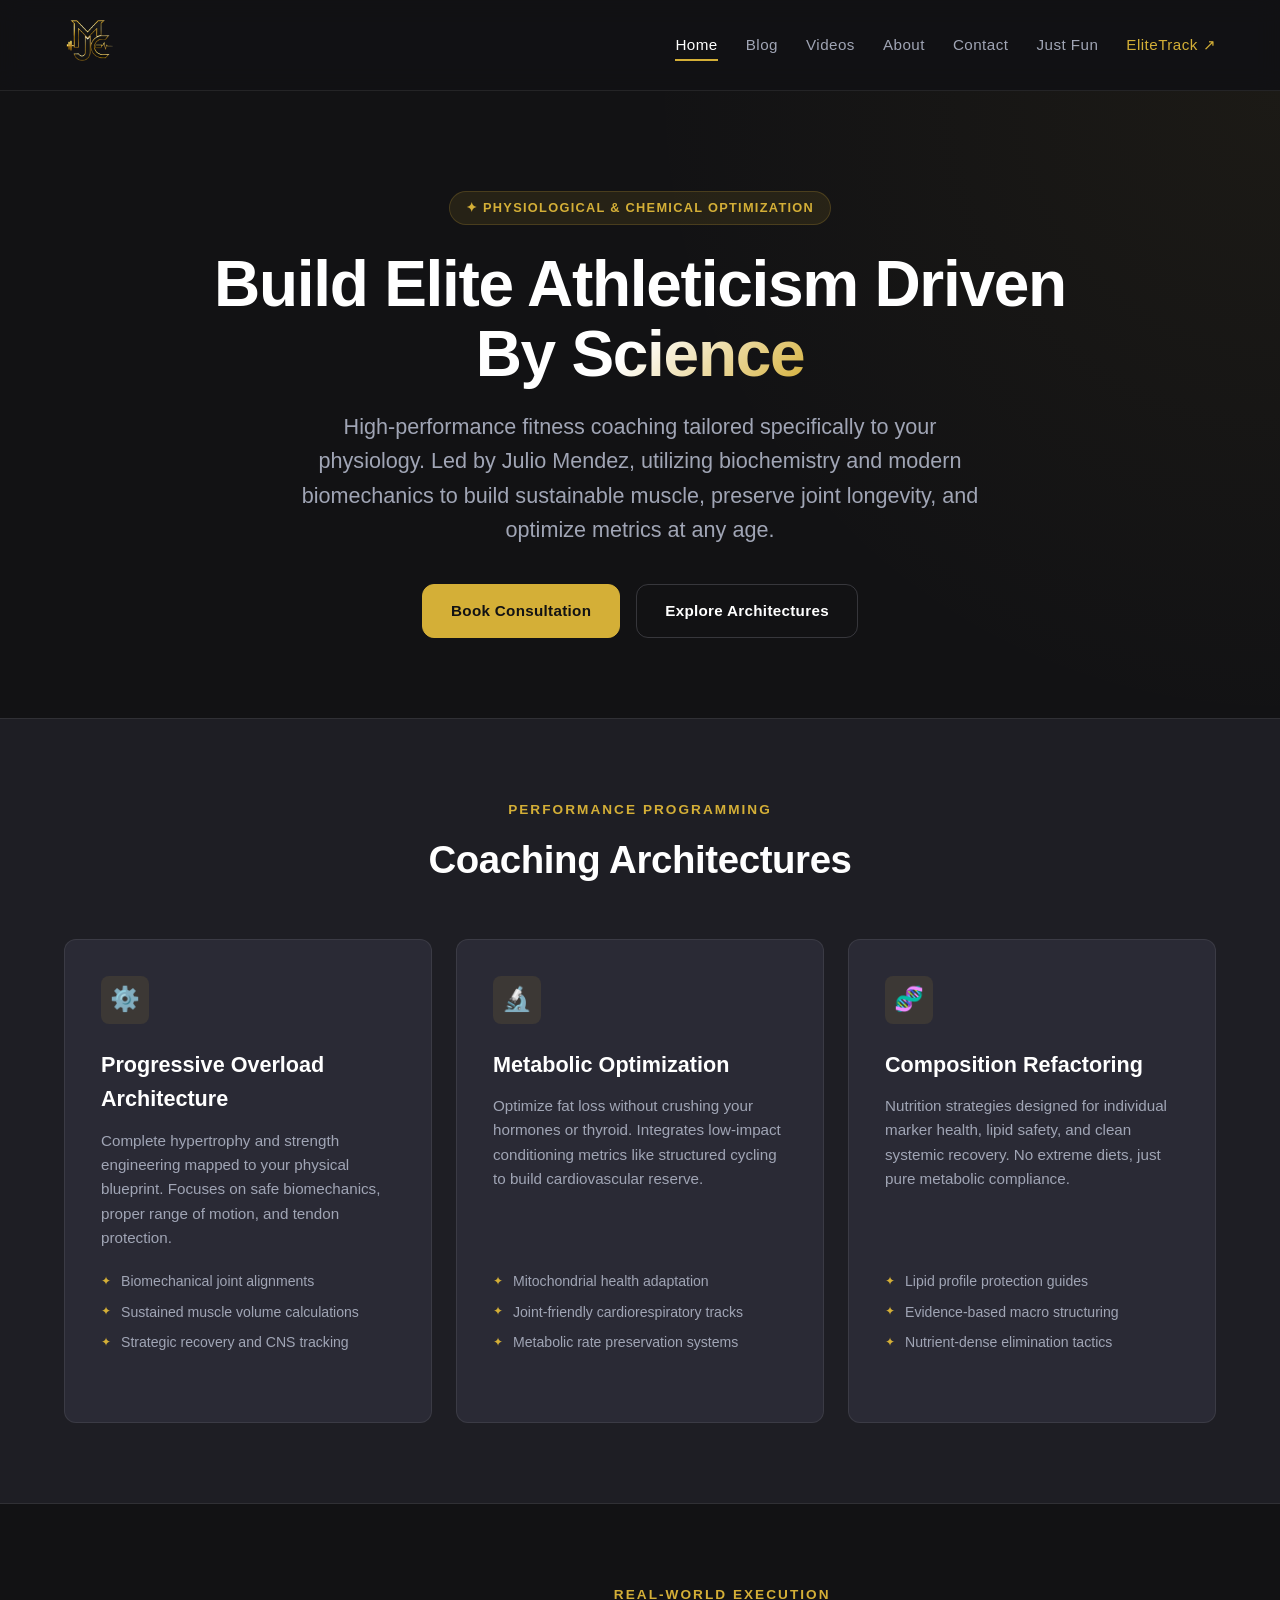
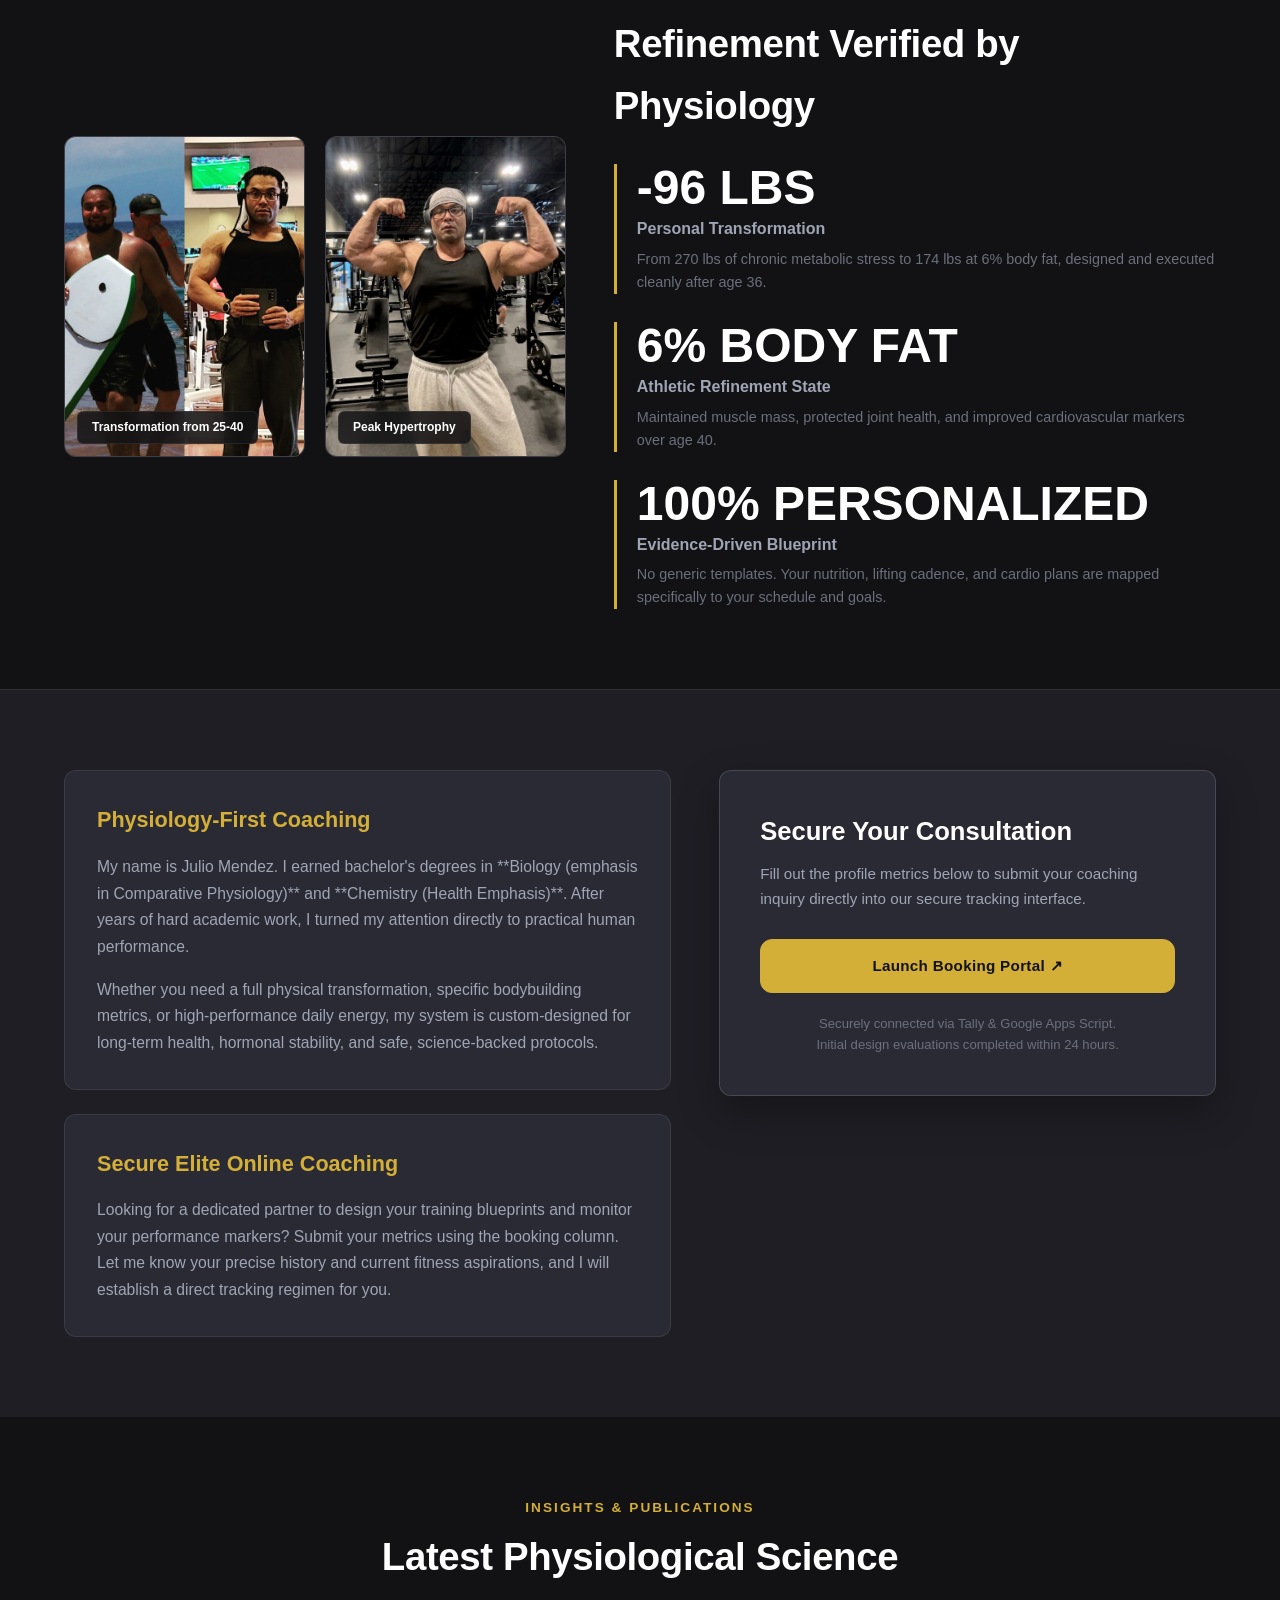
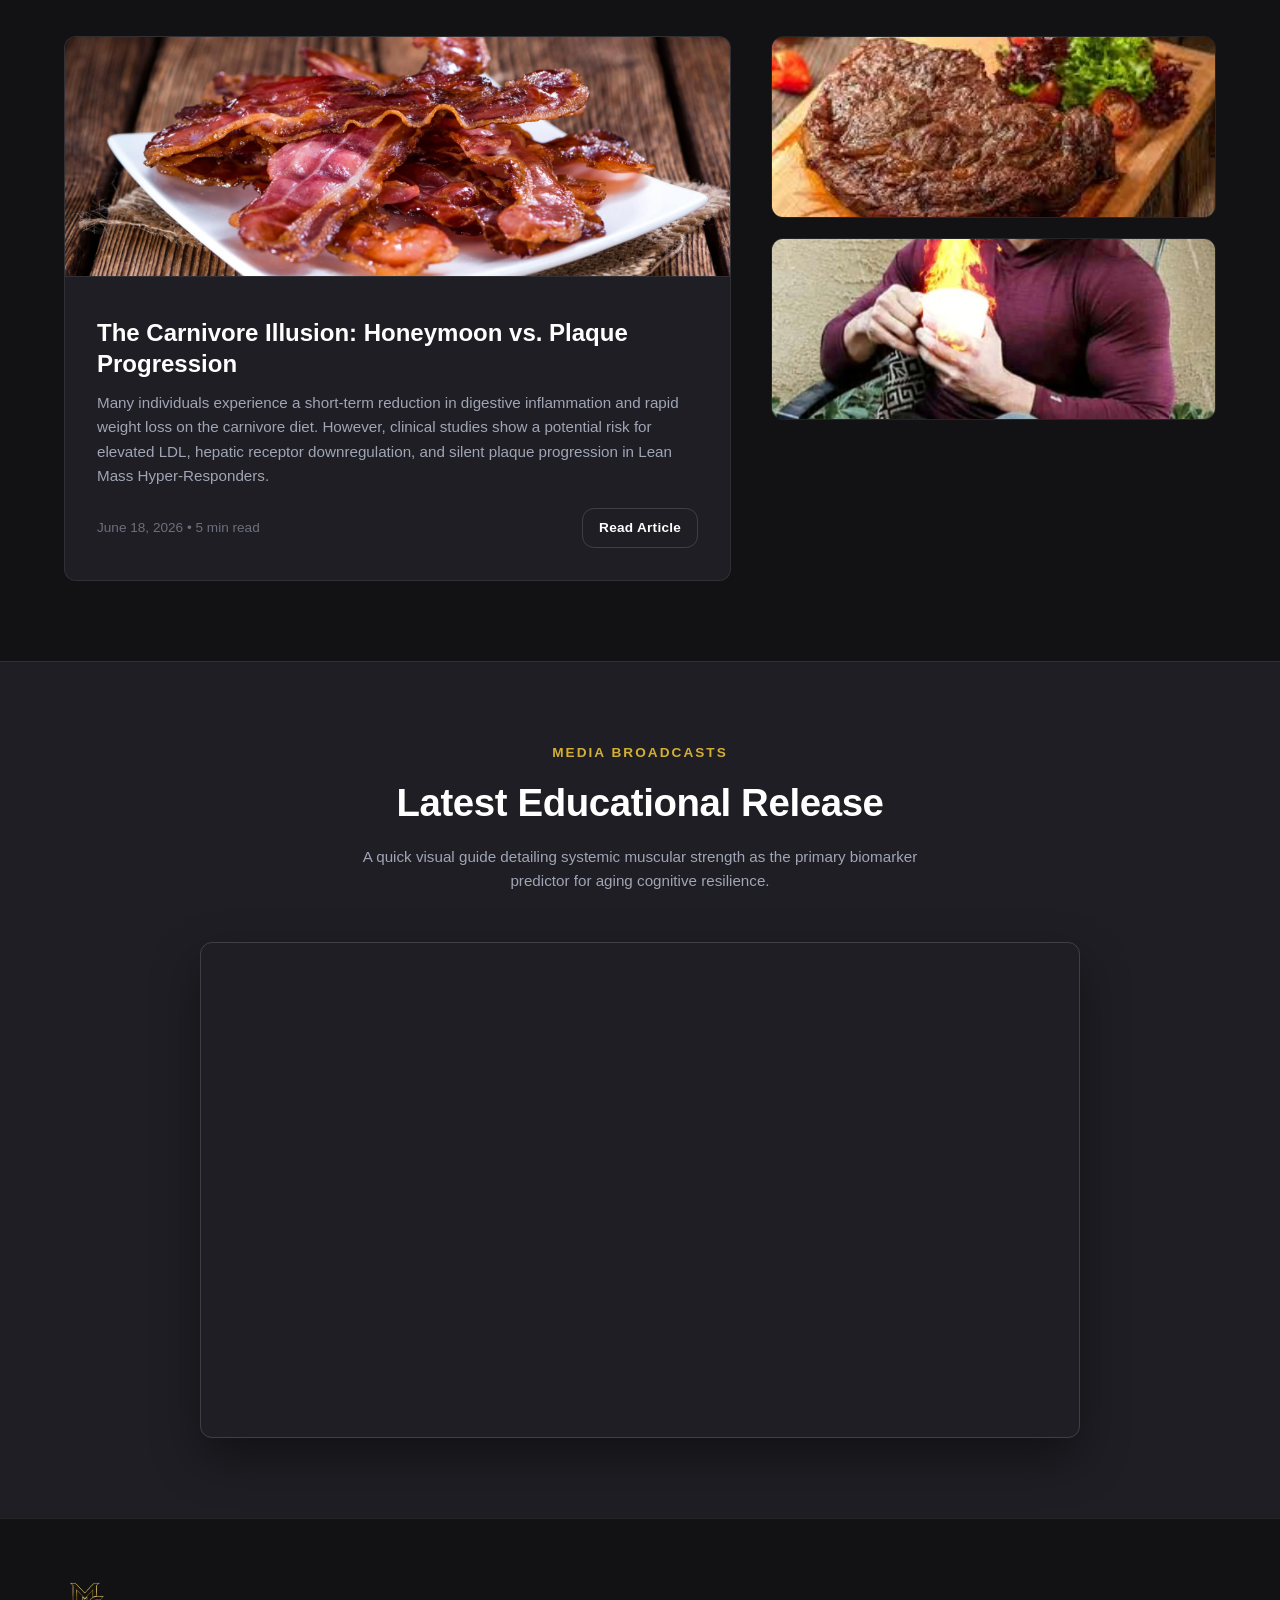
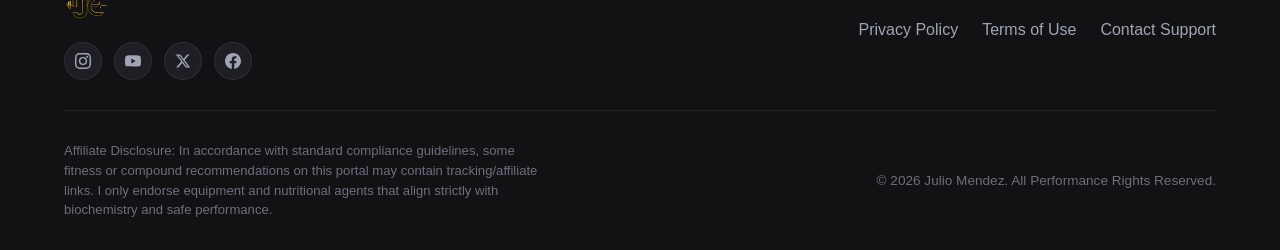
<file: index.html>
<!DOCTYPE html>
<html lang="en">

<head>
    <meta charset="UTF-8" />
    <meta name="viewport" content="width=device-width, initial-scale=1.0" />
    <title>Julio Mendez — Elite Physical Refinement & Conditioning</title>

    <!-- Premium CSS Theme -->
    <link rel="stylesheet" href="assets/css/main.css" />
</head>

<body>

    <!-- HEADER -->
    <header>
        <div class="container header-wrap">
            <div class="logo-wrapper">
                <a href="index.html">
                    <img src="assets/images/logo.png" class="logo" alt="Julio Mendez Physical Refinement Logo" />
                </a>
            </div>
            <nav class="nav-links">
                <a href="index.html" class="active">Home</a>
                <a href="blog/">Blog</a>
                <a href="videos/">Videos</a>
                <a href="about/">About</a>
                <a href="contact/">Contact</a>
                <a href="justfun/">Just Fun</a>
                <a href="https://fitnesstracker-kappa-plum.vercel.app/" target="_blank" rel="noopener noreferrer"
                    class="elitetrack-link">EliteTrack ↗</a>
            </nav>
        </div>
    </header>

    <main>

        <!-- HERO SECTION -->
        <section class="hero-section">
            <div class="container">
                <div class="hero-badge">
                    ✦ Physiological & Chemical Optimization
                </div>
                <h1 class="hero-title">
                    Build Elite Athleticism Driven By <span>Science</span>
                </h1>
                <p class="hero-subtitle">
                    High-performance fitness coaching tailored specifically to your physiology. Led by Julio Mendez,
                    utilizing biochemistry and modern biomechanics to build sustainable muscle, preserve joint
                    longevity, and optimize metrics at any age.
                </p>
                <div class="hero-ctas">
                    <a href="pages/contact.html" class="btn btn-primary">Book Consultation</a>
                    <a href="#architectures" class="btn btn-secondary">Explore Architectures</a>
                </div>
            </div>
        </section>

        <!-- VALUE DRIVEN SECTIONS (Programs & Architecture) -->
        <section class="programs-section" id="architectures">
            <div class="container">
                <div class="section-header">
                    <span class="section-label">Performance Programming</span>
                    <h2 class="section-title">Coaching Architectures</h2>
                </div>

                <div class="programs-grid">

                    <!-- Card 1 -->
                    <div class="program-card">
                        <div class="program-icon">⚙️</div>
                        <h3>Progressive Overload Architecture</h3>
                        <p>
                            Complete hypertrophy and strength engineering mapped to your physical blueprint. Focuses on
                            safe biomechanics, proper range of motion, and tendon protection.
                        </p>
                        <ul class="program-bullets">
                            <li>Biomechanical joint alignments</li>
                            <li>Sustained muscle volume calculations</li>
                            <li>Strategic recovery and CNS tracking</li>
                        </ul>
                    </div>

                    <!-- Card 2 -->
                    <div class="program-card">
                        <div class="program-icon">🔬</div>
                        <h3>Metabolic Optimization</h3>
                        <p>
                            Optimize fat loss without crushing your hormones or thyroid. Integrates low-impact
                            conditioning metrics like structured cycling to build cardiovascular reserve.
                        </p>
                        <ul class="program-bullets">
                            <li>Mitochondrial health adaptation</li>
                            <li>Joint-friendly cardiorespiratory tracks</li>
                            <li>Metabolic rate preservation systems</li>
                        </ul>
                    </div>

                    <!-- Card 3 -->
                    <div class="program-card">
                        <div class="program-icon">🧬</div>
                        <h3>Composition Refactoring</h3>
                        <p>
                            Nutrition strategies designed for individual marker health, lipid safety, and clean systemic
                            recovery. No extreme diets, just pure metabolic compliance.
                        </p>
                        <ul class="program-bullets">
                            <li>Lipid profile protection guides</li>
                            <li>Evidence-based macro structuring</li>
                            <li>Nutrient-dense elimination tactics</li>
                        </ul>
                    </div>

                </div>
            </div>
        </section>

        <!-- EVIDENCE ENGINE (Results Grid) -->
        <section class="results-section">
            <div class="container">
                <div class="results-grid">

                    <div class="results-visuals">
                        <div class="image-frame">
                            <img src="assets/images/myself/25-40.jpg" alt="Julio Mendez Physical Progress Phase" />
                            <div class="image-label">Transformation from 25-40</div>
                        </div>
                        <div class="image-frame">
                            <img src="assets/images/myself/gains.jpeg" alt="Julio Mendez Muscle Mass Phase" />
                            <div class="image-label">Peak Hypertrophy</div>
                        </div>
                    </div>

                    <div class="results-stats">
                        <div>
                            <span class="section-label">Real-World Execution</span>
                            <h2 class="section-title">Refinement Verified by Physiology</h2>
                        </div>

                        <div class="stat-item">
                            <div class="stat-number">-96 LBS</div>
                            <div class="stat-label">Personal Transformation</div>
                            <div class="stat-desc">From 270 lbs of chronic metabolic stress to 174 lbs at 6% body fat,
                                designed and executed cleanly after age 36.</div>
                        </div>

                        <div class="stat-item">
                            <div class="stat-number">6% BODY FAT</div>
                            <div class="stat-label">Athletic Refinement State</div>
                            <div class="stat-desc">Maintained muscle mass, protected joint health, and improved
                                cardiovascular markers over age 40.</div>
                        </div>

                        <div class="stat-item">
                            <div class="stat-number">100% PERSONALIZED</div>
                            <div class="stat-label">Evidence-Driven Blueprint</div>
                            <div class="stat-desc">No generic templates. Your nutrition, lifting cadence, and cardio
                                plans are mapped specifically to your schedule and goals.</div>
                        </div>
                    </div>

                </div>
            </div>
        </section>

        <!-- INTEGRATION AND CONVERSION CONSOLE -->
        <section class="conversion-section">
            <div class="container">
                <div class="conversion-layout">

                    <div class="info-column">
                        <div class="info-card">
                            <h3>Physiology-First Coaching</h3>
                            <p>
                                My name is Julio Mendez. I earned bachelor's degrees in **Biology (emphasis in
                                Comparative Physiology)** and **Chemistry (Health Emphasis)**. After years of hard
                                academic work, I turned my attention directly to practical human performance.
                            </p>
                            <p>
                                Whether you need a full physical transformation, specific bodybuilding metrics, or
                                high-performance daily energy, my system is custom-designed for long-term health,
                                hormonal stability, and safe, science-backed protocols.
                            </p>
                        </div>

                        <div class="info-card">
                            <h3>Secure Elite Online Coaching</h3>
                            <p>
                                Looking for a dedicated partner to design your training blueprints and monitor your
                                performance markers? Submit your metrics using the booking column. Let me know your
                                precise history and current fitness aspirations, and I will establish a direct tracking
                                regimen for you.
                            </p>
                        </div>
                    </div>

                    <!-- CONVERSION CARD -->
                    <div class="form-column">
                        <h3>Secure Your Consultation</h3>
                        <p>Fill out the profile metrics below to submit your coaching inquiry directly into our secure
                            tracking interface.</p>

                        <a href="pages/contact.html" class="btn btn-primary"
                            style="width: 100%; margin-bottom: 20px; text-align: center;">
                            Launch Booking Portal ↗
                        </a>

                        <div style="font-size: 0.82rem; text-align: center; color: var(--text-muted);">
                            Securely connected via Tally &amp; Google Apps Script.
                            <br>Initial design evaluations completed within 24 hours.
                        </div>
                    </div>

                </div>
            </div>
        </section>

        <!-- DYNAMIC BLOG PREVIEW & MEDIA SECTION -->
        <section class="media-section">
            <div class="container">
                <div class="section-header">
                    <span class="section-label">Insights &amp; Publications</span>
                    <h2 class="section-title">Latest Physiological Science</h2>
                </div>

                <div class="media-grid">

                    <!-- Left Large Blog Card -->
                    <article class="blog-preview-card">
                        <img src="assets/images/nutrition/Bacon.jpg" class="blog-hero-image"
                            alt="Carnivore Diet Saturated Fats Analysis" />
                        <div class="blog-preview-content">
                            <h3><a href="blog/carnivore.html">The Carnivore Illusion: Honeymoon vs. Plaque
                                    Progression</a></h3>
                            <p>
                                Many individuals experience a short-term reduction in digestive inflammation and rapid
                                weight loss on the carnivore diet. However, clinical studies show a potential risk for
                                elevated LDL, hepatic receptor downregulation, and silent plaque progression in Lean
                                Mass Hyper-Responders.
                            </p>
                            <div style="display: flex; justify-content: space-between; align-items: center;">
                                <span style="font-size: 0.85rem; color: var(--text-muted);">June 18, 2026 • 5 min
                                    read</span>
                                <a href="pages/blog/Carnivore.html" class="btn btn-secondary"
                                    style="padding: 8px 16px; font-size: 0.85rem;">Read Article</a>
                            </div>
                        </div>
                    </article>

                    <!-- Right Small Panels -->
                    <div class="media-right-panel">
                        <div class="asset-box">
                            <img src="assets/images/nutrition/steak.jpg"
                                alt="Organ Meat Nutrition and Saturated Fats" />
                        </div>
                        <div class="asset-box">
                            <img src="assets/images/training/SittingFit.JPG" alt="Low-Impact Cycling Active Recovery" />
                        </div>
                    </div>

                </div>
            </div>
        </section>

        <!-- LATEST VIDEO EXPLAINER -->
        <section class="video-feature">
            <div class="container">
                <div class="section-header">
                    <span class="section-label">Media Broadcasts</span>
                    <h2 class="section-title">Latest Educational Release</h2>
                    <p
                        style="color: var(--text-secondary); max-width: 600px; margin: 12px auto 0 auto; font-size: 0.95rem;">
                        A quick visual guide detailing systemic muscular strength as the primary biomarker predictor for
                        aging cognitive resilience.
                    </p>
                </div>

                <div class="video-wrapper">
                    <iframe src="https://www.youtube.com/embed/BVII_WZAC5I?si=k0zuBZcMYkrs3hSx"
                        title="Sarcopenia and Aging Brain Protective Dynamics"
                        allow="accelerometer; autoplay; clipboard-write; encrypted-media; gyroscope; picture-in-picture; web-share"
                        referrerpolicy="strict-origin-when-cross-origin" allowfullscreen>
                    </iframe>
                </div>
            </div>
        </section>

    </main>

    <!-- FOOTER -->
    <footer class="site-footer">
        <div class="container">
            <div class="footer-top">
                <div class="footer-logo">
                    <img src="assets/images/logo.png" alt="Julio Mendez Physical Refinement Logo" />

                    <!-- Social Media Deck -->
                    <div class="footer-socials">
                        <!-- Instagram -->
                        <a href="https://instagram.com" target="_blank" rel="noopener noreferrer" class="social-icon"
                            aria-label="Instagram">
                            <svg viewBox="0 0 24 24">
                                <path
                                    d="M12 2.163c3.204 0 3.584.012 4.85.07 3.252.148 4.771 1.691 4.919 4.919.058 1.265.069 1.645.069 4.849 0 3.205-.012 3.584-.069 4.849-.149 3.225-1.664 4.771-4.919 4.919-1.266.058-1.644.07-4.85.07-3.204 0-3.584-.012-4.849-.07-3.26-.149-4.771-1.699-4.919-4.92-.058-1.265-.07-1.644-.07-4.849 0-3.204.013-3.583.07-4.849.149-3.227 1.664-4.771 4.919-4.919 1.266-.057 1.645-.069 4.849-.069zM12 0C8.741 0 8.333.014 7.053.072 2.695.272.273 2.69.073 7.051.014 8.333 0 8.741 0 12c0 3.259.014 3.668.072 4.948.2 4.358 2.618 6.78 6.98 6.98 1.281.058 1.689.072 4.948.072 3.259 0 3.668-.014 4.948-.072 4.354-.2 6.782-2.618 6.979-6.98.059-1.28.073-1.689.073-4.948 0-3.259-.014-3.667-.072-4.947-.196-4.354-2.617-6.78-6.979-6.98C15.668.014 15.259 0 12 0zm0 5.838a6.162 6.162 0 1 0 0 12.324 6.162 6.162 0 0 0 0-12.324zM12 16a4 4 0 1 1 0-8 4 4 0 0 1 0 8zm6.406-11.845a1.44 1.44 0 1 0 0 2.881 1.44 1.44 0 0 0 0-2.881z" />
                            </svg>
                        </a>
                        <!-- YouTube -->
                        <a href="https://youtube.com" target="_blank" rel="noopener noreferrer" class="social-icon"
                            aria-label="YouTube">
                            <svg viewBox="0 0 24 24">
                                <path
                                    d="M23.498 6.163a3.003 3.003 0 0 0-2.11-2.11C19.517 3.545 12 3.545 12 3.545s-7.517 0-9.388.507a3.003 3.003 0 0 0-2.11 2.11C0 8.033 0 12 0 12s0 3.967.502 5.837a3.003 3.003 0 0 0 2.11 2.11C4.483 20.455 12 20.455 12 20.455s7.517 0 9.388-.507a3.003 3.003 0 0 0 2.11-2.11C24 15.967 24 12 24 12s0-3.967-.502-5.837zM9.545 15.568V8.432L15.818 12l-6.273 3.568z" />
                            </svg>
                        </a>
                        <!-- X (Twitter) -->
                        <a href="https://x.com" target="_blank" rel="noopener noreferrer" class="social-icon"
                            aria-label="X (formerly Twitter)">
                            <svg viewBox="0 0 24 24">
                                <path
                                    d="M18.244 2.25h3.308l-7.227 8.26 8.502 11.24H16.17l-5.214-6.817L4.99 21.75H1.68l7.73-8.835L1.254 2.25H8.08l4.713 6.231zm-1.161 17.52h1.833L7.084 4.126H5.117z" />
                            </svg>
                        </a>
                        <!-- Facebook -->
                        <a href="https://facebook.com" target="_blank" rel="noopener noreferrer" class="social-icon"
                            aria-label="Facebook">
                            <svg viewBox="0 0 24 24">
                                <path
                                    d="M24 12.073c0-6.627-5.373-12-12-12s-12 5.373-12 12c0 5.99 4.388 10.954 10.125 11.854v-8.385H7.078v-3.47h3.047V9.43c0-3.007 1.792-4.669 4.533-4.669 1.312 0 2.686.235 2.686.235v2.953H15.83c-1.491 0-1.956.925-1.956 1.874v2.25h3.328l-.532 3.47h-2.796v8.385C19.612 23.027 24 18.062 24 12.073z" />
                            </svg>
                        </a>
                    </div>
                </div>
                <div class="footer-links">
                    <a href="#">Privacy Policy</a>
                    <a href="#">Terms of Use</a>
                    <a href="pages/contact.html">Contact Support</a>
                </div>
            </div>
            <div class="footer-bottom">
                <div class="affiliate-info">
                    Affiliate Disclosure: In accordance with standard compliance guidelines, some fitness or compound
                    recommendations on this portal may contain tracking/affiliate links. I only endorse equipment and
                    nutritional agents that align strictly with biochemistry and safe performance.
                </div>
                <div>
                    &copy; 2026 Julio Mendez. All Performance Rights Reserved.
                </div>
            </div>
        </div>
    </footer>

</body>

</html>
</file>
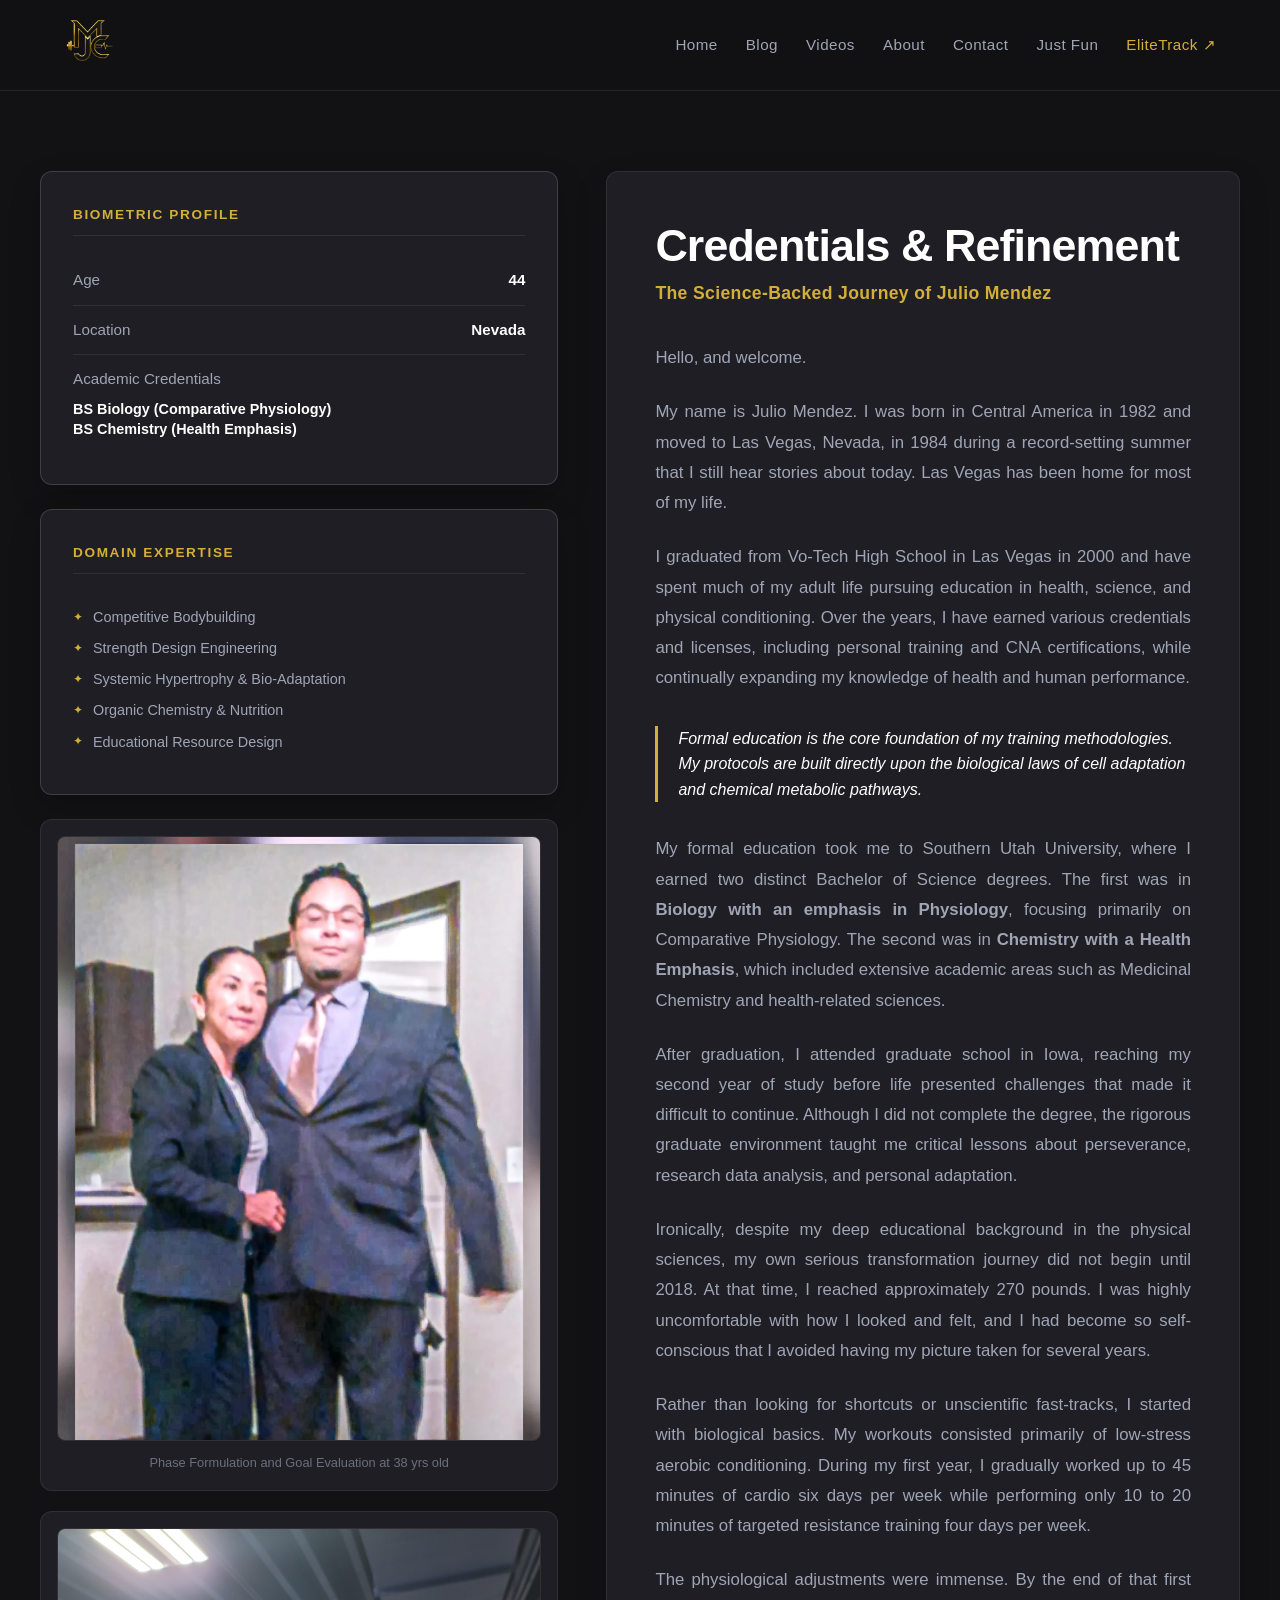
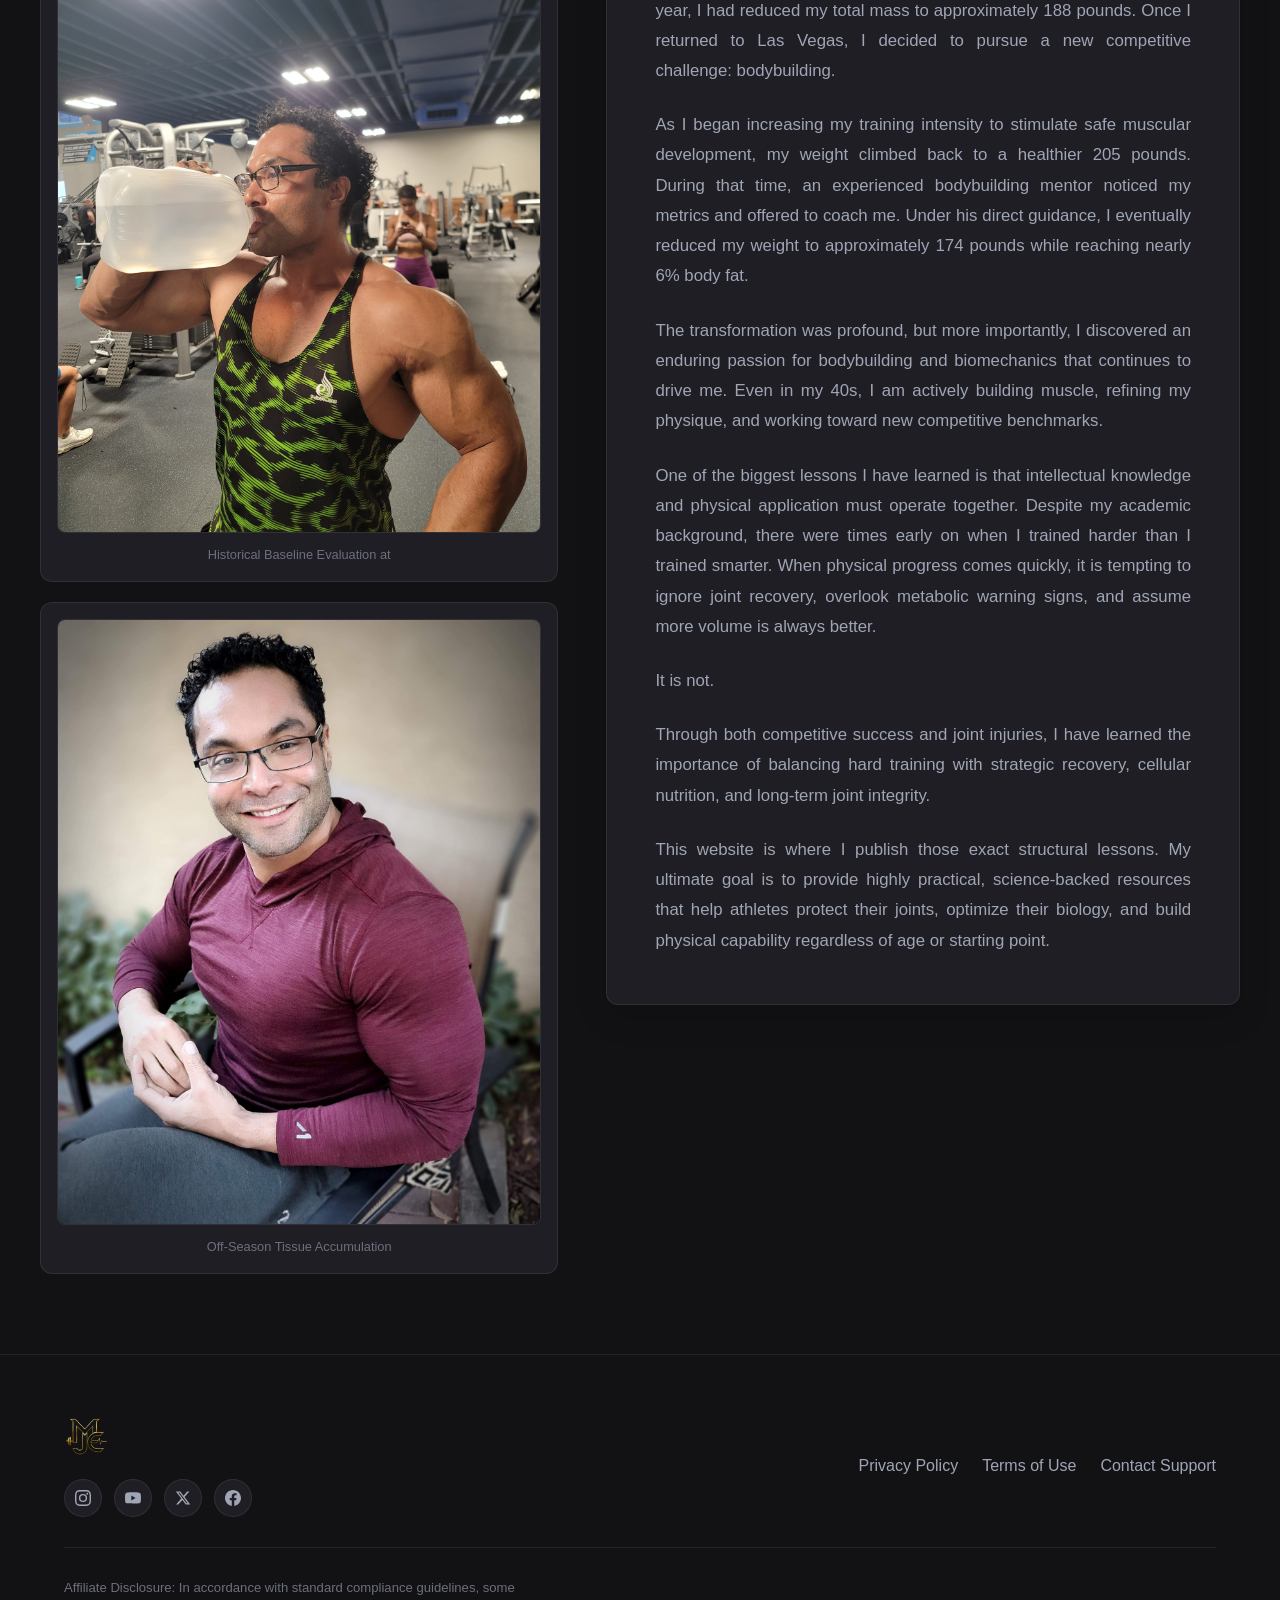
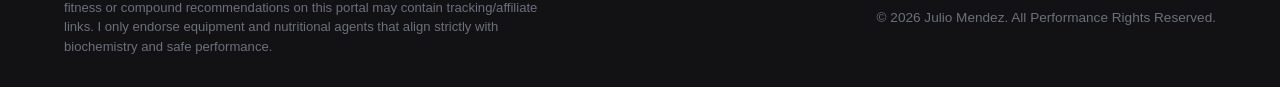
<file: about/index.html>
<!DOCTYPE html>
<html lang="en">

<head>
    <meta charset="UTF-8" />
    <meta name="viewport" content="width=device-width, initial-scale=1.0" />
    <title>About Julio Mendez — Physiological Credentials</title>

    <!-- Page Specific Style Sheet -->

    <link rel="stylesheet" href="../assets/css/main.css" />
    <link rel="stylesheet" href="../assets/css/about.css" />
</head>

<body>

    <!-- HEADER -->
    <header>
        <div class="container header-wrap">
            <div class="logo-wrapper">
                <a href="../">
                    <img src="../assets/images/logo.png" class="logo" alt="Julio Mendez Physical Refinement Logo" />
                </a>
            </div>
            <nav class="nav-links">
                <a href="../">Home</a>
                <a href="../blog/">Blog</a>
                <a href="../videos/">Videos</a>
                <a href="../about/">About</a>
                <a href="../contact/">Contact</a>
                <a href="../justfun/">Just Fun</a>
                <a href="https://fitnesstracker-kappa-plum.vercel.app/" target="_blank" rel="noopener noreferrer"
                    class="elitetrack-link">EliteTrack ↗</a>
            </nav>
        </div>
    </header>

    <main>
        <div class="container about-layout">

            <!-- LEFT COLUMN: DIAGNOSTIC PROFILER -->
            <aside class="profile-sidebar">

                <!-- Stats Card -->
                <div class="diagnostic-card">
                    <div class="diagnostic-title">Biometric Profile</div>

                    <div class="metric-row">
                        <span class="metric-label">Age</span>
                        <span class="metric-value">44</span>
                    </div>

                    <div class="metric-row">
                        <span class="metric-label">Location</span>
                        <span class="metric-value">Nevada</span>
                    </div>

                    <div class="metric-row" style="flex-direction: column; align-items: flex-start; gap: 8px;">
                        <span class="metric-label">Academic Credentials</span>
                        <span class="metric-value" style="font-size: 0.9rem; line-height: 1.4;">
                            BS Biology (Comparative Physiology)<br>
                            BS Chemistry (Health Emphasis)
                        </span>
                    </div>
                </div>

                <!-- Interests Card -->
                <div class="diagnostic-card">
                    <div class="diagnostic-title">Domain Expertise</div>
                    <ul class="interests-list">
                        <li>Competitive Bodybuilding</li>
                        <li>Strength Design Engineering</li>
                        <li>Systemic Hypertrophy &amp; Bio-Adaptation</li>
                        <li>Organic Chemistry &amp; Nutrition</li>
                        <li>Educational Resource Design</li>
                    </ul>
                </div>

                <!-- Physical Visual Tracker Block -->
                <div class="media-deck">

                    <div class="media-card">
                        <div class="media-frame">
                            <img src="../assets/images/myself/heavy.jpg" alt="Julio Mendez Starting Point 38 yrs" />
                        </div>
                        <div class="media-caption">Phase Formulation and Goal Evaluation at 38 yrs old</div>
                    </div>

                    <div class="media-card">
                        <div class="media-frame">
                            <img src="../assets/images/myself/thirsty.jpg" alt="Historical Transformation age 40" />
                        </div>
                        <div class="media-caption">Historical Baseline Evaluation at</div>
                    </div>

                    <div class="media-card">
                        <div class="media-frame">
                            <img src="../assets/images/myself/smile.jpeg" alt="Julio Mendez Conditioning State" />
                        </div>
                        <div class="media-caption">Off-Season Tissue Accumulation</div>
                    </div>

                </div>

            </aside>

            <!-- RIGHT COLUMN: THE NARRATIVE READ PANE -->
            <section class="story-pane">
                <h1>Credentials &amp; Refinement</h1>
                <div class="story-subtitle">The Science-Backed Journey of Julio Mendez</div>

                <div class="story-content">
                    <p>
                        Hello, and welcome.
                    </p>
                    <p>
                        My name is Julio Mendez. I was born in Central America in 1982 and moved to Las Vegas, Nevada,
                        in 1984 during a record-setting summer that I still hear stories about today. Las Vegas has been
                        home for most of my life.
                    </p>
                    <p>
                        I graduated from Vo-Tech High School in Las Vegas in 2000 and have spent much of my adult life
                        pursuing education in health, science, and physical conditioning. Over the years, I have earned
                        various credentials and licenses, including personal training and CNA certifications, while
                        continually expanding my knowledge of health and human performance.
                    </p>

                    <div class="story-highlight">
                        Formal education is the core foundation of my training methodologies. My protocols are built
                        directly upon the biological laws of cell adaptation and chemical metabolic pathways.
                    </div>

                    <p>
                        My formal education took me to Southern Utah University, where I earned two distinct Bachelor of
                        Science degrees. The first was in <strong>Biology with an emphasis in Physiology</strong>,
                        focusing primarily on Comparative Physiology. The second was in <strong>Chemistry with a Health
                            Emphasis</strong>, which included extensive academic areas such as Medicinal Chemistry and
                        health-related sciences.
                    </p>
                    <p>
                        After graduation, I attended graduate school in Iowa, reaching my second year of study before
                        life presented challenges that made it difficult to continue. Although I did not complete the
                        degree, the rigorous graduate environment taught me critical lessons about perseverance,
                        research data analysis, and personal adaptation.
                    </p>
                    <p>
                        Ironically, despite my deep educational background in the physical sciences, my own serious
                        transformation journey did not begin until 2018. At that time, I reached approximately 270
                        pounds. I was highly uncomfortable with how I looked and felt, and I had become so
                        self-conscious that I avoided having my picture taken for several years.
                    </p>
                    <p>
                        Rather than looking for shortcuts or unscientific fast-tracks, I started with biological basics.
                        My workouts consisted primarily of low-stress aerobic conditioning. During my first year, I
                        gradually worked up to 45 minutes of cardio six days per week while performing only 10 to 20
                        minutes of targeted resistance training four days per week.
                    </p>
                    <p>
                        The physiological adjustments were immense. By the end of that first year, I had reduced my
                        total mass to approximately 188 pounds. Once I returned to Las Vegas, I decided to pursue a new
                        competitive challenge: bodybuilding.
                    </p>
                    <p>
                        As I began increasing my training intensity to stimulate safe muscular development, my weight
                        climbed back to a healthier 205 pounds. During that time, an experienced bodybuilding mentor
                        noticed my metrics and offered to coach me. Under his direct guidance, I eventually reduced my
                        weight to approximately 174 pounds while reaching nearly 6% body fat.
                    </p>
                    <p>
                        The transformation was profound, but more importantly, I discovered an enduring passion for
                        bodybuilding and biomechanics that continues to drive me. Even in my 40s, I am actively building
                        muscle, refining my physique, and working toward new competitive benchmarks.
                    </p>
                    <p>
                        One of the biggest lessons I have learned is that intellectual knowledge and physical
                        application must operate together. Despite my academic background, there were times early on
                        when I trained harder than I trained smarter. When physical progress comes quickly, it is
                        tempting to ignore joint recovery, overlook metabolic warning signs, and assume more volume is
                        always better.
                    </p>
                    <p>
                        It is not.
                    </p>
                    <p>
                        Through both competitive success and joint injuries, I have learned the importance of balancing
                        hard training with strategic recovery, cellular nutrition, and long-term joint integrity.
                    </p>
                    <p>
                        This website is where I publish those exact structural lessons. My ultimate goal is to provide
                        highly practical, science-backed resources that help athletes protect their joints, optimize
                        their biology, and build physical capability regardless of age or starting point.
                    </p>
                </div>
            </section>

        </div>
    </main>

    <!-- FOOTER -->
    <footer class="site-footer">
        <div class="container">
            <div class="footer-top">
                <div class="footer-logo">
                    <img src="../assets/images/logo.png" alt="Julio Mendez Physical Refinement Logo" />

                    <!-- Social Media Deck -->
                    <div class="footer-socials">
                        <!-- Instagram -->
                        <a href="https://instagram.com" target="_blank" rel="noopener noreferrer" class="social-icon"
                            aria-label="Instagram">
                            <svg viewBox="0 0 24 24">
                                <path
                                    d="M12 2.163c3.204 0 3.584.012 4.85.07 3.252.148 4.771 1.691 4.919 4.919.058 1.265.069 1.645.069 4.849 0 3.205-.012 3.584-.069 4.849-.149 3.225-1.664 4.771-4.919 4.919-1.266.058-1.644.07-4.85.07-3.204 0-3.584-.012-4.849-.07-3.26-.149-4.771-1.699-4.919-4.92-.058-1.265-.07-1.644-.07-4.849 0-3.204.013-3.583.07-4.849.149-3.227 1.664-4.771 4.919-4.919 1.266-.057 1.645-.069 4.849-.069zM12 0C8.741 0 8.333.014 7.053.072 2.695.272.273 2.69.073 7.051.014 8.333 0 8.741 0 12c0 3.259.014 3.668.072 4.948.2 4.358 2.618 6.78 6.98 6.98 1.281.058 1.689.072 4.948.072 3.259 0 3.668-.014 4.948-.072 4.354-.2 6.782-2.618 6.979-6.98.059-1.28.073-1.689.073-4.948 0-3.259-.014-3.667-.072-4.947-.196-4.354-2.617-6.78-6.979-6.98C15.668.014 15.259 0 12 0zm0 5.838a6.162 6.162 0 1 0 0 12.324 6.162 6.162 0 0 0 0-12.324zM12 16a4 4 0 1 1 0-8 4 4 0 0 1 0 8zm6.406-11.845a1.44 1.44 0 1 0 0 2.881 1.44 1.44 0 0 0 0-2.881z" />
                            </svg>
                        </a>
                        <!-- YouTube -->
                        <a href="https://youtube.com" target="_blank" rel="noopener noreferrer" class="social-icon"
                            aria-label="YouTube">
                            <svg viewBox="0 0 24 24">
                                <path
                                    d="M23.498 6.163a3.003 3.003 0 0 0-2.11-2.11C19.517 3.545 12 3.545 12 3.545s-7.517 0-9.388.507a3.003 3.003 0 0 0-2.11 2.11C0 8.033 0 12 0 12s0 3.967.502 5.837a3.003 3.003 0 0 0 2.11 2.11C4.483 20.455 12 20.455 12 20.455s7.517 0 9.388-.507a3.003 3.003 0 0 0 2.11-2.11C24 15.967 24 12 24 12s0-3.967-.502-5.837zM9.545 15.568V8.432L15.818 12l-6.273 3.568z" />
                            </svg>
                        </a>
                        <!-- X (Twitter) -->
                        <a href="https://x.com" target="_blank" rel="noopener noreferrer" class="social-icon"
                            aria-label="X (formerly Twitter)">
                            <svg viewBox="0 0 24 24">
                                <path
                                    d="M18.244 2.25h3.308l-7.227 8.26 8.502 11.24H16.17l-5.214-6.817L4.99 21.75H1.68l7.73-8.835L1.254 2.25H8.08l4.713 6.231zm-1.161 17.52h1.833L7.084 4.126H5.117z" />
                            </svg>
                        </a>
                        <!-- Facebook -->
                        <a href="https://facebook.com" target="_blank" rel="noopener noreferrer" class="social-icon"
                            aria-label="Facebook">
                            <svg viewBox="0 0 24 24">
                                <path
                                    d="M24 12.073c0-6.627-5.373-12-12-12s-12 5.373-12 12c0 5.99 4.388 10.954 10.125 11.854v-8.385H7.078v-3.47h3.047V9.43c0-3.007 1.792-4.669 4.533-4.669 1.312 0 2.686.235 2.686.235v2.953H15.83c-1.491 0-1.956.925-1.956 1.874v2.25h3.328l-.532 3.47h-2.796v8.385C19.612 23.027 24 18.062 24 12.073z" />
                            </svg>
                        </a>
                    </div>
                </div>
                <div class="footer-links">
                    <a href="#">Privacy Policy</a>
                    <a href="#">Terms of Use</a>
                    <a href="../contact/">Contact Support</a>
                </div>
            </div>
            <div class="footer-bottom">
                <div class="affiliate-info">
                    Affiliate Disclosure: In accordance with standard compliance guidelines, some fitness or compound
                    recommendations on this portal may contain tracking/affiliate links. I only endorse equipment and
                    nutritional agents that align strictly with biochemistry and safe performance.
                </div>
                <div>
                    &copy; 2026 Julio Mendez. All Performance Rights Reserved.
                </div>
            </div>
        </div>
    </footer>

</body>

</html>
</file>
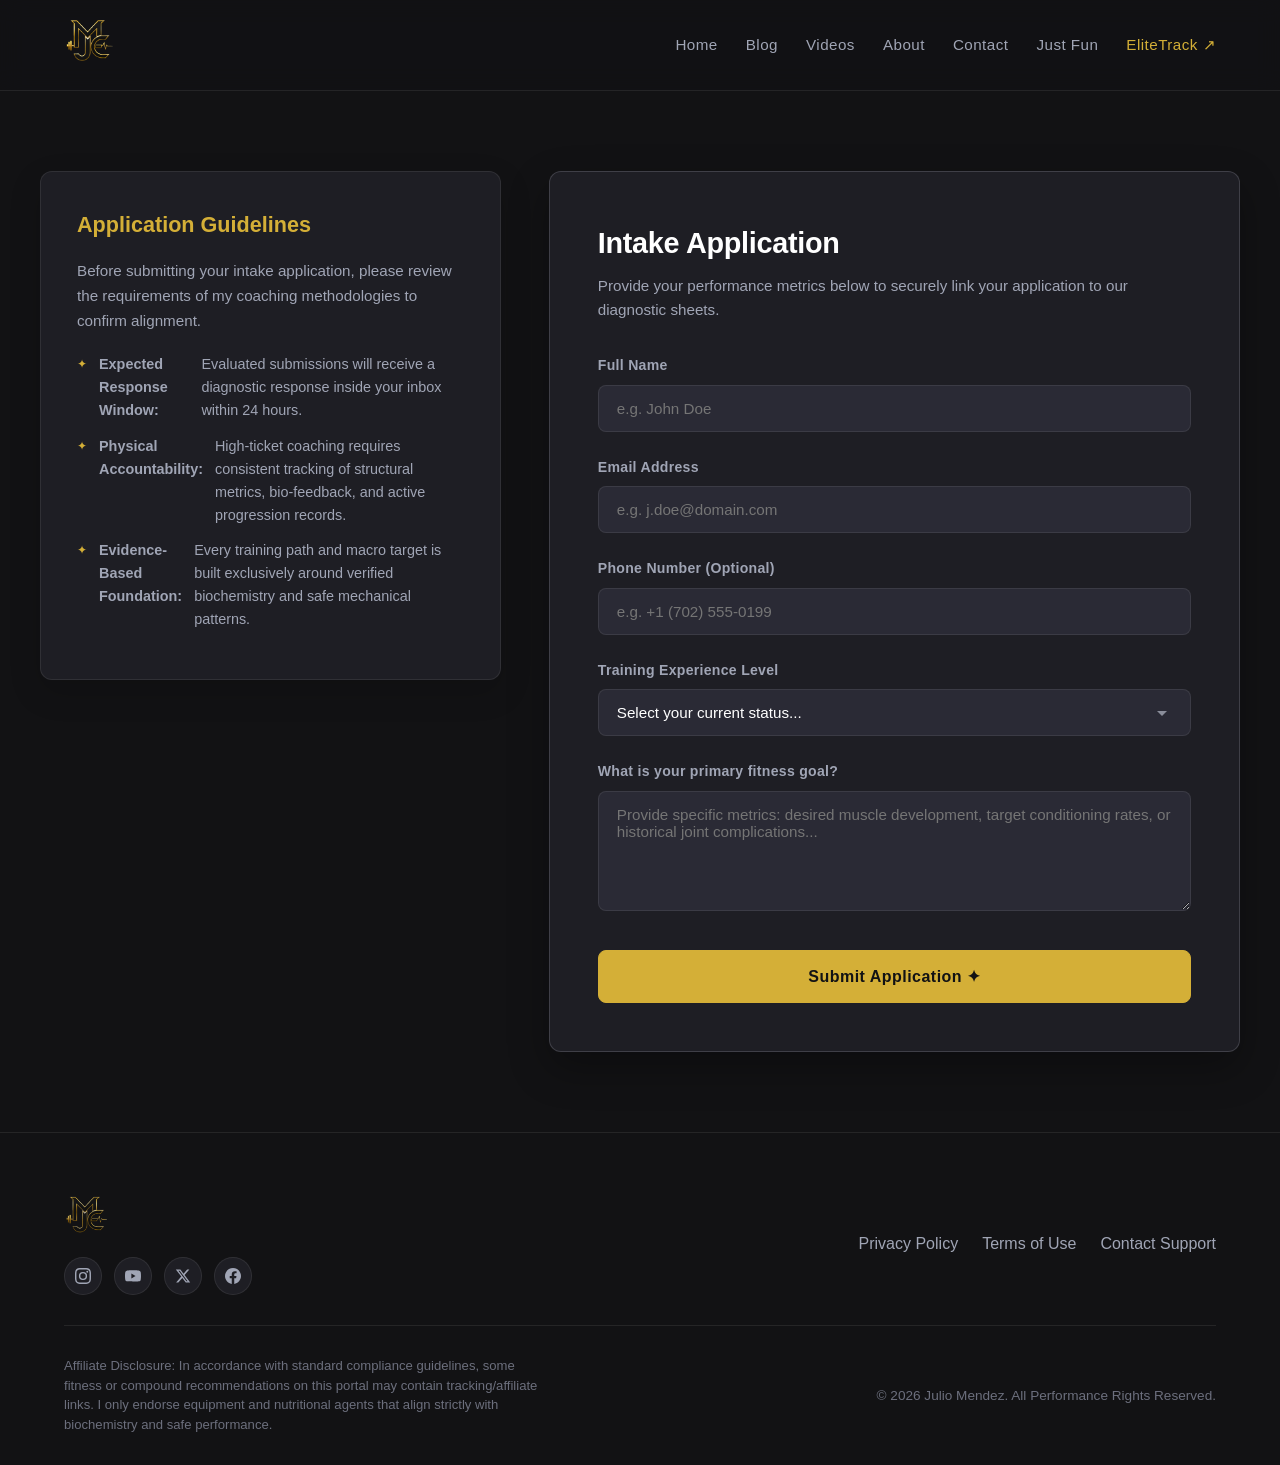
<file: contact/index.html>
<!DOCTYPE html>
<html lang="en">

<head>
    <meta charset="UTF-8" />
    <meta name="viewport" content="width=device-width, initial-scale=1.0" />
    <title>Elite Performance Intake — Julio Mendez</title>

    <!-- Balanced Unified Stylesheets -->
    <link rel="stylesheet" href="../assets/css/main.css" />
    <link rel="stylesheet" href="../assets/css/contact.css" />
</head>

<body>

    <!-- HEADER -->
    <header>
        <div class="container header-wrap">
            <div class="logo-wrapper">
                <a href="../">
                    <img src="../assets/images/logo.png" class="logo" alt="Julio Mendez Physical Refinement Logo" />
                </a>
            </div>
            <nav class="nav-links">
                <a href="../">Home</a>
                <a href="../blog/">Blog</a>
                <a href="../videos/">Videos</a>
                <a href="../about/">About</a>
                <a href="../contact/">Contact</a>
                <a href="../justfun/">Just Fun</a>
                <a href="https://fitnesstracker-kappa-plum.vercel.app/" target="_blank" rel="noopener noreferrer"
                    class="elitetrack-link">EliteTrack ↗</a>
            </nav>
        </div>
    </header>

    <main>
        <div class="container contact-layout">

            <!-- LEFT COLUMN: INTAKE PROTOCOLS -->
            <aside class="guidelines-panel">
                <h3>Application Guidelines</h3>
                <p>
                    Before submitting your intake application, please review the requirements of my coaching
                    methodologies to confirm alignment.
                </p>

                <ul class="guidelines-list">
                    <li>
                        <strong>Expected Response Window:</strong> Evaluated submissions will receive a diagnostic
                        response inside your inbox within 24 hours.
                    </li>
                    <li>
                        <strong>Physical Accountability:</strong> High-ticket coaching requires consistent tracking of
                        structural metrics, bio-feedback, and active progression records.
                    </li>
                    <li>
                        <strong>Evidence-Based Foundation:</strong> Every training path and macro target is built
                        exclusively around verified biochemistry and safe mechanical patterns.
                    </li>
                </ul>
            </aside>

            <!-- RIGHT COLUMN: THE SECURE FORM -->
            <section class="coaching-form-card">
                <h2>Intake Application</h2>
                <p>Provide your performance metrics below to securely link your application to our diagnostic sheets.
                </p>

                <form id="fitnessCoachingForm">

                    <!-- Invisible Spam Trap (Honeypot) -->
                    <input type="text" name="clientWebsite" id="clientWebsite" tabindex="-1" autocomplete="off"
                        style="display: none !important;" />

                    <!-- Name Field -->
                    <div class="form-group">
                        <label for="clientName">Full Name</label>
                        <input type="text" id="clientName" name="clientName" class="form-control"
                            placeholder="e.g. John Doe" required />
                    </div>

                    <!-- Email Field -->
                    <div class="form-group">
                        <label for="clientEmail">Email Address</label>
                        <input type="email" id="clientEmail" name="clientEmail" class="form-control"
                            placeholder="e.g. j.doe@domain.com" required />
                    </div>

                    <!-- Optional Phone -->
                    <div class="form-group">
                        <label for="clientPhone">Phone Number (Optional)</label>
                        <input type="tel" id="clientPhone" name="clientPhone" class="form-control"
                            placeholder="e.g. +1 (702) 555-0199" />
                    </div>

                    <!-- Training Experience Select -->
                    <div class="form-group">
                        <label for="clientExperience">Training Experience Level</label>
                        <select id="clientExperience" name="clientExperience" class="form-control" required>
                            <option value="" disabled selected>Select your current status...</option>
                            <option value="Beginner (0-1 Years)">Beginner (0 - 1 Years)</option>
                            <option value="Intermediate (1-3 Years)">Intermediate (1 - 3 Years)</option>
                            <option value="Advanced (3+ Years)">Advanced (3+ Years)</option>
                            <option value="Competitive Athlete">Competitive Athlete</option>
                        </select>
                    </div>

                    <!-- Goal Text Area -->
                    <div class="form-group">
                        <label for="clientGoal">What is your primary fitness goal?</label>
                        <textarea id="clientGoal" name="clientGoal" class="form-control"
                            placeholder="Provide specific metrics: desired muscle development, target conditioning rates, or historical joint complications..."
                            required></textarea>
                    </div>

                    <!-- Submit Button -->
                    <button type="submit" id="submitBtn" class="submit-btn">
                        Submit Application ✦
                    </button>

                </form>
            </section>

        </div>
    </main>

    <!-- FORM SCRIPT INTEGRATION -->
    <script>
        document.getElementById("fitnessCoachingForm").addEventListener("submit", function (e) {
            e.preventDefault(); // Stop the page from refreshing automatically

            const form = this;
            const btn = document.getElementById("submitBtn");

            // 1. HONEYPOT SPAM TRAP
            const honeypot = document.getElementById("clientWebsite").value;
            if (honeypot.trim() !== "") {
                btn.textContent = "Application Received! ✦";
                btn.disabled = true;
                form.reset();
                return;
            }

            // 2. PACKAGE FORM DATA
            const formData = new FormData(form);
            const searchParams = new URLSearchParams();

            for (const pair of formData) {
                searchParams.append(pair[0], pair[1]);
            }

            // Change button state to visual loading
            btn.textContent = "Encrypting and Sending Securely...";
            btn.disabled = true;

            // 3. SECURE NETWORK FETCH TO GOOGLE SHEET
            const GOOGLE_WEB_APP_URL = "https://script.google.com/macros/s/AKfycbxXrenPOq2RbEMTaOMu3cKSlRKbLbMNgjNwteS5Q-DjN2JKMpvPa9IAWkaMDLEl1nPJ1Q/exec";

            fetch(GOOGLE_WEB_APP_URL, {
                method: "POST",
                mode: "cors",
                redirect: "follow",
                body: searchParams,
                headers: {
                    "Content-Type": "application/x-www-form-urlencoded"
                }
            })
                .then(response => response.json())
                .then(data => {
                    if (data.status === "success") {
                        btn.textContent = "Application Received! ✦";
                        form.reset(); // Safely clear form values on successful drop
                    } else {
                        btn.textContent = "Submission Error. Try Again.";
                        btn.disabled = false;
                    }
                })
                .catch(error => {
                    console.error("Transmission Error:", error);
                    btn.textContent = "Network Error. Try Again.";
                    btn.disabled = false;
                });
        });
    </script>
    </script>

    <!-- FOOTER -->
    <footer class="site-footer">
        <div class="container">
            <div class="footer-top">
                <div class="footer-logo">
                    <img src="../assets/images/logo.png" alt="Julio Mendez Physical Refinement Logo" />

                    <!-- Social Media Deck -->
                    <div class="footer-socials">
                        <!-- Instagram -->
                        <a href="https://instagram.com" target="_blank" rel="noopener noreferrer" class="social-icon"
                            aria-label="Instagram">
                            <svg viewBox="0 0 24 24">
                                <path
                                    d="M12 2.163c3.204 0 3.584.012 4.85.07 3.252.148 4.771 1.691 4.919 4.919.058 1.265.069 1.645.069 4.849 0 3.205-.012 3.584-.069 4.849-.149 3.225-1.664 4.771-4.919 4.919-1.266.058-1.644.07-4.85.07-3.204 0-3.584-.012-4.849-.07-3.26-.149-4.771-1.699-4.919-4.92-.058-1.265-.07-1.644-.07-4.849 0-3.204.013-3.583.07-4.849.149-3.227 1.664-4.771 4.919-4.919 1.266-.057 1.645-.069 4.849-.069zM12 0C8.741 0 8.333.014 7.053.072 2.695.272.273 2.69.073 7.051.014 8.333 0 8.741 0 12c0 3.259.014 3.668.072 4.948.2 4.358 2.618 6.78 6.98 6.98 1.281.058 1.689.072 4.948.072 3.259 0 3.668-.014 4.948-.072 4.354-.2 6.782-2.618 6.979-6.98.059-1.28.073-1.689.073-4.948 0-3.259-.014-3.667-.072-4.947-.196-4.354-2.617-6.78-6.979-6.98C15.668.014 15.259 0 12 0zm0 5.838a6.162 6.162 0 1 0 0 12.324 6.162 6.162 0 0 0 0-12.324zM12 16a4 4 0 1 1 0-8 4 4 0 0 1 0 8zm6.406-11.845a1.44 1.44 0 1 0 0 2.881 1.44 1.44 0 0 0 0-2.881z" />
                            </svg>
                        </a>
                        <!-- YouTube -->
                        <a href="https://youtube.com" target="_blank" rel="noopener noreferrer" class="social-icon"
                            aria-label="YouTube">
                            <svg viewBox="0 0 24 24">
                                <path
                                    d="M23.498 6.163a3.003 3.003 0 0 0-2.11-2.11C19.517 3.545 12 3.545 12 3.545s-7.517 0-9.388.507a3.003 3.003 0 0 0-2.11 2.11C0 8.033 0 12 0 12s0 3.967.502 5.837a3.003 3.003 0 0 0 2.11 2.11C4.483 20.455 12 20.455 12 20.455s7.517 0 9.388-.507a3.003 3.003 0 0 0 2.11-2.11C24 15.967 24 12 24 12s0-3.967-.502-5.837zM9.545 15.568V8.432L15.818 12l-6.273 3.568z" />
                            </svg>
                        </a>
                        <!-- X (Twitter) -->
                        <a href="https://x.com" target="_blank" rel="noopener noreferrer" class="social-icon"
                            aria-label="X (formerly Twitter)">
                            <svg viewBox="0 0 24 24">
                                <path
                                    d="M18.244 2.25h3.308l-7.227 8.26 8.502 11.24H16.17l-5.214-6.817L4.99 21.75H1.68l7.73-8.835L1.254 2.25H8.08l4.713 6.231zm-1.161 17.52h1.833L7.084 4.126H5.117z" />
                            </svg>
                        </a>
                        <!-- Facebook -->
                        <a href="https://facebook.com" target="_blank" rel="noopener noreferrer" class="social-icon"
                            aria-label="Facebook">
                            <svg viewBox="0 0 24 24">
                                <path
                                    d="M24 12.073c0-6.627-5.373-12-12-12s-12 5.373-12 12c0 5.99 4.388 10.954 10.125 11.854v-8.385H7.078v-3.47h3.047V9.43c0-3.007 1.792-4.669 4.533-4.669 1.312 0 2.686.235 2.686.235v2.953H15.83c-1.491 0-1.956.925-1.956 1.874v2.25h3.328l-.532 3.47h-2.796v8.385C19.612 23.027 24 18.062 24 12.073z" />
                            </svg>
                        </a>
                    </div>
                </div>
                <div class="footer-links">
                    <a href="#">Privacy Policy</a>
                    <a href="#">Terms of Use</a>
                    <a href="../contact/">Contact Support</a>
                </div>
            </div>
            <div class="footer-bottom">
                <div class="affiliate-info">
                    Affiliate Disclosure: In accordance with standard compliance guidelines, some fitness or compound
                    recommendations on this portal may contain tracking/affiliate links. I only endorse equipment and
                    nutritional agents that align strictly with biochemistry and safe performance.
                </div>
                <div>
                    &copy; 2026 Julio Mendez. All Performance Rights Reserved.
                </div>
            </div>
        </div>
    </footer>

</body>

</html>
</file>
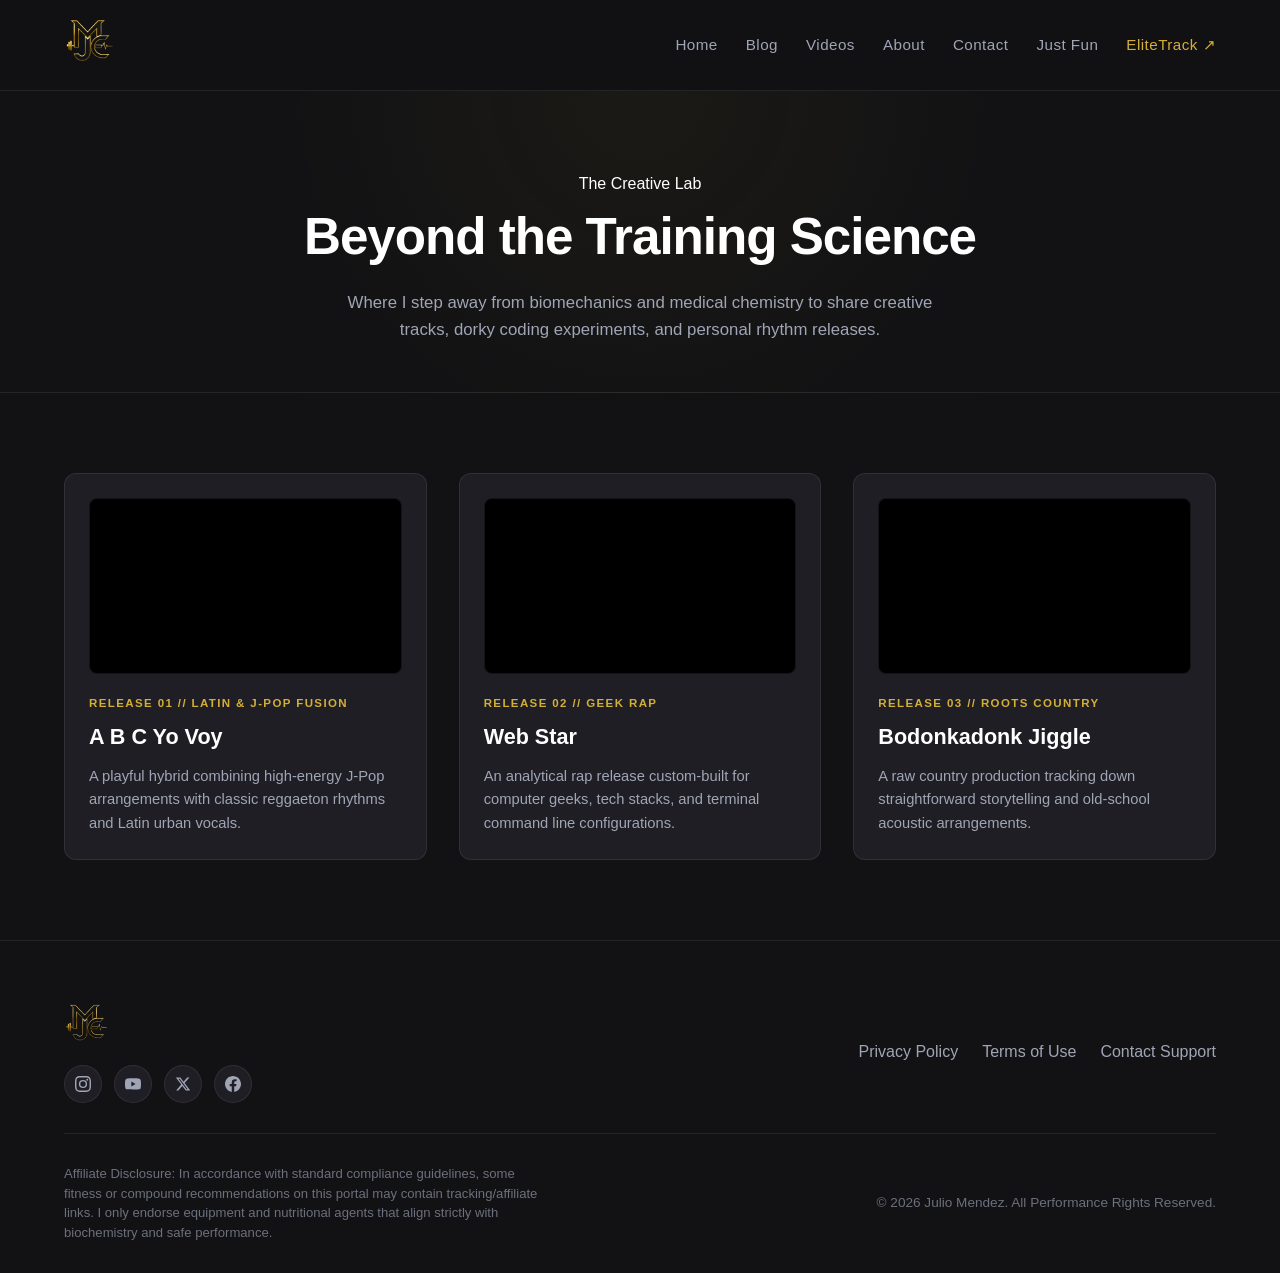
<file: justfun/index.html>
<!DOCTYPE html>
<html lang="en">

<head>
    <meta charset="UTF-8" />
    <meta name="viewport" content="width=device-width, initial-scale=1.0" />
    <title>The Creative Studio — Julio Mendez</title>

    <!-- Standardized Theme Style Links -->
    <link rel="stylesheet" href="../assets/css/main.css" />
    <link rel="stylesheet" href="../assets/css/justfun.css" />
</head>

<body>

    <!-- HEADER -->
    <header>
        <div class="container header-wrap">
            <div class="logo-wrapper">
                <a href="../">
                    <img src="../assets/images/logo.png" class="logo" alt="Julio Mendez Physical Refinement Logo" />
                </a>
            </div>
            <nav class="nav-links">
                <a href="../">Home</a>
                <a href="../blog/">Blog</a>
                <a href="../videos/">Videos</a>
                <a href="../about/">About</a>
                <a href="../contact/">Contact</a>
                <a href="../justfun/">Just Fun</a>
                <a href="https://fitnesstracker-kappa-plum.vercel.app/" target="_blank" rel="noopener noreferrer"
                    class="elitetrack-link">EliteTrack ↗</a>
            </nav>
        </div>
    </header>

    <main>

        <!-- HERO SECTION -->
        <section class="fun-hero">
            <div class="container">
                <span class="eyebrow">The Creative Lab</span>
                <h1>Beyond the Training Science</h1>
                <p>
                    Where I step away from biomechanics and medical chemistry to share creative tracks, dorky coding
                    experiments, and personal rhythm releases.
                </p>
            </div>
        </section>

        <!-- RELEASE GRID -->
        <section class="feed-section">
            <div class="container">
                <div class="release-feed">

                    <!-- Release Card 1 -->
                    <article class="release-card reveal">
                        <div class="release-media">
                            <iframe src="https://www.youtube.com/embed/vsj8c3uKKpQ?si=cJIagjvNJBneN1oJ"
                                title="A B C Yo Voy" allowfullscreen>
                            </iframe>
                        </div>
                        <span class="release-meta">Release 01 // Latin &amp; J-Pop Fusion</span>
                        <h2>A B C Yo Voy</h2>
                        <p>
                            A playful hybrid combining high-energy J-Pop arrangements with classic reggaeton rhythms and
                            Latin urban vocals.
                        </p>
                    </article>

                    <!-- Release Card 2 -->
                    <article class="release-card reveal">
                        <div class="release-media">
                            <iframe src="https://www.youtube.com/embed/V8mCyU3um4A?si=rmtFacDo-EQ2UapT" title="Web Star"
                                allowfullscreen>
                            </iframe>
                        </div>
                        <span class="release-meta">Release 02 // Geek Rap</span>
                        <h2>Web Star</h2>
                        <p>
                            An analytical rap release custom-built for computer geeks, tech stacks, and terminal command
                            line configurations.
                        </p>
                    </article>

                    <!-- Release Card 3 -->
                    <article class="release-card reveal">
                        <div class="release-media">
                            <iframe src="https://www.youtube.com/embed/RkfJ0HnCyEA?si=WrtdV3GuglaNUrXI"
                                title="Bodonkadonk jiggle" allowfullscreen>
                            </iframe>
                        </div>
                        <span class="release-meta">Release 03 // Roots Country</span>
                        <h2>Bodonkadonk Jiggle</h2>
                        <p>
                            A raw country production tracking down straightforward storytelling and old-school acoustic
                            arrangements.
                        </p>
                    </article>

                </div>
            </div>
        </section>

    </main>

    <!-- LIGHTWEIGHT SCROLL OBSERVER SCRIPT -->
    <script>
        document.addEventListener("DOMContentLoaded", () => {
            const reveals = document.querySelectorAll(".reveal");

            const observer = new IntersectionObserver(
                (entries) => {
                    entries.forEach((entry) => {
                        if (entry.isIntersecting) {
                            entry.target.classList.add("is-visible");
                            // Stop observing once the card has animated on screen
                            observer.unobserve(entry.target);
                        }
                    });
                },
                {
                    threshold: 0.15, // Triggers animation when 15% of card is on screen
                    rootMargin: "0px 0px -40px 0px" // Smooth vertical offset buffer
                }
            );

            reveals.forEach((item) => observer.observe(item));
        });
    </script>

    <!-- FOOTER -->
    <footer class="site-footer">
        <div class="container">
            <div class="footer-top">
                <div class="footer-logo">
                    <img src="../assets/images/logo.png" alt="Julio Mendez Physical Refinement Logo" />

                    <!-- Social Media Deck -->
                    <div class="footer-socials">
                        <!-- Instagram -->
                        <a href="https://instagram.com" target="_blank" rel="noopener noreferrer" class="social-icon"
                            aria-label="Instagram">
                            <svg viewBox="0 0 24 24">
                                <path
                                    d="M12 2.163c3.204 0 3.584.012 4.85.07 3.252.148 4.771 1.691 4.919 4.919.058 1.265.069 1.645.069 4.849 0 3.205-.012 3.584-.069 4.849-.149 3.225-1.664 4.771-4.919 4.919-1.266.058-1.644.07-4.85.07-3.204 0-3.584-.012-4.849-.07-3.26-.149-4.771-1.699-4.919-4.92-.058-1.265-.07-1.644-.07-4.849 0-3.204.013-3.583.07-4.849.149-3.227 1.664-4.771 4.919-4.919 1.266-.057 1.645-.069 4.849-.069zM12 0C8.741 0 8.333.014 7.053.072 2.695.272.273 2.69.073 7.051.014 8.333 0 8.741 0 12c0 3.259.014 3.668.072 4.948.2 4.358 2.618 6.78 6.98 6.98 1.281.058 1.689.072 4.948.072 3.259 0 3.668-.014 4.948-.072 4.354-.2 6.782-2.618 6.979-6.98.059-1.28.073-1.689.073-4.948 0-3.259-.014-3.667-.072-4.947-.196-4.354-2.617-6.78-6.979-6.98C15.668.014 15.259 0 12 0zm0 5.838a6.162 6.162 0 1 0 0 12.324 6.162 6.162 0 0 0 0-12.324zM12 16a4 4 0 1 1 0-8 4 4 0 0 1 0 8zm6.406-11.845a1.44 1.44 0 1 0 0 2.881 1.44 1.44 0 0 0 0-2.881z" />
                            </svg>
                        </a>
                        <!-- YouTube -->
                        <a href="https://youtube.com" target="_blank" rel="noopener noreferrer" class="social-icon"
                            aria-label="YouTube">
                            <svg viewBox="0 0 24 24">
                                <path
                                    d="M23.498 6.163a3.003 3.003 0 0 0-2.11-2.11C19.517 3.545 12 3.545 12 3.545s-7.517 0-9.388.507a3.003 3.003 0 0 0-2.11 2.11C0 8.033 0 12 0 12s0 3.967.502 5.837a3.003 3.003 0 0 0 2.11 2.11C4.483 20.455 12 20.455 12 20.455s7.517 0 9.388-.507a3.003 3.003 0 0 0 2.11-2.11C24 15.967 24 12 24 12s0-3.967-.502-5.837zM9.545 15.568V8.432L15.818 12l-6.273 3.568z" />
                            </svg>
                        </a>
                        <!-- X (Twitter) -->
                        <a href="https://x.com" target="_blank" rel="noopener noreferrer" class="social-icon"
                            aria-label="X (formerly Twitter)">
                            <svg viewBox="0 0 24 24">
                                <path
                                    d="M18.244 2.25h3.308l-7.227 8.26 8.502 11.24H16.17l-5.214-6.817L4.99 21.75H1.68l7.73-8.835L1.254 2.25H8.08l4.713 6.231zm-1.161 17.52h1.833L7.084 4.126H5.117z" />
                            </svg>
                        </a>
                        <!-- Facebook -->
                        <a href="https://facebook.com" target="_blank" rel="noopener noreferrer" class="social-icon"
                            aria-label="Facebook">
                            <svg viewBox="0 0 24 24">
                                <path
                                    d="M24 12.073c0-6.627-5.373-12-12-12s-12 5.373-12 12c0 5.99 4.388 10.954 10.125 11.854v-8.385H7.078v-3.47h3.047V9.43c0-3.007 1.792-4.669 4.533-4.669 1.312 0 2.686.235 2.686.235v2.953H15.83c-1.491 0-1.956.925-1.956 1.874v2.25h3.328l-.532 3.47h-2.796v8.385C19.612 23.027 24 18.062 24 12.073z" />
                            </svg>
                        </a>
                    </div>
                </div>
                <div class="footer-links">
                    <a href="#">Privacy Policy</a>
                    <a href="#">Terms of Use</a>
                    <a href="../contact/">Contact Support</a>
                </div>
            </div>
            <div class="footer-bottom">
                <div class="affiliate-info">
                    Affiliate Disclosure: In accordance with standard compliance guidelines, some fitness or compound
                    recommendations on this portal may contain tracking/affiliate links. I only endorse equipment and
                    nutritional agents that align strictly with biochemistry and safe performance.
                </div>
                <div>
                    &copy; 2026 Julio Mendez. All Performance Rights Reserved.
                </div>
            </div>
        </div>
    </footer>

</body>

</html>
</file>
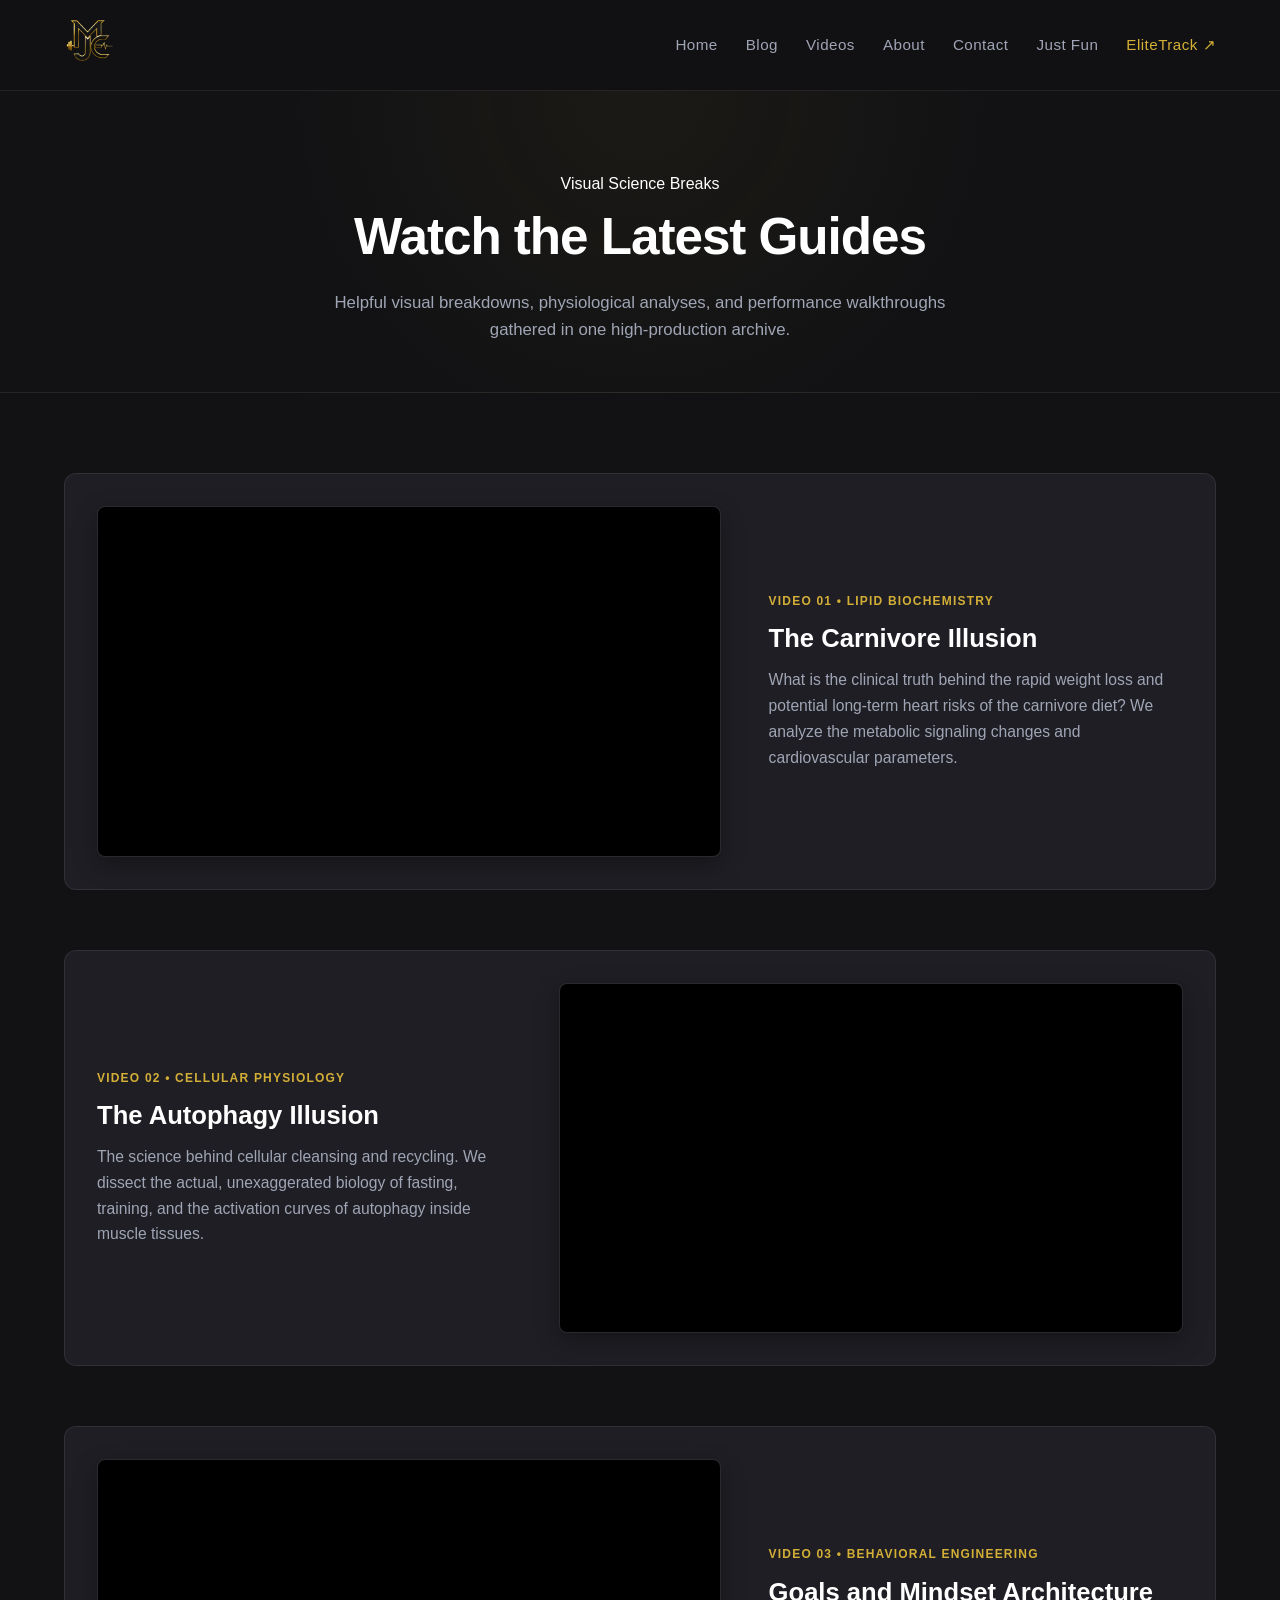
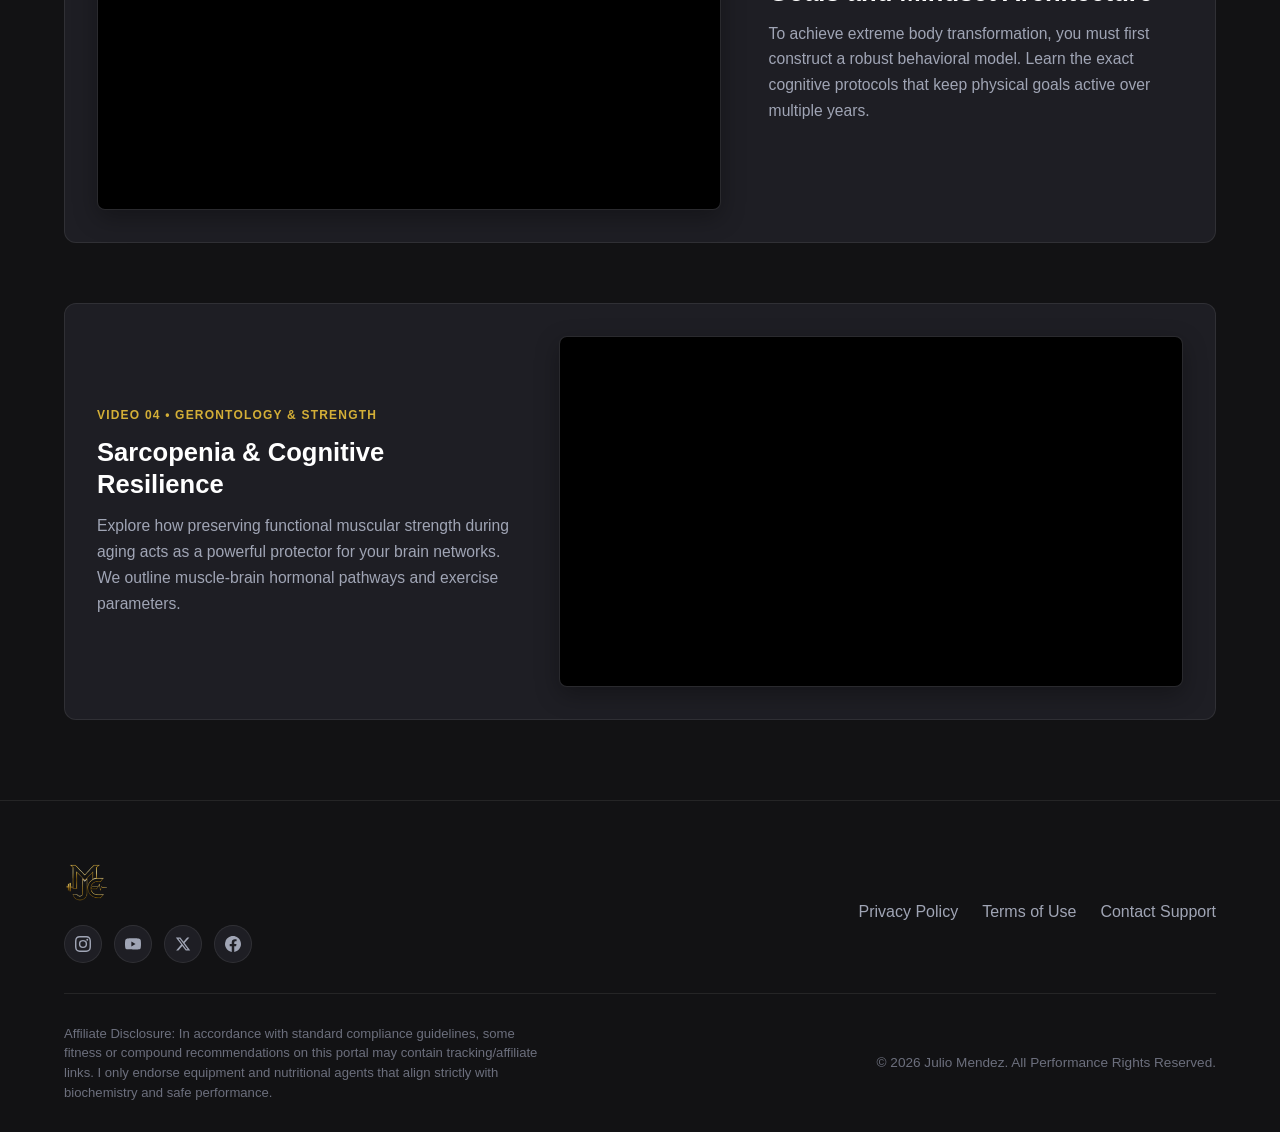
<file: videos/index.html>
<!DOCTYPE html>
<html lang="en">

<head>
    <meta charset="UTF-8" />
    <meta name="viewport" content="width=device-width, initial-scale=1.0" />
    <title>Training Guides &amp; Broadcasts — Julio Mendez</title>

    <!-- Consolidated Stylesheets -->
    <link rel="stylesheet" href="../assets/css/main.css" />
    <link rel="stylesheet" href="../assets/css/videos.css" />
</head>

<body>

    <!-- HEADER -->
    <header>
        <div class="container header-wrap">
            <div class="logo-wrapper">
                <a href="../">
                    <img src="../assets/images/logo.png" class="logo" alt="Julio Mendez Physical Refinement Logo" />
                </a>
            </div>
            <nav class="nav-links">
                <a href="../">Home</a>
                <a href="../blog/">Blog</a>
                <a href="../videos/">Videos</a>
                <a href="../about/">About</a>
                <a href="../contact/">Contact</a>
                <a href="../justfun/">Just Fun</a>
                <a href="https://fitnesstracker-kappa-plum.vercel.app/" target="_blank" rel="noopener noreferrer"
                    class="elitetrack-link">EliteTrack ↗</a>
            </nav>
        </div>
    </header>

    <main>

        <!-- HERO SECTION -->
        <section class="video-hero">
            <div class="container">
                <span class="eyebrow">Visual Science Breaks</span>
                <h1>Watch the Latest Guides</h1>
                <p>
                    Helpful visual breakdowns, physiological analyses, and performance walkthroughs gathered in one
                    high-production archive.
                </p>
            </div>
        </section>

        <!-- SYMMETRIC VIDEO FEED -->
        <section class="feed-section">
            <div class="container">
                <div class="video-feed">

                    <!-- Video Row 1 -->
                    <article class="video-row">
                        <div class="video-frame-container">
                            <iframe src="https://www.youtube.com/embed/W6KX1jCJufQ?si=Sm6hs6UaBU9FY3cs"
                                title="The Carnivore Illusion" allowfullscreen></iframe>
                        </div>
                        <div class="video-copy-panel">
                            <span class="video-tag">Video 01 • Lipid Biochemistry</span>
                            <h2>The Carnivore Illusion</h2>
                            <p>
                                What is the clinical truth behind the rapid weight loss and potential long-term heart
                                risks of the carnivore diet? We analyze the metabolic signaling changes and
                                cardiovascular parameters.
                            </p>
                        </div>
                    </article>

                    <!-- Video Row 2 -->
                    <article class="video-row">
                        <div class="video-frame-container">
                            <iframe src="https://www.youtube.com/embed/CFyNCs4Qg-M?si=lvKtgF9bXama9lzK"
                                title="The Autophagy Illusion" allowfullscreen></iframe>
                        </div>
                        <div class="video-copy-panel">
                            <span class="video-tag">Video 02 • Cellular Physiology</span>
                            <h2>The Autophagy Illusion</h2>
                            <p>
                                The science behind cellular cleansing and recycling. We dissect the actual,
                                unexaggerated biology of fasting, training, and the activation curves of autophagy
                                inside muscle tissues.
                            </p>
                        </div>
                    </article>

                    <!-- Video Row 3 -->
                    <article class="video-row">
                        <div class="video-frame-container">
                            <iframe src="https://www.youtube.com/embed/jQZkxy7IHLk?si=R3JZHiUotff-iJy4"
                                title="Goals and Mindset" allowfullscreen></iframe>
                        </div>
                        <div class="video-copy-panel">
                            <span class="video-tag">Video 03 • Behavioral Engineering</span>
                            <h2>Goals and Mindset Architecture</h2>
                            <p>
                                To achieve extreme body transformation, you must first construct a robust behavioral
                                model. Learn the exact cognitive protocols that keep physical goals active over multiple
                                years.
                            </p>
                        </div>
                    </article>

                    <!-- Video Row 4 -->
                    <article class="video-row">
                        <div class="video-frame-container">
                            <iframe src="https://www.youtube.com/embed/jQZkxy7IHLk?si=R3JZHiUotff-iJy4"
                                title="Sarcopenia and Aging Protection" allowfullscreen></iframe>
                        </div>
                        <div class="video-copy-panel">
                            <span class="video-tag">Video 04 • Gerontology &amp; Strength</span>
                            <h2>Sarcopenia &amp; Cognitive Resilience</h2>
                            <p>
                                Explore how preserving functional muscular strength during aging acts as a powerful
                                protector for your brain networks. We outline muscle-brain hormonal pathways and
                                exercise parameters.
                            </p>
                        </div>
                    </article>

                </div>
            </div>
        </section>

    </main>

    <!-- FOOTER -->
    <footer class="site-footer">
        <div class="container">
            <div class="footer-top">
                <div class="footer-logo">
                    <img src="../assets/images/logo.png" alt="Julio Mendez Physical Refinement Logo" />

                    <!-- Social Media Deck -->
                    <div class="footer-socials">
                        <!-- Instagram -->
                        <a href="https://instagram.com" target="_blank" rel="noopener noreferrer" class="social-icon"
                            aria-label="Instagram">
                            <svg viewBox="0 0 24 24">
                                <path
                                    d="M12 2.163c3.204 0 3.584.012 4.85.07 3.252.148 4.771 1.691 4.919 4.919.058 1.265.069 1.645.069 4.849 0 3.205-.012 3.584-.069 4.849-.149 3.225-1.664 4.771-4.919 4.919-1.266.058-1.644.07-4.85.07-3.204 0-3.584-.012-4.849-.07-3.26-.149-4.771-1.699-4.919-4.92-.058-1.265-.07-1.644-.07-4.849 0-3.204.013-3.583.07-4.849.149-3.227 1.664-4.771 4.919-4.919 1.266-.057 1.645-.069 4.849-.069zM12 0C8.741 0 8.333.014 7.053.072 2.695.272.273 2.69.073 7.051.014 8.333 0 8.741 0 12c0 3.259.014 3.668.072 4.948.2 4.358 2.618 6.78 6.98 6.98 1.281.058 1.689.072 4.948.072 3.259 0 3.668-.014 4.948-.072 4.354-.2 6.782-2.618 6.979-6.98.059-1.28.073-1.689.073-4.948 0-3.259-.014-3.667-.072-4.947-.196-4.354-2.617-6.78-6.979-6.98C15.668.014 15.259 0 12 0zm0 5.838a6.162 6.162 0 1 0 0 12.324 6.162 6.162 0 0 0 0-12.324zM12 16a4 4 0 1 1 0-8 4 4 0 0 1 0 8zm6.406-11.845a1.44 1.44 0 1 0 0 2.881 1.44 1.44 0 0 0 0-2.881z" />
                            </svg>
                        </a>
                        <!-- YouTube -->
                        <a href="https://youtube.com" target="_blank" rel="noopener noreferrer" class="social-icon"
                            aria-label="YouTube">
                            <svg viewBox="0 0 24 24">
                                <path
                                    d="M23.498 6.163a3.003 3.003 0 0 0-2.11-2.11C19.517 3.545 12 3.545 12 3.545s-7.517 0-9.388.507a3.003 3.003 0 0 0-2.11 2.11C0 8.033 0 12 0 12s0 3.967.502 5.837a3.003 3.003 0 0 0 2.11 2.11C4.483 20.455 12 20.455 12 20.455s7.517 0 9.388-.507a3.003 3.003 0 0 0 2.11-2.11C24 15.967 24 12 24 12s0-3.967-.502-5.837zM9.545 15.568V8.432L15.818 12l-6.273 3.568z" />
                            </svg>
                        </a>
                        <!-- X (Twitter) -->
                        <a href="https://x.com" target="_blank" rel="noopener noreferrer" class="social-icon"
                            aria-label="X (formerly Twitter)">
                            <svg viewBox="0 0 24 24">
                                <path
                                    d="M18.244 2.25h3.308l-7.227 8.26 8.502 11.24H16.17l-5.214-6.817L4.99 21.75H1.68l7.73-8.835L1.254 2.25H8.08l4.713 6.231zm-1.161 17.52h1.833L7.084 4.126H5.117z" />
                            </svg>
                        </a>
                        <!-- Facebook -->
                        <a href="https://facebook.com" target="_blank" rel="noopener noreferrer" class="social-icon"
                            aria-label="Facebook">
                            <svg viewBox="0 0 24 24">
                                <path
                                    d="M24 12.073c0-6.627-5.373-12-12-12s-12 5.373-12 12c0 5.99 4.388 10.954 10.125 11.854v-8.385H7.078v-3.47h3.047V9.43c0-3.007 1.792-4.669 4.533-4.669 1.312 0 2.686.235 2.686.235v2.953H15.83c-1.491 0-1.956.925-1.956 1.874v2.25h3.328l-.532 3.47h-2.796v8.385C19.612 23.027 24 18.062 24 12.073z" />
                            </svg>
                        </a>
                    </div>
                </div>
                <div class="footer-links">
                    <a href="#">Privacy Policy</a>
                    <a href="#">Terms of Use</a>
                    <a href="../contact/">Contact Support</a>
                </div>
            </div>
            <div class="footer-bottom">
                <div class="affiliate-info">
                    Affiliate Disclosure: In accordance with standard compliance guidelines, some fitness or compound
                    recommendations on this portal may contain tracking/affiliate links. I only endorse equipment and
                    nutritional agents that align strictly with biochemistry and safe performance.
                </div>
                <div>
                    &copy; 2026 Julio Mendez. All Performance Rights Reserved.
                </div>
            </div>
        </div>
    </footer>

</body>

</html>
</file>
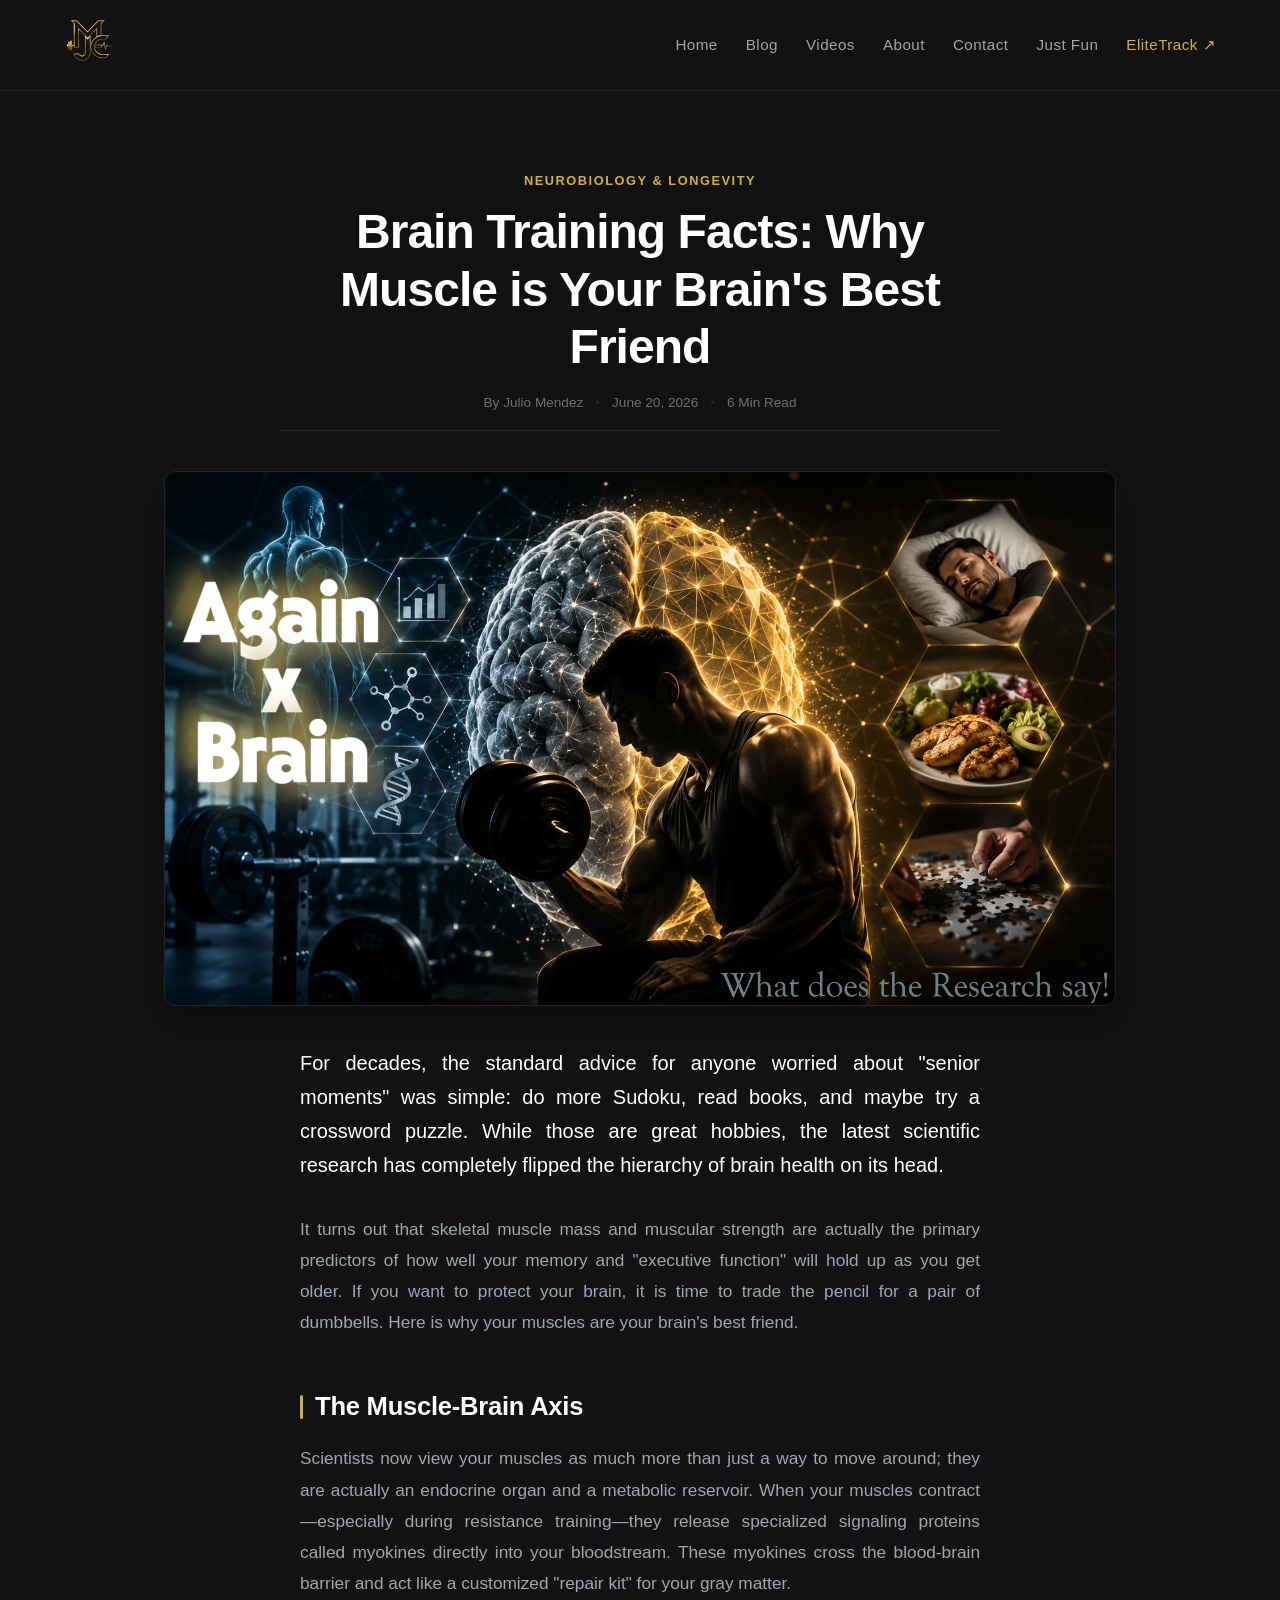
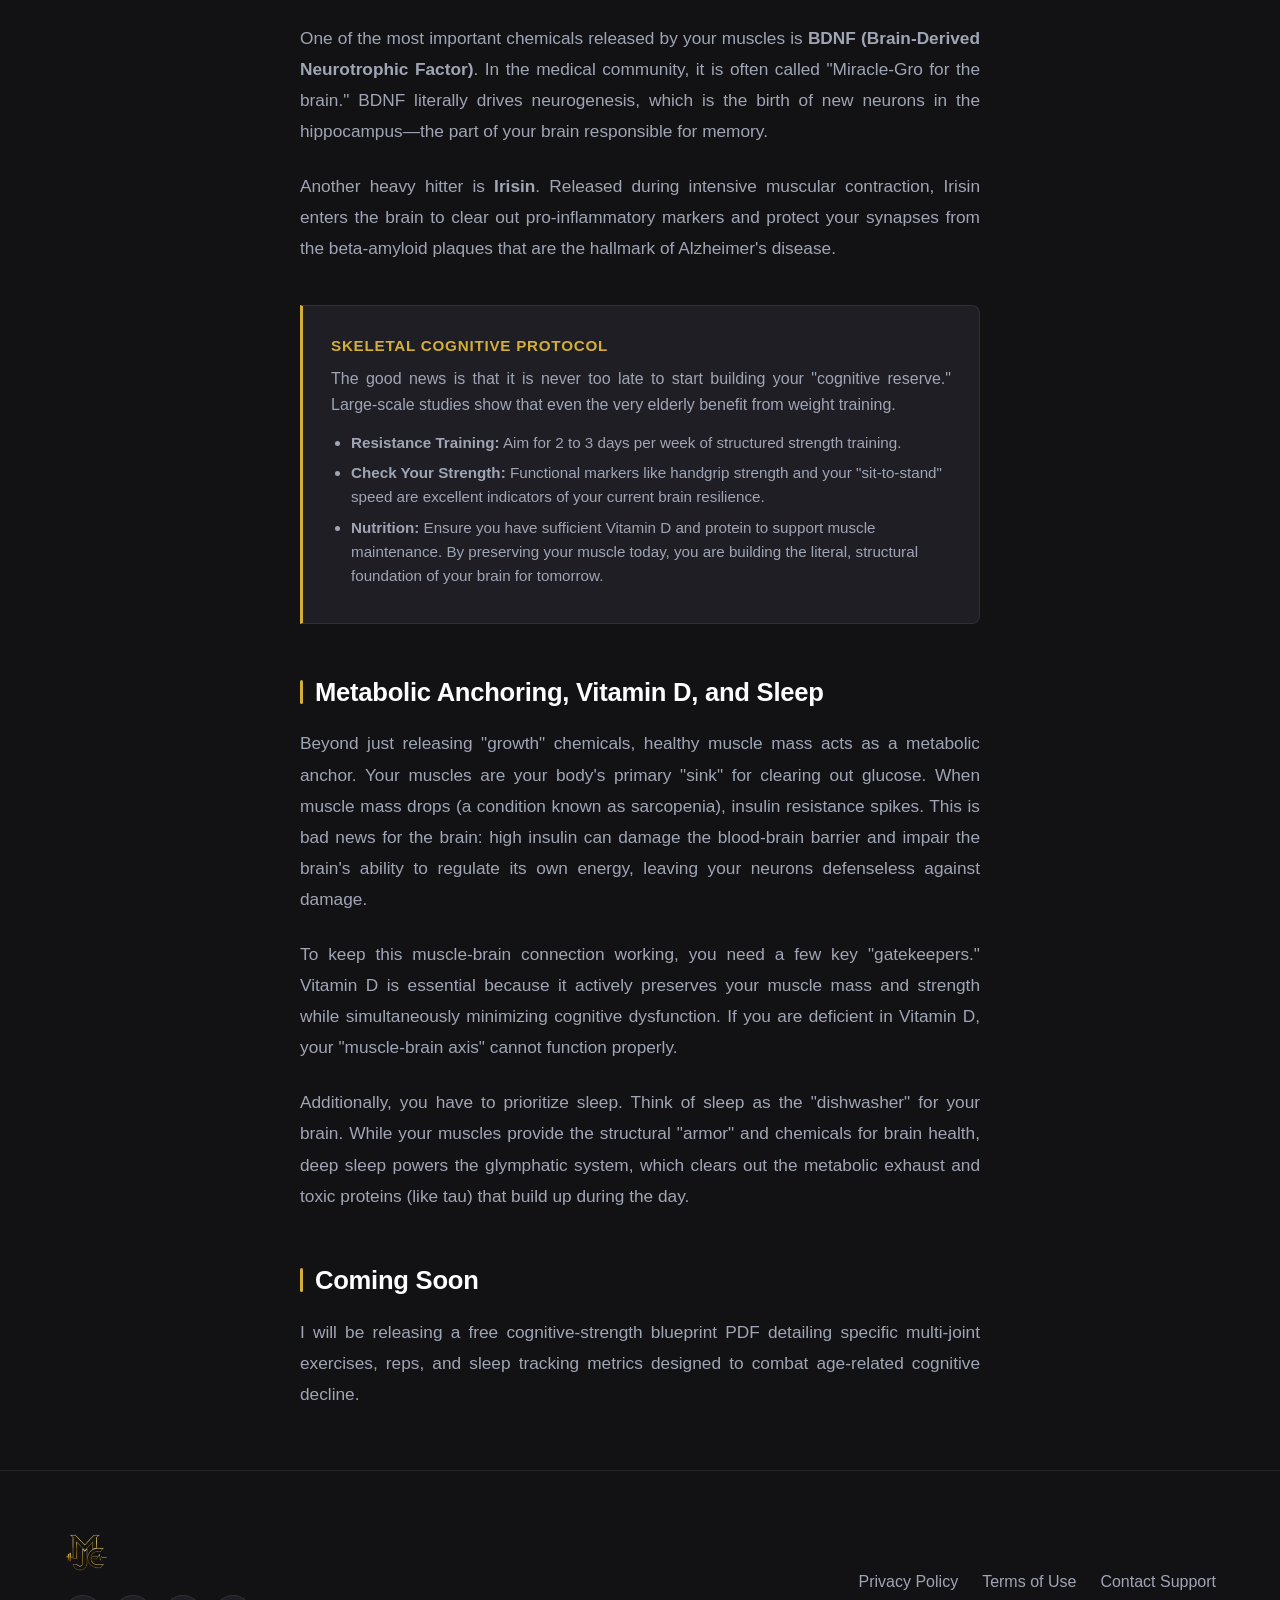
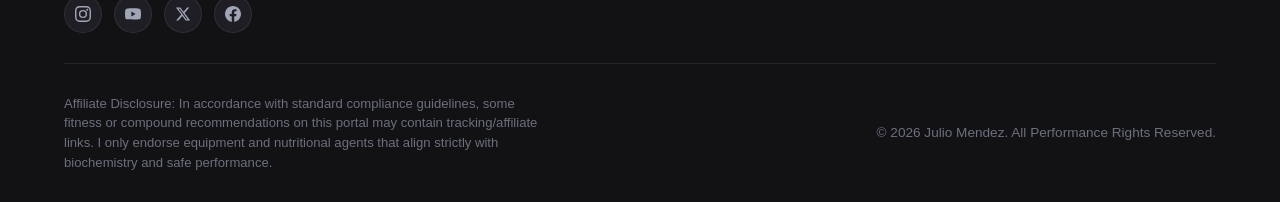
<file: blog/brain-training.html>
<!DOCTYPE html>
<html lang="en">

<head>
    <meta charset="UTF-8" />
    <meta name="viewport" content="width=device-width, initial-scale=1.0" />
    <title>Brain Training Facts — Julio Mendez</title>

    <!-- Consolidated Styles -->
    <link rel="stylesheet" href="../assets/css/main.css" />
    <link rel="stylesheet" href="../assets/css/article.css" />
</head>

<body>

    <!-- HEADER -->
    <header>
        <div class="container header-wrap">
            <div class="logo-wrapper">
                <a href="../">
                    <img src="../assets/images/logo.png" class="logo" alt="Julio Mendez Physical Refinement Logo" />
                </a>
            </div>
            <nav class="nav-links">
                <a href="../">Home</a>
                <a href="../blog/">Blog</a>
                <a href="../videos/">Videos</a>
                <a href="../about/">About</a>
                <a href="../contact/">Contact</a>
                <a href="../justfun/">Just Fun</a>
                <a href="https://fitnesstracker-kappa-plum.vercel.app/" target="_blank" rel="noopener noreferrer"
                    class="elitetrack-link">EliteTrack ↗</a>
            </nav>
        </div>
    </header>

    <main>
        <article class="article-post">

            <header class="post-header">
                <span class="category-tag">Neurobiology &amp; Longevity</span>
                <h1 class="post-title">Brain Training Facts: Why Muscle is Your Brain's Best Friend</h1>
                <div class="post-meta">
                    <span>By Julio Mendez</span>
                    <span class="divider">•</span>
                    <time datetime="2026-06-20">June 20, 2026</time>
                    <span class="divider">•</span>
                    <span>6 Min Read</span>
                </div>
            </header>

            <div class="featured-image-wrapper">
                <img src="../assets/images/physiology/brainagingcgptedit.PNG" alt="Muscle Brain Axis Visualization"
                    class="featured-image" />
            </div>

            <div class="post-content">
                <p class="lead-text">
                    For decades, the standard advice for anyone worried about "senior moments" was simple: do more
                    Sudoku, read books, and maybe try a crossword puzzle. While those are great hobbies, the latest
                    scientific research has completely flipped the hierarchy of brain health on its head.
                </p>

                <p>
                    It turns out that skeletal muscle mass and muscular strength are actually the primary predictors of
                    how well your memory and "executive function" will hold up as you get older. If you want to protect
                    your brain, it is time to trade the pencil for a pair of dumbbells. Here is why your muscles are
                    your brain's best friend.
                </p>

                <h2>The Muscle-Brain Axis</h2>
                <p>
                    Scientists now view your muscles as much more than just a way to move around; they are actually an
                    endocrine organ and a metabolic reservoir. When your muscles contract—especially during resistance
                    training—they release specialized signaling proteins called myokines directly into your bloodstream.
                    These myokines cross the blood-brain barrier and act like a customized "repair kit" for your gray
                    matter.
                </p>
                <p>
                    One of the most important chemicals released by your muscles is <strong>BDNF (Brain-Derived
                        Neurotrophic Factor)</strong>. In the medical community, it is often called "Miracle-Gro for the
                    brain." BDNF literally drives neurogenesis, which is the birth of new neurons in the hippocampus—the
                    part of your brain responsible for memory.
                </p>
                <p>
                    Another heavy hitter is <strong>Irisin</strong>. Released during intensive muscular contraction,
                    Irisin enters the brain to clear out pro-inflammatory markers and protect your synapses from the
                    beta-amyloid plaques that are the hallmark of Alzheimer's disease.
                </p>

                <!-- Callout Box -->
                <div class="callout-box">
                    <h4>Skeletal Cognitive Protocol</h4>
                    <p>
                        The good news is that it is never too late to start building your "cognitive reserve."
                        Large-scale studies show that even the very elderly benefit from weight training.
                    </p>
                    <ul>
                        <li><strong>Resistance Training:</strong> Aim for 2 to 3 days per week of structured strength
                            training.</li>
                        <li><strong>Check Your Strength:</strong> Functional markers like handgrip strength and your
                            "sit-to-stand" speed are excellent indicators of your current brain resilience.</li>
                        <li><strong>Nutrition:</strong> Ensure you have sufficient Vitamin D and protein to support
                            muscle maintenance. By preserving your muscle today, you are building the literal,
                            structural foundation of your brain for tomorrow.</li>
                    </ul>
                </div>

                <h2>Metabolic Anchoring, Vitamin D, and Sleep</h2>
                <p>
                    Beyond just releasing "growth" chemicals, healthy muscle mass acts as a metabolic anchor. Your
                    muscles are your body's primary "sink" for clearing out glucose. When muscle mass drops (a condition
                    known as sarcopenia), insulin resistance spikes. This is bad news for the brain: high insulin can
                    damage the blood-brain barrier and impair the brain's ability to regulate its own energy, leaving
                    your neurons defenseless against damage.
                </p>
                <p>
                    To keep this muscle-brain connection working, you need a few key "gatekeepers." Vitamin D is
                    essential because it actively preserves your muscle mass and strength while simultaneously
                    minimizing cognitive dysfunction. If you are deficient in Vitamin D, your "muscle-brain axis" cannot
                    function properly.
                </p>
                <p>
                    Additionally, you have to prioritize sleep. Think of sleep as the "dishwasher" for your brain. While
                    your muscles provide the structural "armor" and chemicals for brain health, deep sleep powers the
                    glymphatic system, which clears out the metabolic exhaust and toxic proteins (like tau) that build
                    up during the day.
                </p>

                <h2>Coming Soon</h2>
                <p>
                    I will be releasing a free cognitive-strength blueprint PDF detailing specific multi-joint
                    exercises, reps, and sleep tracking metrics designed to combat age-related cognitive decline.
                </p>
            </div>

        </article>
    </main>

    <!-- FOOTER -->
    <footer class="site-footer">
        <div class="container">
            <div class="footer-top">
                <div class="footer-logo">
                    <img src="../assets/images/logo.png" alt="Julio Mendez Physical Refinement Logo" />

                    <!-- Social Media Deck -->
                    <div class="footer-socials">
                        <!-- Instagram -->
                        <a href="https://instagram.com" target="_blank" rel="noopener noreferrer" class="social-icon"
                            aria-label="Instagram">
                            <svg viewBox="0 0 24 24">
                                <path
                                    d="M12 2.163c3.204 0 3.584.012 4.85.07 3.252.148 4.771 1.691 4.919 4.919.058 1.265.069 1.645.069 4.849 0 3.205-.012 3.584-.069 4.849-.149 3.225-1.664 4.771-4.919 4.919-1.266.058-1.644.07-4.85.07-3.204 0-3.584-.012-4.849-.07-3.26-.149-4.771-1.699-4.919-4.92-.058-1.265-.07-1.644-.07-4.849 0-3.204.013-3.583.07-4.849.149-3.227 1.664-4.771 4.919-4.919 1.266-.057 1.645-.069 4.849-.069zM12 0C8.741 0 8.333.014 7.053.072 2.695.272.273 2.69.073 7.051.014 8.333 0 8.741 0 12c0 3.259.014 3.668.072 4.948.2 4.358 2.618 6.78 6.98 6.98 1.281.058 1.689.072 4.948.072 3.259 0 3.668-.014 4.948-.072 4.354-.2 6.782-2.618 6.979-6.98.059-1.28.073-1.689.073-4.948 0-3.259-.014-3.667-.072-4.947-.196-4.354-2.617-6.78-6.979-6.98C15.668.014 15.259 0 12 0zm0 5.838a6.162 6.162 0 1 0 0 12.324 6.162 6.162 0 0 0 0-12.324zM12 16a4 4 0 1 1 0-8 4 4 0 0 1 0 8zm6.406-11.845a1.44 1.44 0 1 0 0 2.881 1.44 1.44 0 0 0 0-2.881z" />
                            </svg>
                        </a>
                        <!-- YouTube -->
                        <a href="https://youtube.com" target="_blank" rel="noopener noreferrer" class="social-icon"
                            aria-label="YouTube">
                            <svg viewBox="0 0 24 24">
                                <path
                                    d="M23.498 6.163a3.003 3.003 0 0 0-2.11-2.11C19.517 3.545 12 3.545 12 3.545s-7.517 0-9.388.507a3.003 3.003 0 0 0-2.11 2.11C0 8.033 0 12 0 12s0 3.967.502 5.837a3.003 3.003 0 0 0 2.11 2.11C4.483 20.455 12 20.455 12 20.455s7.517 0 9.388-.507a3.003 3.003 0 0 0 2.11-2.11C24 15.967 24 12 24 12s0-3.967-.502-5.837zM9.545 15.568V8.432L15.818 12l-6.273 3.568z" />
                            </svg>
                        </a>
                        <!-- X (Twitter) -->
                        <a href="https://x.com" target="_blank" rel="noopener noreferrer" class="social-icon"
                            aria-label="X (formerly Twitter)">
                            <svg viewBox="0 0 24 24">
                                <path
                                    d="M18.244 2.25h3.308l-7.227 8.26 8.502 11.24H16.17l-5.214-6.817L4.99 21.75H1.68l7.73-8.835L1.254 2.25H8.08l4.713 6.231zm-1.161 17.52h1.833L7.084 4.126H5.117z" />
                            </svg>
                        </a>
                        <!-- Facebook -->
                        <a href="https://facebook.com" target="_blank" rel="noopener noreferrer" class="social-icon"
                            aria-label="Facebook">
                            <svg viewBox="0 0 24 24">
                                <path
                                    d="M24 12.073c0-6.627-5.373-12-12-12s-12 5.373-12 12c0 5.99 4.388 10.954 10.125 11.854v-8.385H7.078v-3.47h3.047V9.43c0-3.007 1.792-4.669 4.533-4.669 1.312 0 2.686.235 2.686.235v2.953H15.83c-1.491 0-1.956.925-1.956 1.874v2.25h3.328l-.532 3.47h-2.796v8.385C19.612 23.027 24 18.062 24 12.073z" />
                            </svg>
                        </a>
                    </div>
                </div>
                <div class="footer-links">
                    <a href="#">Privacy Policy</a>
                    <a href="#">Terms of Use</a>
                    <a href="../contact/">Contact Support</a>
                </div>
            </div>
            <div class="footer-bottom">
                <div class="affiliate-info">
                    Affiliate Disclosure: In accordance with standard compliance guidelines, some fitness or compound
                    recommendations on this portal may contain tracking/affiliate links. I only endorse equipment and
                    nutritional agents that align strictly with biochemistry and safe performance.
                </div>
                <div>
                    &copy; 2026 Julio Mendez. All Performance Rights Reserved.
                </div>
            </div>
        </div>
    </footer>

</body>

</html>
</file>
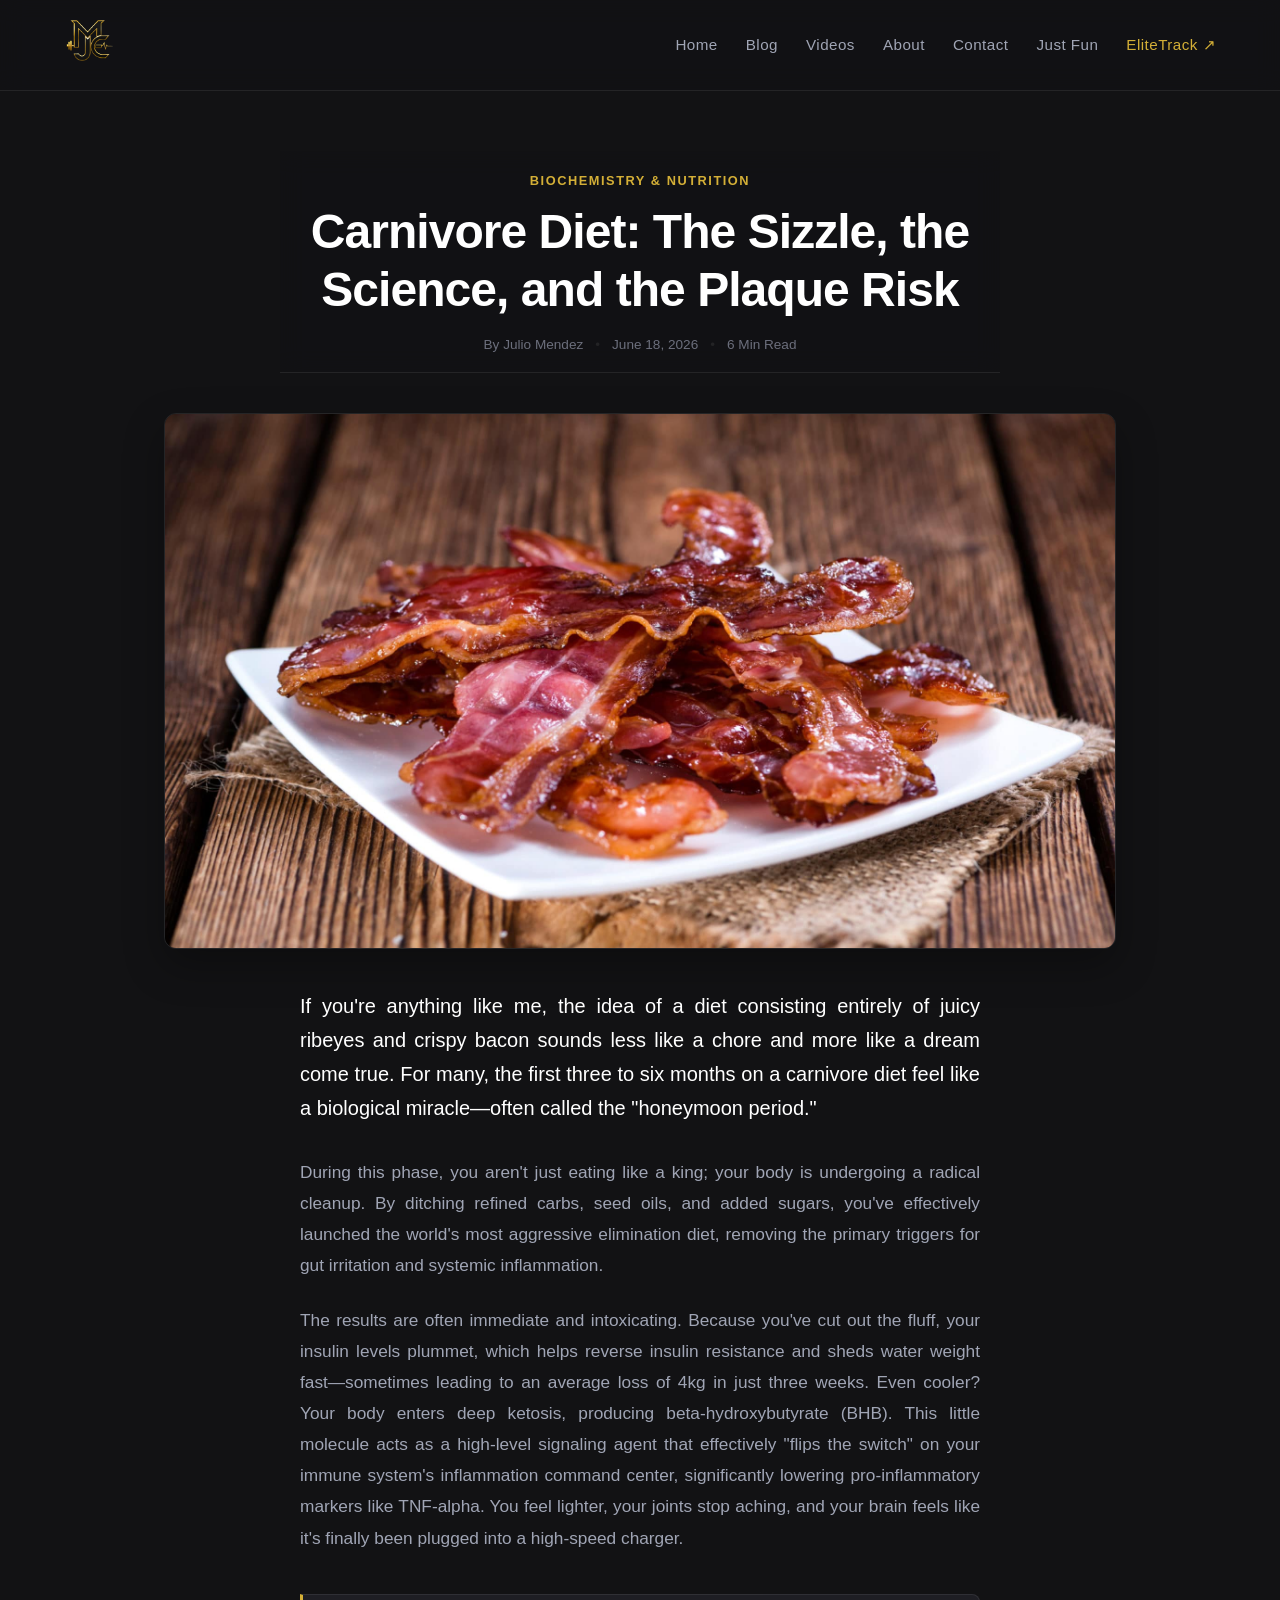
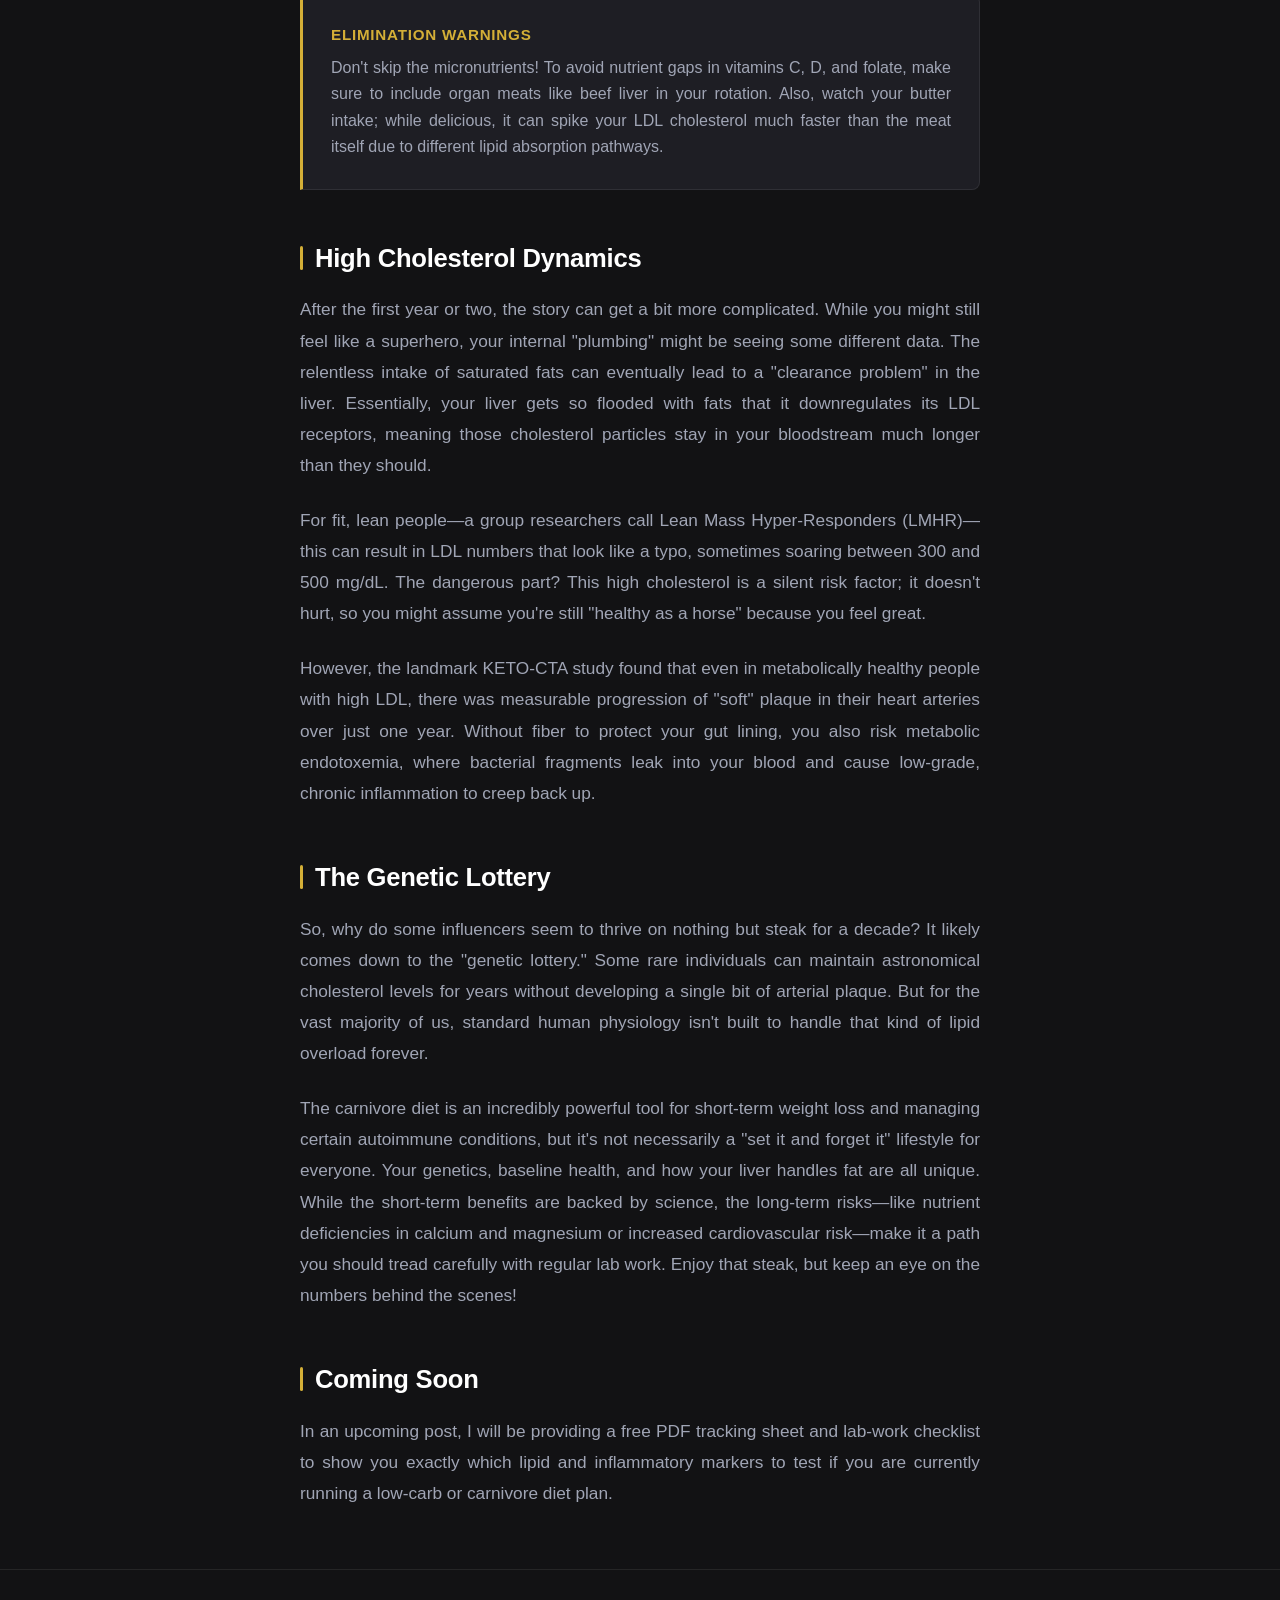
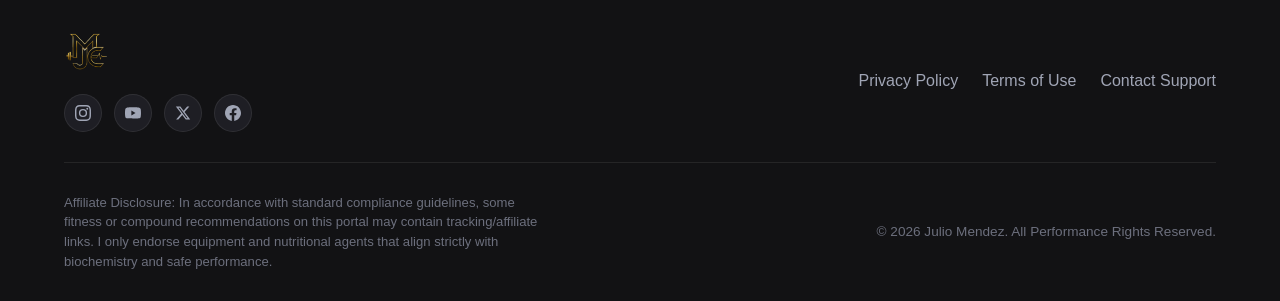
<file: blog/carnivore.html>
<!DOCTYPE html>
<html lang="en">

<head>
    <meta charset="UTF-8" />
    <meta name="viewport" content="width=device-width, initial-scale=1.0" />
    <title>Carnivore Diet &amp; Facts — Julio Mendez</title>

    <!-- Consolidated Styles -->
    <link rel="stylesheet" href="../assets/css/main.css" />
    <link rel="stylesheet" href="../assets/css/article.css" />
</head>

<body>

    <!-- HEADER -->
    <header>
        <div class="container header-wrap">
            <div class="logo-wrapper">
                <a href="../">
                    <img src="../assets/images/logo.png" class="logo" alt="Julio Mendez Physical Refinement Logo" />
                </a>
            </div>
            <nav class="nav-links">
                <a href="../">Home</a>
                <a href="../blog/">Blog</a>
                <a href="../videos/">Videos</a>
                <a href="../about/">About</a>
                <a href="../contact/">Contact</a>
                <a href="../justfun/">Just Fun</a>
                <a href="https://fitnesstracker-kappa-plum.vercel.app/" target="_blank" rel="noopener noreferrer"
                    class="elitetrack-link">EliteTrack ↗</a>
            </nav>
        </div>
    </header>

    <main>
        <article class="article-post">

            <header class="post-header">
                <span class="category-tag">Biochemistry &amp; Nutrition</span>
                <h1 class="post-title">Carnivore Diet: The Sizzle, the Science, and the Plaque Risk</h1>
                <div class="post-meta">
                    <span>By Julio Mendez</span>
                    <span class="divider">•</span>
                    <time datetime="2026-06-18">June 18, 2026</time>
                    <span class="divider">•</span>
                    <span>6 Min Read</span>
                </div>
            </header>

            <div class="featured-image-wrapper">
                <img src="../assets/images/nutrition/Bacon.jpg" alt="Sizzling Bacon and Meats" class="featured-image" />
            </div>

            <div class="post-content">
                <p class="lead-text">
                    If you're anything like me, the idea of a diet consisting entirely of juicy ribeyes and crispy bacon
                    sounds less like a chore and more like a dream come true. For many, the first three to six months on
                    a carnivore diet feel like a biological miracle—often called the "honeymoon period."
                </p>

                <p>
                    During this phase, you aren't just eating like a king; your body is undergoing a radical cleanup. By
                    ditching refined carbs, seed oils, and added sugars, you've effectively launched the world's most
                    aggressive elimination diet, removing the primary triggers for gut irritation and systemic
                    inflammation.
                </p>
                <p>
                    The results are often immediate and intoxicating. Because you've cut out the fluff, your insulin
                    levels plummet, which helps reverse insulin resistance and sheds water weight fast—sometimes leading
                    to an average loss of 4kg in just three weeks. Even cooler? Your body enters deep ketosis, producing
                    beta-hydroxybutyrate (BHB). This little molecule acts as a high-level signaling agent that
                    effectively "flips the switch" on your immune system's inflammation command center, significantly
                    lowering pro-inflammatory markers like TNF-alpha. You feel lighter, your joints stop aching, and
                    your brain feels like it's finally been plugged into a high-speed charger.
                </p>

                <!-- Callout Box -->
                <div class="callout-box">
                    <h4>Elimination Warnings</h4>
                    <p>
                        Don't skip the micronutrients! To avoid nutrient gaps in vitamins C, D, and folate, make sure to
                        include organ meats like beef liver in your rotation. Also, watch your butter intake; while
                        delicious, it can spike your LDL cholesterol much faster than the meat itself due to different
                        lipid absorption pathways.
                    </p>
                </div>

                <h2>High Cholesterol Dynamics</h2>
                <p>
                    After the first year or two, the story can get a bit more complicated. While you might still feel
                    like a superhero, your internal "plumbing" might be seeing some different data. The relentless
                    intake of saturated fats can eventually lead to a "clearance problem" in the liver. Essentially,
                    your liver gets so flooded with fats that it downregulates its LDL receptors, meaning those
                    cholesterol particles stay in your bloodstream much longer than they should.
                </p>
                <p>
                    For fit, lean people—a group researchers call Lean Mass Hyper-Responders (LMHR)—this can result in
                    LDL numbers that look like a typo, sometimes soaring between 300 and 500 mg/dL. The dangerous part?
                    This high cholesterol is a silent risk factor; it doesn't hurt, so you might assume you're still
                    "healthy as a horse" because you feel great.
                </p>
                <p>
                    However, the landmark KETO-CTA study found that even in metabolically healthy people with high LDL,
                    there was measurable progression of "soft" plaque in their heart arteries over just one year.
                    Without fiber to protect your gut lining, you also risk metabolic endotoxemia, where bacterial
                    fragments leak into your blood and cause low-grade, chronic inflammation to creep back up.
                </p>

                <h2>The Genetic Lottery</h2>
                <p>
                    So, why do some influencers seem to thrive on nothing but steak for a decade? It likely comes down
                    to the "genetic lottery." Some rare individuals can maintain astronomical cholesterol levels for
                    years without developing a single bit of arterial plaque. But for the vast majority of us, standard
                    human physiology isn't built to handle that kind of lipid overload forever.
                </p>
                <p>
                    The carnivore diet is an incredibly powerful tool for short-term weight loss and managing certain
                    autoimmune conditions, but it's not necessarily a "set it and forget it" lifestyle for everyone.
                    Your genetics, baseline health, and how your liver handles fat are all unique. While the short-term
                    benefits are backed by science, the long-term risks—like nutrient deficiencies in calcium and
                    magnesium or increased cardiovascular risk—make it a path you should tread carefully with regular
                    lab work. Enjoy that steak, but keep an eye on the numbers behind the scenes!
                </p>

                <h2>Coming Soon</h2>
                <p>
                    In an upcoming post, I will be providing a free PDF tracking sheet and lab-work checklist to show
                    you exactly which lipid and inflammatory markers to test if you are currently running a low-carb or
                    carnivore diet plan.
                </p>
            </div>

        </article>
    </main>

    <!-- FOOTER -->
    <footer class="site-footer">
        <div class="container">
            <div class="footer-top">
                <div class="footer-logo">
                    <img src="../assets/images/logo.png" alt="Julio Mendez Physical Refinement Logo" />

                    <!-- Social Media Deck -->
                    <div class="footer-socials">
                        <!-- Instagram -->
                        <a href="https://instagram.com" target="_blank" rel="noopener noreferrer" class="social-icon"
                            aria-label="Instagram">
                            <svg viewBox="0 0 24 24">
                                <path
                                    d="M12 2.163c3.204 0 3.584.012 4.85.07 3.252.148 4.771 1.691 4.919 4.919.058 1.265.069 1.645.069 4.849 0 3.205-.012 3.584-.069 4.849-.149 3.225-1.664 4.771-4.919 4.919-1.266.058-1.644.07-4.85.07-3.204 0-3.584-.012-4.849-.07-3.26-.149-4.771-1.699-4.919-4.92-.058-1.265-.07-1.644-.07-4.849 0-3.204.013-3.583.07-4.849.149-3.227 1.664-4.771 4.919-4.919 1.266-.057 1.645-.069 4.849-.069zM12 0C8.741 0 8.333.014 7.053.072 2.695.272.273 2.69.073 7.051.014 8.333 0 8.741 0 12c0 3.259.014 3.668.072 4.948.2 4.358 2.618 6.78 6.98 6.98 1.281.058 1.689.072 4.948.072 3.259 0 3.668-.014 4.948-.072 4.354-.2 6.782-2.618 6.979-6.98.059-1.28.073-1.689.073-4.948 0-3.259-.014-3.667-.072-4.947-.196-4.354-2.617-6.78-6.979-6.98C15.668.014 15.259 0 12 0zm0 5.838a6.162 6.162 0 1 0 0 12.324 6.162 6.162 0 0 0 0-12.324zM12 16a4 4 0 1 1 0-8 4 4 0 0 1 0 8zm6.406-11.845a1.44 1.44 0 1 0 0 2.881 1.44 1.44 0 0 0 0-2.881z" />
                            </svg>
                        </a>
                        <!-- YouTube -->
                        <a href="https://youtube.com" target="_blank" rel="noopener noreferrer" class="social-icon"
                            aria-label="YouTube">
                            <svg viewBox="0 0 24 24">
                                <path
                                    d="M23.498 6.163a3.003 3.003 0 0 0-2.11-2.11C19.517 3.545 12 3.545 12 3.545s-7.517 0-9.388.507a3.003 3.003 0 0 0-2.11 2.11C0 8.033 0 12 0 12s0 3.967.502 5.837a3.003 3.003 0 0 0 2.11 2.11C4.483 20.455 12 20.455 12 20.455s7.517 0 9.388-.507a3.003 3.003 0 0 0 2.11-2.11C24 15.967 24 12 24 12s0-3.967-.502-5.837zM9.545 15.568V8.432L15.818 12l-6.273 3.568z" />
                            </svg>
                        </a>
                        <!-- X (Twitter) -->
                        <a href="https://x.com" target="_blank" rel="noopener noreferrer" class="social-icon"
                            aria-label="X (formerly Twitter)">
                            <svg viewBox="0 0 24 24">
                                <path
                                    d="M18.244 2.25h3.308l-7.227 8.26 8.502 11.24H16.17l-5.214-6.817L4.99 21.75H1.68l7.73-8.835L1.254 2.25H8.08l4.713 6.231zm-1.161 17.52h1.833L7.084 4.126H5.117z" />
                            </svg>
                        </a>
                        <!-- Facebook -->
                        <a href="https://facebook.com" target="_blank" rel="noopener noreferrer" class="social-icon"
                            aria-label="Facebook">
                            <svg viewBox="0 0 24 24">
                                <path
                                    d="M24 12.073c0-6.627-5.373-12-12-12s-12 5.373-12 12c0 5.99 4.388 10.954 10.125 11.854v-8.385H7.078v-3.47h3.047V9.43c0-3.007 1.792-4.669 4.533-4.669 1.312 0 2.686.235 2.686.235v2.953H15.83c-1.491 0-1.956.925-1.956 1.874v2.25h3.328l-.532 3.47h-2.796v8.385C19.612 23.027 24 18.062 24 12.073z" />
                            </svg>
                        </a>
                    </div>
                </div>
                <div class="footer-links">
                    <a href="#">Privacy Policy</a>
                    <a href="#">Terms of Use</a>
                    <a href="../contact/">Contact Support</a>
                </div>
            </div>
            <div class="footer-bottom">
                <div class="affiliate-info">
                    Affiliate Disclosure: In accordance with standard compliance guidelines, some fitness or compound
                    recommendations on this portal may contain tracking/affiliate links. I only endorse equipment and
                    nutritional agents that align strictly with biochemistry and safe performance.
                </div>
                <div>
                    &copy; 2026 Julio Mendez. All Performance Rights Reserved.
                </div>
            </div>
        </div>
    </footer>

</body>

</html>
</file>
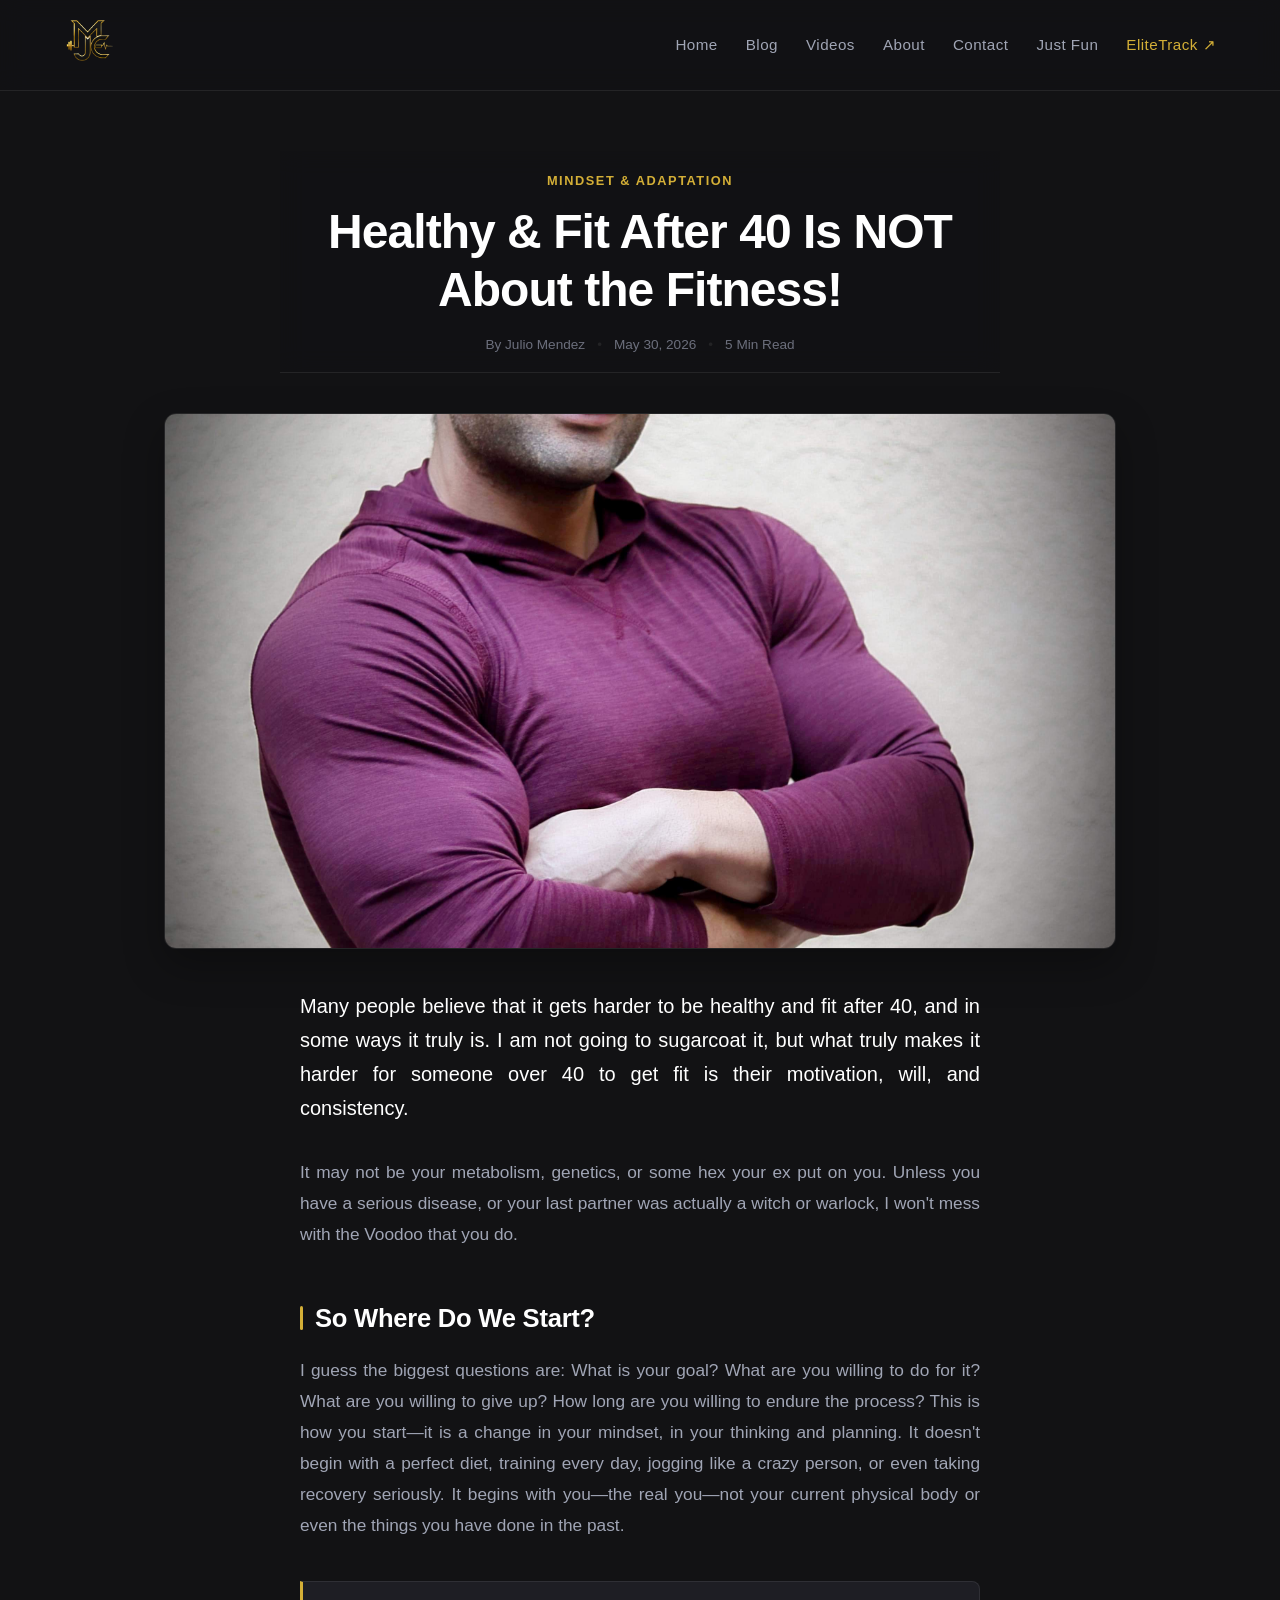
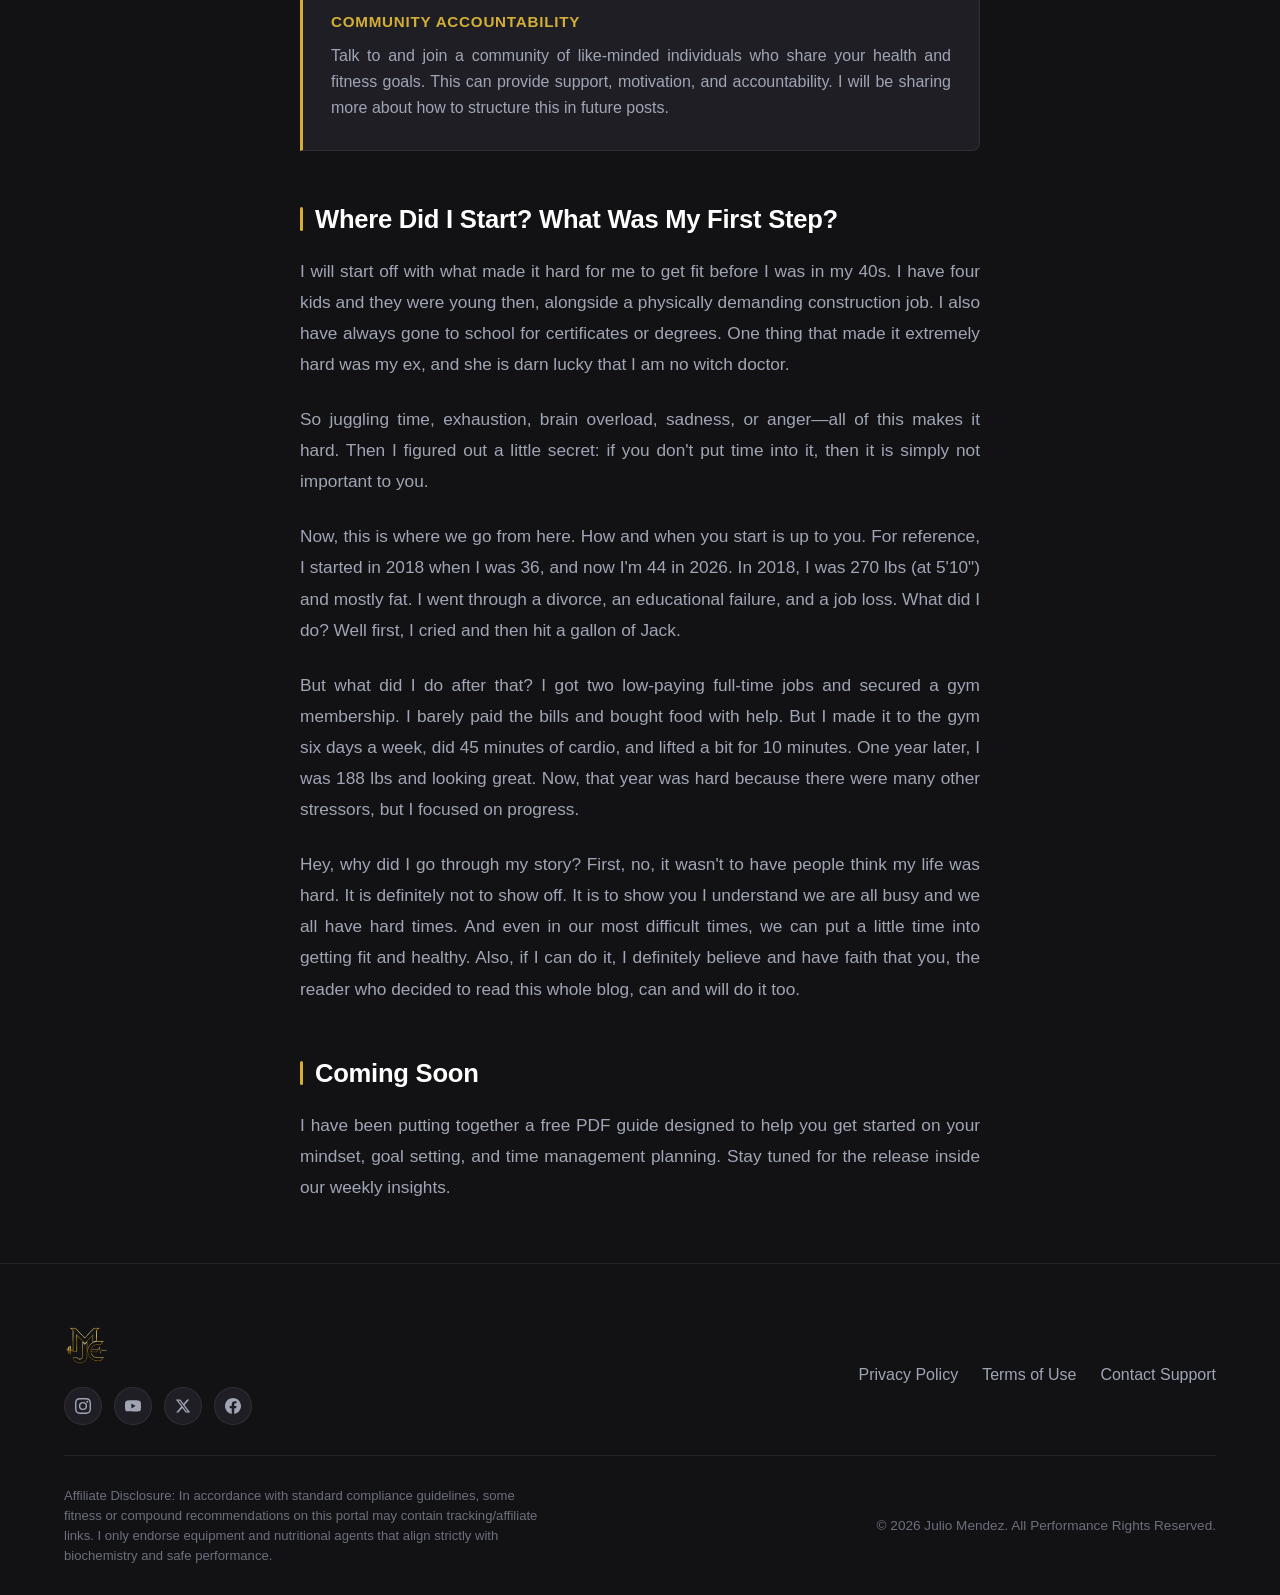
<file: blog/healthy-after-40.html>
<!DOCTYPE html>
<html lang="en">

<head>
    <meta charset="UTF-8" />
    <meta name="viewport" content="width=device-width, initial-scale=1.0" />
    <title>Healthy &amp; Fit After 40 — Julio Mendez</title>

    <!-- Consolidated Styles -->
    <link rel="stylesheet" href="../assets/css/main.css" />
    <link rel="stylesheet" href="../assets/css/article.css" />
</head>

<body>

    <!-- HEADER -->
    <header>
        <div class="container header-wrap">
            <div class="logo-wrapper">
                <a href="../">
                    <img src="../assets/images/logo.png" class="logo" alt="Julio Mendez Physical Refinement Logo" />
                </a>
            </div>
            <nav class="nav-links">
                <a href="../">Home</a>
                <a href="../blog/">Blog</a>
                <a href="../videos/">Videos</a>
                <a href="../about/">About</a>
                <a href="../contact/">Contact</a>
                <a href="../justfun/">Just Fun</a>
                <a href="https://fitnesstracker-kappa-plum.vercel.app/" target="_blank" rel="noopener noreferrer"
                    class="elitetrack-link">EliteTrack ↗</a>
            </nav>
        </div>
    </header>

    <main>
        <article class="article-post">

            <header class="post-header">
                <span class="category-tag">Mindset &amp; Adaptation</span>
                <h1 class="post-title">Healthy &amp; Fit After 40 Is NOT About the Fitness!</h1>
                <div class="post-meta">
                    <span>By Julio Mendez</span>
                    <span class="divider">•</span>
                    <time datetime="2026-05-30">May 30, 2026</time>
                    <span class="divider">•</span>
                    <span>5 Min Read</span>
                </div>
            </header>

            <div class="featured-image-wrapper">
                <img src="../assets/images/myself/crosshands.jpeg" alt="Person Working Out Intentionally"
                    class="featured-image" />
            </div>

            <div class="post-content">
                <p class="lead-text">
                    Many people believe that it gets harder to be healthy and fit after 40, and in some ways it truly
                    is. I am not going to sugarcoat it, but what truly makes it harder for someone over 40 to get fit is
                    their motivation, will, and consistency.
                </p>

                <p>
                    It may not be your metabolism, genetics, or some hex your ex put on you. Unless you have a serious
                    disease, or your last partner was actually a witch or warlock, I won't mess with the Voodoo that you
                    do.
                </p>

                <h2>So Where Do We Start?</h2>
                <p>
                    I guess the biggest questions are: What is your goal? What are you willing to do for it? What are
                    you willing to give up? How long are you willing to endure the process? This is how you start—it is
                    a change in your mindset, in your thinking and planning. It doesn't begin with a perfect diet,
                    training every day, jogging like a crazy person, or even taking recovery seriously. It begins with
                    you—the real you—not your current physical body or even the things you have done in the past.
                </p>

                <!-- Callout Box -->
                <div class="callout-box">
                    <h4>Community Accountability</h4>
                    <p>
                        Talk to and join a community of like-minded individuals who share your health and fitness goals.
                        This can provide support, motivation, and accountability. I will be sharing more about how to
                        structure this in future posts.
                    </p>
                </div>

                <h2>Where Did I Start? What Was My First Step?</h2>
                <p>
                    I will start off with what made it hard for me to get fit before I was in my 40s. I have four kids
                    and they were young then, alongside a physically demanding construction job. I also have always gone
                    to school for certificates or degrees. One thing that made it extremely hard was my ex, and she is
                    darn lucky that I am no witch doctor.
                </p>
                <p>
                    So juggling time, exhaustion, brain overload, sadness, or anger—all of this makes it hard. Then I
                    figured out a little secret: if you don't put time into it, then it is simply not important to you.
                </p>
                <p>
                    Now, this is where we go from here. How and when you start is up to you. For reference, I started in
                    2018 when I was 36, and now I'm 44 in 2026. In 2018, I was 270 lbs (at 5'10") and mostly fat. I went
                    through a divorce, an educational failure, and a job loss. What did I do? Well first, I cried and
                    then hit a gallon of Jack.
                </p>
                <p>
                    But what did I do after that? I got two low-paying full-time jobs and secured a gym membership. I
                    barely paid the bills and bought food with help. But I made it to the gym six days a week, did 45
                    minutes of cardio, and lifted a bit for 10 minutes. One year later, I was 188 lbs and looking great.
                    Now, that year was hard because there were many other stressors, but I focused on progress.
                </p>
                <p>
                    Hey, why did I go through my story? First, no, it wasn't to have people think my life was hard. It
                    is definitely not to show off. It is to show you I understand we are all busy and we all have hard
                    times. And even in our most difficult times, we can put a little time into getting fit and healthy.
                    Also, if I can do it, I definitely believe and have faith that you, the reader who decided to read
                    this whole blog, can and will do it too.
                </p>

                <h2>Coming Soon</h2>
                <p>
                    I have been putting together a free PDF guide designed to help you get started on your mindset, goal
                    setting, and time management planning. Stay tuned for the release inside our weekly insights.
                </p>

            </div>

        </article>
    </main>

    <!-- FOOTER -->
    <footer class="site-footer">
        <div class="container">
            <div class="footer-top">
                <div class="footer-logo">
                    <img src="../assets/images/logo.png" alt="Julio Mendez Physical Refinement Logo" />

                    <!-- Social Media Deck -->
                    <div class="footer-socials">
                        <!-- Instagram -->
                        <a href="https://instagram.com" target="_blank" rel="noopener noreferrer" class="social-icon"
                            aria-label="Instagram">
                            <svg viewBox="0 0 24 24">
                                <path
                                    d="M12 2.163c3.204 0 3.584.012 4.85.07 3.252.148 4.771 1.691 4.919 4.919.058 1.265.069 1.645.069 4.849 0 3.205-.012 3.584-.069 4.849-.149 3.225-1.664 4.771-4.919 4.919-1.266.058-1.644.07-4.85.07-3.204 0-3.584-.012-4.849-.07-3.26-.149-4.771-1.699-4.919-4.92-.058-1.265-.07-1.644-.07-4.849 0-3.204.013-3.583.07-4.849.149-3.227 1.664-4.771 4.919-4.919 1.266-.057 1.645-.069 4.849-.069zM12 0C8.741 0 8.333.014 7.053.072 2.695.272.273 2.69.073 7.051.014 8.333 0 8.741 0 12c0 3.259.014 3.668.072 4.948.2 4.358 2.618 6.78 6.98 6.98 1.281.058 1.689.072 4.948.072 3.259 0 3.668-.014 4.948-.072 4.354-.2 6.782-2.618 6.979-6.98.059-1.28.073-1.689.073-4.948 0-3.259-.014-3.667-.072-4.947-.196-4.354-2.617-6.78-6.979-6.98C15.668.014 15.259 0 12 0zm0 5.838a6.162 6.162 0 1 0 0 12.324 6.162 6.162 0 0 0 0-12.324zM12 16a4 4 0 1 1 0-8 4 4 0 0 1 0 8zm6.406-11.845a1.44 1.44 0 1 0 0 2.881 1.44 1.44 0 0 0 0-2.881z" />
                            </svg>
                        </a>
                        <!-- YouTube -->
                        <a href="https://youtube.com" target="_blank" rel="noopener noreferrer" class="social-icon"
                            aria-label="YouTube">
                            <svg viewBox="0 0 24 24">
                                <path
                                    d="M23.498 6.163a3.003 3.003 0 0 0-2.11-2.11C19.517 3.545 12 3.545 12 3.545s-7.517 0-9.388.507a3.003 3.003 0 0 0-2.11 2.11C0 8.033 0 12 0 12s0 3.967.502 5.837a3.003 3.003 0 0 0 2.11 2.11C4.483 20.455 12 20.455 12 20.455s7.517 0 9.388-.507a3.003 3.003 0 0 0 2.11-2.11C24 15.967 24 12 24 12s0-3.967-.502-5.837zM9.545 15.568V8.432L15.818 12l-6.273 3.568z" />
                            </svg>
                        </a>
                        <!-- X (Twitter) -->
                        <a href="https://x.com" target="_blank" rel="noopener noreferrer" class="social-icon"
                            aria-label="X (formerly Twitter)">
                            <svg viewBox="0 0 24 24">
                                <path
                                    d="M18.244 2.25h3.308l-7.227 8.26 8.502 11.24H16.17l-5.214-6.817L4.99 21.75H1.68l7.73-8.835L1.254 2.25H8.08l4.713 6.231zm-1.161 17.52h1.833L7.084 4.126H5.117z" />
                            </svg>
                        </a>
                        <!-- Facebook -->
                        <a href="https://facebook.com" target="_blank" rel="noopener noreferrer" class="social-icon"
                            aria-label="Facebook">
                            <svg viewBox="0 0 24 24">
                                <path
                                    d="M24 12.073c0-6.627-5.373-12-12-12s-12 5.373-12 12c0 5.99 4.388 10.954 10.125 11.854v-8.385H7.078v-3.47h3.047V9.43c0-3.007 1.792-4.669 4.533-4.669 1.312 0 2.686.235 2.686.235v2.953H15.83c-1.491 0-1.956.925-1.956 1.874v2.25h3.328l-.532 3.47h-2.796v8.385C19.612 23.027 24 18.062 24 12.073z" />
                            </svg>
                        </a>
                    </div>
                </div>
                <div class="footer-links">
                    <a href="#">Privacy Policy</a>
                    <a href="#">Terms of Use</a>
                    <a href="../contact/">Contact Support</a>
                </div>
            </div>
            <div class="footer-bottom">
                <div class="affiliate-info">
                    Affiliate Disclosure: In accordance with standard compliance guidelines, some fitness or compound
                    recommendations on this portal may contain tracking/affiliate links. I only endorse equipment and
                    nutritional agents that align strictly with biochemistry and safe performance.
                </div>
                <div>
                    &copy; 2026 Julio Mendez. All Performance Rights Reserved.
                </div>
            </div>
        </div>
    </footer>

</body>

</html>
</file>
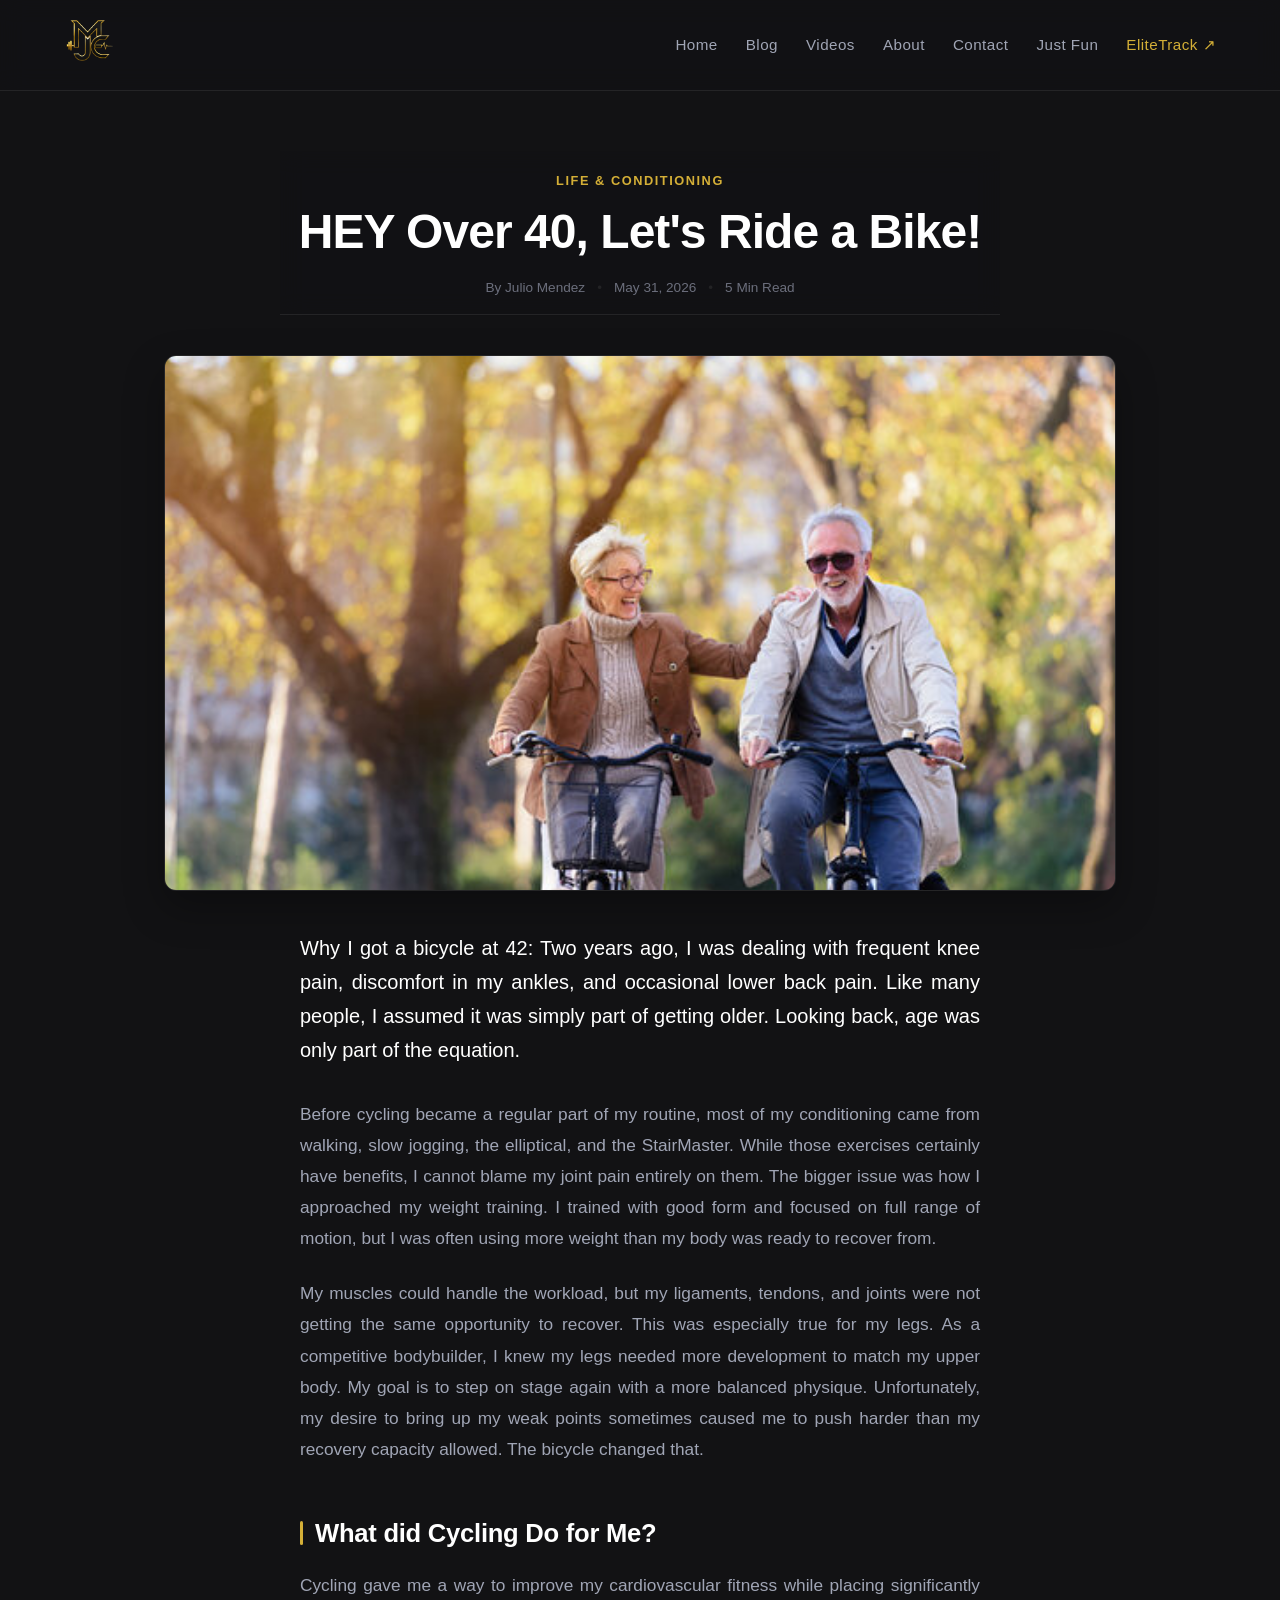
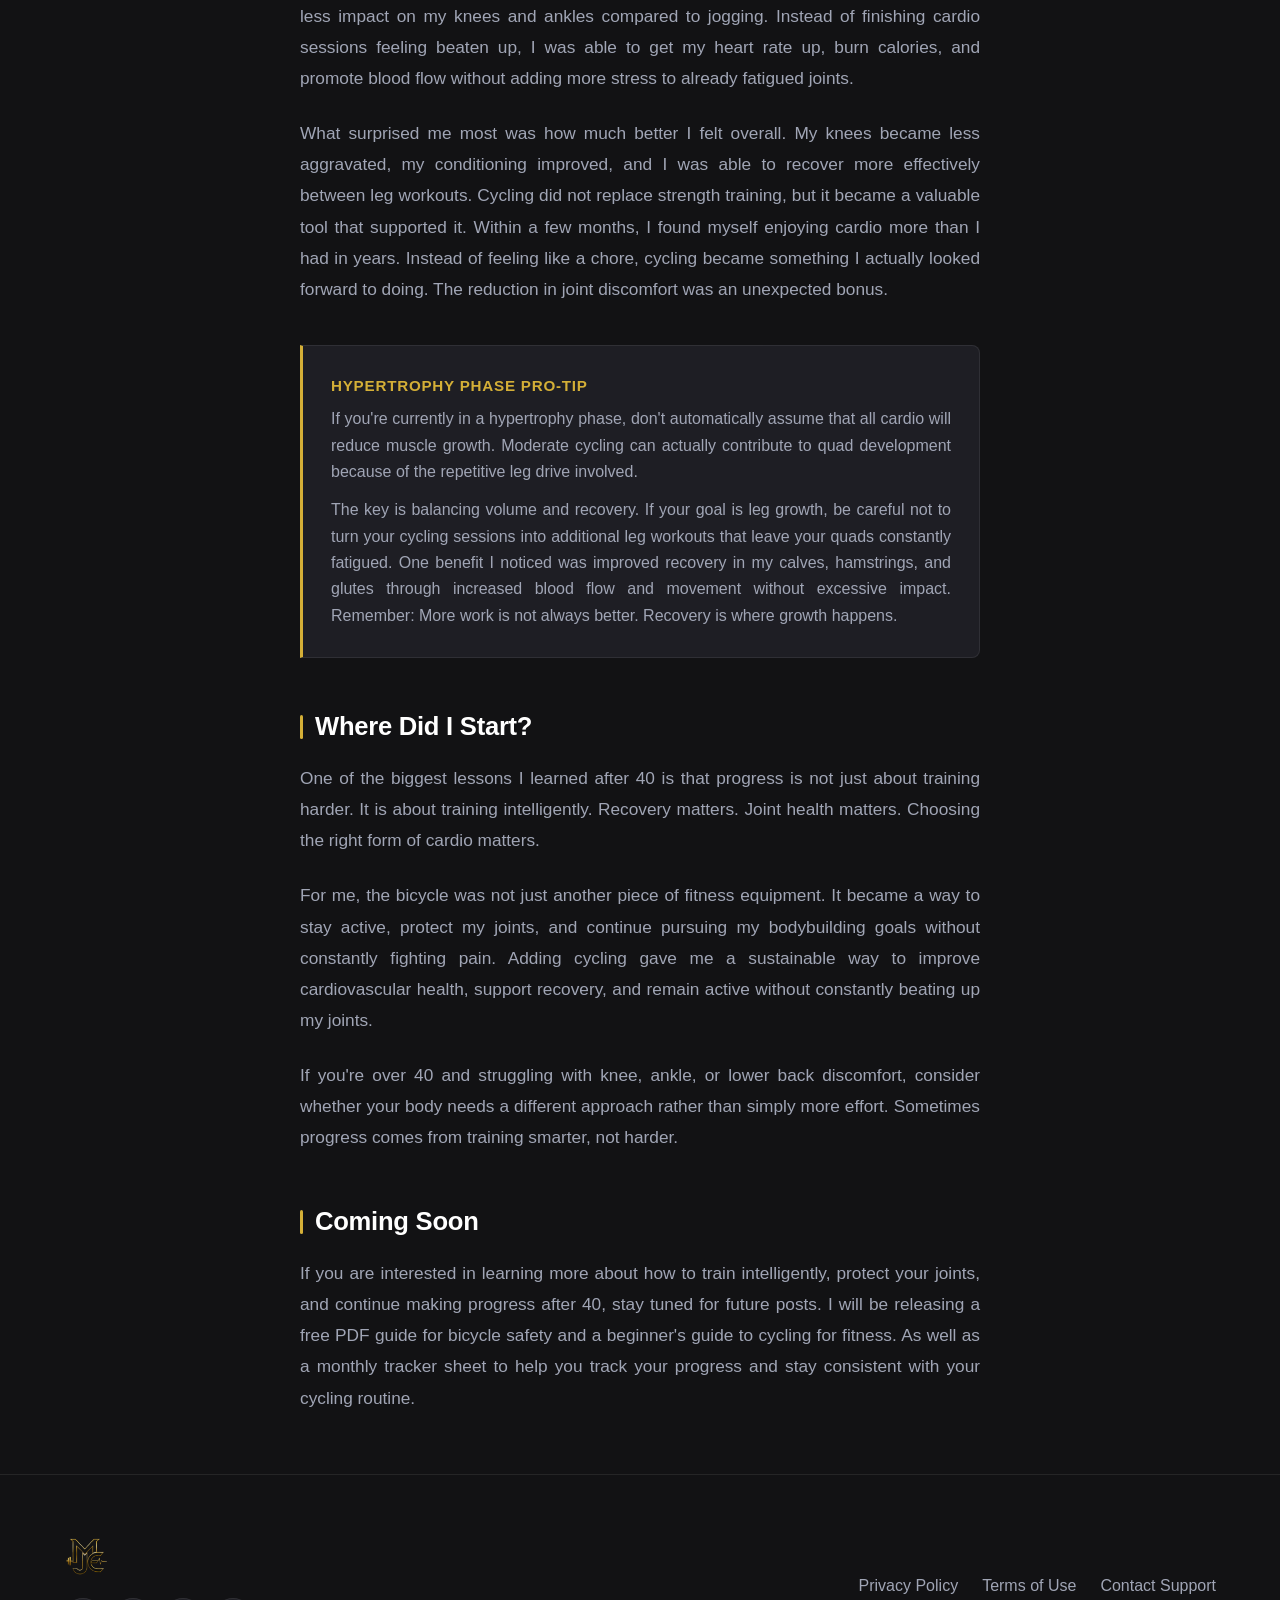
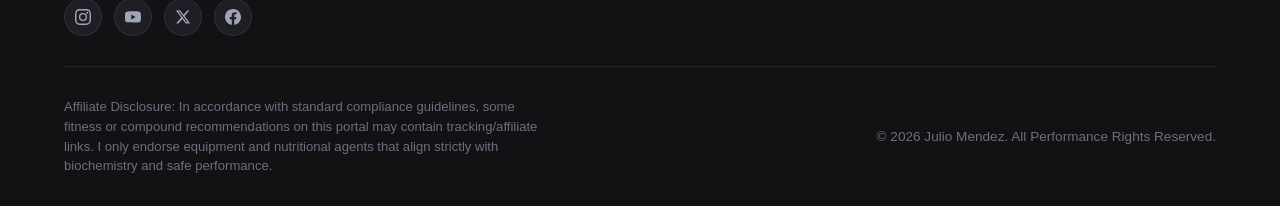
<file: blog/lets-ride-bike.html>
<!DOCTYPE html>
<html lang="en">

<head>
    <meta charset="UTF-8" />
    <meta name="viewport" content="width=device-width, initial-scale=1.0" />
    <title>HEY Over 40: Let's Ride a Bike! — Julio Mendez</title>

    <!-- Consolidated Styles -->
    <link rel="stylesheet" href="../assets/css/main.css" />
    <link rel="stylesheet" href="../assets/css/article.css" />
</head>

<body>

    <!-- HEADER -->
    <header>
        <div class="container header-wrap">
            <div class="logo-wrapper">
                <a href="../">
                    <img src="../assets/images/logo.png" class="logo" alt="Julio Mendez Physical Refinement Logo" />
                </a>
            </div>
            <nav class="nav-links">
                <a href="../">Home</a>
                <a href="../blog/">Blog</a>
                <a href="../videos/">Videos</a>
                <a href="../about/">About</a>
                <a href="../contact/">Contact</a>
                <a href="../justfun/">Just Fun</a>
                <a href="https://fitnesstracker-kappa-plum.vercel.app/" target="_blank" rel="noopener noreferrer"
                    class="elitetrack-link">EliteTrack ↗</a>
            </nav>
        </div>
    </header>

    <main>
        <article class="article-post">

            <header class="post-header">
                <span class="category-tag">Life &amp; Conditioning</span>
                <h1 class="post-title">HEY Over 40, Let's Ride a Bike!</h1>
                <div class="post-meta">
                    <span>By Julio Mendez</span>
                    <span class="divider">•</span>
                    <time datetime="2026-05-31">May 31, 2026</time>
                    <span class="divider">•</span>
                    <span>5 Min Read</span>
                </div>
            </header>

            <div class="featured-image-wrapper">
                <img src="../assets/images/training/eldercycling.jpg" alt="Julio Mendez Cycling for Low Impact Cardio"
                    class="featured-image" />
            </div>

            <div class="post-content">
                <p class="lead-text">
                    Why I got a bicycle at 42: Two years ago, I was dealing with frequent knee pain, discomfort in my
                    ankles, and occasional lower back pain. Like many people, I assumed it was simply part of getting
                    older. Looking back, age was only part of the equation.
                </p>

                <p>
                    Before cycling became a regular part of my routine, most of my conditioning came from walking, slow
                    jogging, the elliptical, and the StairMaster. While those exercises certainly have benefits, I
                    cannot blame my joint pain entirely on them. The bigger issue was how I approached my weight
                    training. I trained with good form and focused on full range of motion, but I was often using more
                    weight than my body was ready to recover from.
                </p>
                <p>
                    My muscles could handle the workload, but my ligaments, tendons, and joints were not getting the
                    same opportunity to recover. This was especially true for my legs. As a competitive bodybuilder, I
                    knew my legs needed more development to match my upper body. My goal is to step on stage again with
                    a more balanced physique. Unfortunately, my desire to bring up my weak points sometimes caused me to
                    push harder than my recovery capacity allowed. The bicycle changed that.
                </p>

                <h2>What did Cycling Do for Me?</h2>
                <p>
                    Cycling gave me a way to improve my cardiovascular fitness while placing significantly less impact
                    on my knees and ankles compared to jogging. Instead of finishing cardio sessions feeling beaten up,
                    I was able to get my heart rate up, burn calories, and promote blood flow without adding more stress
                    to already fatigued joints.
                </p>
                <p>
                    What surprised me most was how much better I felt overall. My knees became less aggravated, my
                    conditioning improved, and I was able to recover more effectively between leg workouts. Cycling did
                    not replace strength training, but it became a valuable tool that supported it. Within a few months,
                    I found myself enjoying cardio more than I had in years. Instead of feeling like a chore, cycling
                    became something I actually looked forward to doing. The reduction in joint discomfort was an
                    unexpected bonus.
                </p>

                <!-- Callout Box -->
                <div class="callout-box">
                    <h4>Hypertrophy Phase Pro-Tip</h4>
                    <p>
                        If you're currently in a hypertrophy phase, don't automatically assume that all cardio will
                        reduce muscle growth. Moderate cycling can actually contribute to quad development because of
                        the repetitive leg drive involved.
                    </p>
                    <p>
                        The key is balancing volume and recovery. If your goal is leg growth, be careful not to turn
                        your cycling sessions into additional leg workouts that leave your quads constantly fatigued.
                        One benefit I noticed was improved recovery in my calves, hamstrings, and glutes through
                        increased blood flow and movement without excessive impact. Remember: More work is not always
                        better. Recovery is where growth happens.
                    </p>
                </div>

                <h2>Where Did I Start?</h2>
                <p>
                    One of the biggest lessons I learned after 40 is that progress is not just about training harder. It
                    is about training intelligently. Recovery matters. Joint health matters. Choosing the right form of
                    cardio matters.
                </p>
                <p>
                    For me, the bicycle was not just another piece of fitness equipment. It became a way to stay active,
                    protect my joints, and continue pursuing my bodybuilding goals without constantly fighting pain.
                    Adding cycling gave me a sustainable way to improve cardiovascular health, support recovery, and
                    remain active without constantly beating up my joints.
                </p>
                <p>
                    If you're over 40 and struggling with knee, ankle, or lower back discomfort, consider whether your
                    body needs a different approach rather than simply more effort. Sometimes progress comes from
                    training smarter, not harder.
                </p>

                <h2>Coming Soon</h2>
                <p>
                    If you are interested in learning more about how to train intelligently, protect your joints, and
                    continue making progress after 40, stay tuned for future posts. I will be releasing a free PDF guide
                    for bicycle safety and a beginner's guide to cycling for fitness. As well as a monthly tracker sheet
                    to help you track your progress and stay consistent with your cycling routine.
                </p>
            </div>

        </article>
    </main>

    <!-- FOOTER -->
    <footer class="site-footer">
        <div class="container">
            <div class="footer-top">
                <div class="footer-logo">
                    <img src="../assets/images/logo.png" alt="Julio Mendez Physical Refinement Logo" />

                    <!-- Social Media Deck -->
                    <div class="footer-socials">
                        <!-- Instagram -->
                        <a href="https://instagram.com" target="_blank" rel="noopener noreferrer" class="social-icon"
                            aria-label="Instagram">
                            <svg viewBox="0 0 24 24">
                                <path
                                    d="M12 2.163c3.204 0 3.584.012 4.85.07 3.252.148 4.771 1.691 4.919 4.919.058 1.265.069 1.645.069 4.849 0 3.205-.012 3.584-.069 4.849-.149 3.225-1.664 4.771-4.919 4.919-1.266.058-1.644.07-4.85.07-3.204 0-3.584-.012-4.849-.07-3.26-.149-4.771-1.699-4.919-4.92-.058-1.265-.07-1.644-.07-4.849 0-3.204.013-3.583.07-4.849.149-3.227 1.664-4.771 4.919-4.919 1.266-.057 1.645-.069 4.849-.069zM12 0C8.741 0 8.333.014 7.053.072 2.695.272.273 2.69.073 7.051.014 8.333 0 8.741 0 12c0 3.259.014 3.668.072 4.948.2 4.358 2.618 6.78 6.98 6.98 1.281.058 1.689.072 4.948.072 3.259 0 3.668-.014 4.948-.072 4.354-.2 6.782-2.618 6.979-6.98.059-1.28.073-1.689.073-4.948 0-3.259-.014-3.667-.072-4.947-.196-4.354-2.617-6.78-6.979-6.98C15.668.014 15.259 0 12 0zm0 5.838a6.162 6.162 0 1 0 0 12.324 6.162 6.162 0 0 0 0-12.324zM12 16a4 4 0 1 1 0-8 4 4 0 0 1 0 8zm6.406-11.845a1.44 1.44 0 1 0 0 2.881 1.44 1.44 0 0 0 0-2.881z" />
                            </svg>
                        </a>
                        <!-- YouTube -->
                        <a href="https://youtube.com" target="_blank" rel="noopener noreferrer" class="social-icon"
                            aria-label="YouTube">
                            <svg viewBox="0 0 24 24">
                                <path
                                    d="M23.498 6.163a3.003 3.003 0 0 0-2.11-2.11C19.517 3.545 12 3.545 12 3.545s-7.517 0-9.388.507a3.003 3.003 0 0 0-2.11 2.11C0 8.033 0 12 0 12s0 3.967.502 5.837a3.003 3.003 0 0 0 2.11 2.11C4.483 20.455 12 20.455 12 20.455s7.517 0 9.388-.507a3.003 3.003 0 0 0 2.11-2.11C24 15.967 24 12 24 12s0-3.967-.502-5.837zM9.545 15.568V8.432L15.818 12l-6.273 3.568z" />
                            </svg>
                        </a>
                        <!-- X (Twitter) -->
                        <a href="https://x.com" target="_blank" rel="noopener noreferrer" class="social-icon"
                            aria-label="X (formerly Twitter)">
                            <svg viewBox="0 0 24 24">
                                <path
                                    d="M18.244 2.25h3.308l-7.227 8.26 8.502 11.24H16.17l-5.214-6.817L4.99 21.75H1.68l7.73-8.835L1.254 2.25H8.08l4.713 6.231zm-1.161 17.52h1.833L7.084 4.126H5.117z" />
                            </svg>
                        </a>
                        <!-- Facebook -->
                        <a href="https://facebook.com" target="_blank" rel="noopener noreferrer" class="social-icon"
                            aria-label="Facebook">
                            <svg viewBox="0 0 24 24">
                                <path
                                    d="M24 12.073c0-6.627-5.373-12-12-12s-12 5.373-12 12c0 5.99 4.388 10.954 10.125 11.854v-8.385H7.078v-3.47h3.047V9.43c0-3.007 1.792-4.669 4.533-4.669 1.312 0 2.686.235 2.686.235v2.953H15.83c-1.491 0-1.956.925-1.956 1.874v2.25h3.328l-.532 3.47h-2.796v8.385C19.612 23.027 24 18.062 24 12.073z" />
                            </svg>
                        </a>
                    </div>
                </div>
                <div class="footer-links">
                    <a href="#">Privacy Policy</a>
                    <a href="#">Terms of Use</a>
                    <a href="../contact/">Contact Support</a>
                </div>
            </div>
            <div class="footer-bottom">
                <div class="affiliate-info">
                    Affiliate Disclosure: In accordance with standard compliance guidelines, some fitness or compound
                    recommendations on this portal may contain tracking/affiliate links. I only endorse equipment and
                    nutritional agents that align strictly with biochemistry and safe performance.
                </div>
                <div>
                    &copy; 2026 Julio Mendez. All Performance Rights Reserved.
                </div>
            </div>
        </div>
    </footer>

</body>

</html>
</file>
<file: assets/css/main.css>
/* ==========================================================================
   1. DESIGN SYSTEM & TOKEN LAYER
   ========================================================================== */
:root {
  --bg-primary: #121214;
  /* Deep rich dark backdrop */
  --bg-secondary: #1E1E24;
  /* Elevated section backgrounds */
  --bg-tertiary: #2A2A35;
  /* Interactive components and cards */

  --accent-gold: #D4AF37;
  /* Controlled premium gold accent */
  --accent-gold-muted: #8F7628;
  /* Muted gold for borders / inactive states */
  --slate-silver: #8A8D9A;
  /* Soft secondary border / icon tone */

  --text-primary: #FFFFFF;
  /* Pure high-impact reading white */
  --text-secondary: #A0A5B5;
  /* Secondary reading gray */
  --text-muted: #6C6F7D;
  /* Metadata and captions */

  --border-subtle: rgba(255, 255, 255, 0.08);
  --border-silver: rgba(138, 141, 154, 0.3);

  --font-sans: -apple-system, BlinkMacSystemFont, "Segoe UI", Roboto, Helvetica, Arial, sans-serif;
  --transition-smooth: all 0.35s cubic-bezier(0.16, 1, 0.3, 1);
  --border-radius: 12px;
}

/* Global Reset */
* {
  margin: 0;
  padding: 0;
  box-sizing: border-box;
}

html {
  scroll-behavior: smooth;
}

body {
  background-color: var(--bg-primary);
  color: var(--text-primary);
  font-family: var(--font-sans);
  font-size: 16px;
  line-height: 1.6;
  overflow-x: hidden;
  -webkit-font-smoothing: antialiased;
}

/* Utility Containers */
.container {
  width: 100%;
  max-width: 1200px;
  margin: 0 auto;
  padding: 0 24px;
}

/* ==========================================================================
   2. HEADER & NAVIGATION
   ========================================================================== */
header {
  background-color: rgba(18, 18, 20, 0.9);
  backdrop-filter: blur(12px);
  border-bottom: 1px solid var(--border-subtle);
  position: sticky;
  top: 0;
  z-index: 100;
  padding: 16px 0;
}

header .header-wrap {
  display: flex;
  justify-content: space-between;
  align-items: center;
}

.logo-wrapper {
  display: flex;
  align-items: center;
}

.logo {
  height: 50px;
  width: auto;
  object-fit: contain;
  filter: brightness(1.1);
  transition: var(--transition-smooth);
}

.logo:hover {
  transform: scale(1.02);
}

.nav-links {
  display: flex;
  gap: 28px;
  align-items: center;
}

.nav-links a {
  text-decoration: none;
  color: var(--text-secondary);
  font-weight: 500;
  font-size: 0.95rem;
  letter-spacing: 0.03em;
  transition: var(--transition-smooth);
  position: relative;
  padding: 4px 0;
}

.nav-links a::after {
  content: '';
  position: absolute;
  bottom: 0;
  left: 0;
  width: 0;
  height: 2px;
  background-color: var(--accent-gold);
  transition: var(--transition-smooth);
}

.nav-links a:hover {
  color: var(--text-primary);
}

.nav-links a:hover::after,
.nav-links a.active::after {
  width: 100%;
}

.nav-links a.active {
  color: var(--text-primary);
}

/* ==========================================================================
   3. HERO SECTION (Conversion Priority)
   ========================================================================== */
.hero-section {
  padding: 100px 0 80px 0;
  background: radial-gradient(circle at top right, rgba(212, 175, 55, 0.05), transparent 45%);
  text-align: center;
}

.hero-badge {
  display: inline-flex;
  align-items: center;
  gap: 8px;
  background-color: rgba(212, 175, 55, 0.1);
  border: 1px solid rgba(212, 175, 55, 0.2);
  color: var(--accent-gold);
  padding: 6px 16px;
  border-radius: 100px;
  font-size: 0.8rem;
  font-weight: 600;
  text-transform: uppercase;
  letter-spacing: 0.1em;
  margin-bottom: 24px;
}

.hero-title {
  font-size: clamp(2.5rem, 5vw, 4.2rem);
  font-weight: 800;
  line-height: 1.1;
  letter-spacing: -0.02em;
  color: var(--text-primary);
  max-width: 900px;
  margin: 0 auto 20px auto;
}

.hero-title span {
  color: var(--accent-gold);
  background: linear-gradient(135deg, var(--text-primary) 30%, var(--accent-gold) 100%);
  -webkit-background-clip: text;
  -webkit-text-fill-color: transparent;
}

.hero-subtitle {
  font-size: clamp(1.1rem, 2vw, 1.35rem);
  color: var(--text-secondary);
  max-width: 680px;
  margin: 0 auto 36px auto;
}

.hero-ctas {
  display: flex;
  justify-content: center;
  gap: 16px;
  flex-wrap: wrap;
}

/* Global Button Archetypes */
.btn {
  display: inline-flex;
  align-items: center;
  justify-content: center;
  padding: 14px 28px;
  font-size: 0.95rem;
  font-weight: 600;
  border-radius: var(--border-radius);
  text-decoration: none;
  transition: var(--transition-smooth);
  cursor: pointer;
  letter-spacing: 0.02em;
}

.btn-primary {
  background-color: var(--accent-gold);
  color: #121214;
  border: 1px solid var(--accent-gold);
}

.btn-primary:hover {
  background-color: #E6C14A;
  transform: translateY(-2px);
  box-shadow: 0 8px 24px rgba(212, 175, 55, 0.2);
}

.btn-secondary {
  background-color: transparent;
  color: var(--text-primary);
  border: 1px solid var(--border-silver);
}

.btn-secondary:hover {
  background-color: rgba(255, 255, 255, 0.05);
  border-color: var(--text-primary);
  transform: translateY(-2px);
}

/* ==========================================================================
   4. VALUE DRIVEN SECTIONS (Programs & Architecture)
   ========================================================================== */
.section-header {
  text-align: center;
  margin-bottom: 48px;
}

.section-label {
  font-size: 0.85rem;
  font-weight: 700;
  color: var(--accent-gold);
  text-transform: uppercase;
  letter-spacing: 0.15em;
  margin-bottom: 8px;
  display: block;
}

.section-title {
  font-size: clamp(1.8rem, 3vw, 2.6rem);
  font-weight: 700;
  letter-spacing: -0.01em;
}

.programs-section {
  padding: 80px 0;
  background-color: var(--bg-secondary);
  border-top: 1px solid var(--border-subtle);
  border-bottom: 1px solid var(--border-subtle);
}

.programs-grid {
  display: grid;
  grid-template-columns: repeat(auto-fit, minmax(320px, 1fr));
  gap: 24px;
}

.program-card {
  background-color: var(--bg-tertiary);
  border: 1px solid var(--border-subtle);
  border-radius: var(--border-radius);
  padding: 36px;
  transition: var(--transition-smooth);
  display: flex;
  flex-direction: column;
}

.program-card:hover {
  transform: translateY(-6px);
  border-color: rgba(212, 175, 55, 0.4);
  box-shadow: 0 12px 32px rgba(0, 0, 0, 0.25);
}

.program-icon {
  width: 48px;
  height: 48px;
  display: flex;
  align-items: center;
  justify-content: center;
  background-color: rgba(212, 175, 55, 0.1);
  border-radius: 8px;
  margin-bottom: 24px;
  color: var(--accent-gold);
  font-size: 1.5rem;
}

.program-card h3 {
  font-size: 1.35rem;
  font-weight: 700;
  margin-bottom: 12px;
  color: var(--text-primary);
}

.program-card p {
  color: var(--text-secondary);
  font-size: 0.95rem;
  line-height: 1.6;
  margin-bottom: 20px;
  flex-grow: 1;
}

.program-bullets {
  list-style: none;
  padding: 0;
  margin-bottom: 24px;
}

.program-bullets li {
  font-size: 0.88rem;
  color: var(--text-secondary);
  margin-bottom: 8px;
  display: flex;
  align-items: center;
  gap: 10px;
}

.program-bullets li::before {
  content: "✦";
  color: var(--accent-gold);
  font-size: 0.75rem;
}

/* ==========================================================================
   5. RESULTS GRID (Evidence Engine)
   ========================================================================== */
.results-section {
  padding: 80px 0;
}

.results-grid {
  display: grid;
  grid-template-columns: 1fr 1.2fr;
  gap: 48px;
  align-items: center;
}

.results-visuals {
  display: grid;
  grid-template-columns: 1fr 1fr;
  gap: 20px;
}

.image-frame {
  position: relative;
  border-radius: var(--border-radius);
  overflow: hidden;
  border: 1px solid var(--border-silver);
  background-color: var(--bg-secondary);
  aspect-ratio: 3 / 4;
}

.image-frame img {
  width: 100%;
  height: 100%;
  object-fit: cover;
  transition: var(--transition-smooth);
}

.image-frame:hover img {
  transform: scale(1.04);
}

.image-label {
  position: absolute;
  bottom: 12px;
  left: 12px;
  background-color: rgba(18, 18, 20, 0.85);
  backdrop-filter: blur(8px);
  padding: 6px 14px;
  border-radius: 6px;
  font-size: 0.75rem;
  font-weight: 600;
  color: var(--text-primary);
  border: 1px solid var(--border-subtle);
}

.results-stats {
  display: flex;
  flex-direction: column;
  gap: 28px;
}

.stat-item {
  border-left: 3px solid var(--accent-gold);
  padding-left: 20px;
}

.stat-number {
  font-size: clamp(2.2rem, 4vw, 3rem);
  font-weight: 800;
  color: var(--text-primary);
  line-height: 1;
  margin-bottom: 4px;
}

.stat-label {
  font-size: 1rem;
  color: var(--text-secondary);
  font-weight: 600;
  margin-bottom: 6px;
}

.stat-desc {
  font-size: 0.9rem;
  color: var(--text-muted);
}

/* ==========================================================================
   6. INTEGRATION / CONVERSION FORM & QUICK INFORMATION
   ========================================================================== */
.conversion-section {
  padding: 80px 0;
  background-color: var(--bg-secondary);
  border-top: 1px solid var(--border-subtle);
}

.conversion-layout {
  display: grid;
  grid-template-columns: 1.1fr 0.9fr;
  gap: 48px;
  align-items: start;
}

.info-column {
  display: flex;
  flex-direction: column;
  gap: 24px;
}

.info-card {
  background-color: var(--bg-tertiary);
  border: 1px solid var(--border-subtle);
  border-radius: var(--border-radius);
  padding: 32px;
}

.info-card h3 {
  font-size: 1.35rem;
  font-weight: 700;
  margin-bottom: 16px;
  color: var(--accent-gold);
}

.info-card p {
  color: var(--text-secondary);
  font-size: 0.98rem;
  line-height: 1.7;
  margin-bottom: 16px;
}

.info-card p:last-child {
  margin-bottom: 0;
}

.form-column {
  background-color: var(--bg-tertiary);
  border: 1px solid var(--border-silver);
  border-radius: var(--border-radius);
  padding: 40px;
  box-shadow: 0 16px 40px rgba(0, 0, 0, 0.3);
}

.form-column h3 {
  font-size: 1.6rem;
  font-weight: 700;
  margin-bottom: 10px;
}

.form-column p {
  color: var(--text-secondary);
  font-size: 0.95rem;
  margin-bottom: 28px;
}

/* ==========================================================================
   7. BLOG & VIDEO MEDIA PLACEMENTS
   ========================================================================== */
.media-section {
  padding: 80px 0;
}

.media-grid {
  display: grid;
  grid-template-columns: 1.2fr 0.8fr;
  gap: 40px;
  align-items: start;
}

.blog-preview-card {
  background-color: var(--bg-secondary);
  border: 1px solid var(--border-subtle);
  border-radius: var(--border-radius);
  overflow: hidden;
  transition: var(--transition-smooth);
}

.blog-preview-card:hover {
  border-color: var(--accent-gold-muted);
}

.blog-hero-image {
  width: 100%;
  height: 240px;
  object-fit: cover;
  border-bottom: 1px solid var(--border-subtle);
}

.blog-preview-content {
  padding: 32px;
}

.blog-preview-content h3 {
  font-size: 1.5rem;
  font-weight: 700;
  margin-bottom: 12px;
  line-height: 1.3;
}

.blog-preview-content h3 a {
  color: var(--text-primary);
  text-decoration: none;
  transition: var(--transition-smooth);
}

.blog-preview-content h3 a:hover {
  color: var(--accent-gold);
}

.blog-preview-content p {
  color: var(--text-secondary);
  font-size: 0.95rem;
  margin-bottom: 20px;
}

.media-right-panel {
  display: flex;
  flex-direction: column;
  gap: 20px;
}

.asset-box {
  border-radius: var(--border-radius);
  overflow: hidden;
  border: 1px solid var(--border-subtle);
}

.asset-box img {
  width: 100%;
  height: 180px;
  object-fit: cover;
  display: block;
}

/* Custom Styled Video Component */
.video-feature {
  padding: 80px 0;
  background-color: var(--bg-secondary);
  border-top: 1px solid var(--border-subtle);
}

.video-wrapper {
  max-width: 880px;
  margin: 0 auto;
  border-radius: var(--border-radius);
  overflow: hidden;
  border: 1px solid var(--border-silver);
  box-shadow: 0 20px 48px rgba(0, 0, 0, 0.4);
}

.video-wrapper iframe {
  width: 100%;
  aspect-ratio: 16 / 9;
  display: block;
  border: 0;
}

/* ==========================================================================
   8. FOOTER
   ========================================================================== */
.site-footer {
  background-color: var(--bg-primary);
  border-top: 1px solid var(--border-subtle);
  padding: 60px 0 30px 0;
}

.footer-top {
  display: flex;
  justify-content: space-between;
  align-items: center;
  flex-wrap: wrap;
  gap: 32px;
  padding-bottom: 30px;
  border-bottom: 1px solid var(--border-subtle);
}

.footer-bottom {
  display: flex;
  justify-content: space-between;
  align-items: center;
  padding-top: 30px;
  flex-wrap: wrap;
  gap: 20px;
  font-size: 0.85rem;
  color: var(--text-muted);
}

.footer-logo img {
  height: 44px;
  width: auto;
  filter: opacity(0.85);
}

.footer-links {
  display: flex;
  gap: 24px;
}

.footer-links a {
  color: var(--text-secondary);
  text-decoration: none;
  transition: var(--transition-smooth);
}

.footer-links a:hover {
  color: var(--text-primary);
}

.affiliate-info {
  max-width: 480px;
  font-size: 0.82rem;
  color: var(--text-muted);
  line-height: 1.5;
}

/* ==========================================================================
   9. MOBILE STYLES (Mobile-First Responsiveness)
   ========================================================================== */
@media (max-width: 991px) {
  .results-grid {
    grid-template-columns: 1fr;
    gap: 40px;
  }

  .conversion-layout {
    grid-template-columns: 1fr;
  }

  .media-grid {
    grid-template-columns: 1fr;
  }

  .media-right-panel {
    flex-direction: row;
  }

  .media-right-panel .asset-box {
    flex: 1;
  }
}

@media (max-width: 768px) {
  header .header-wrap {
    flex-direction: column;
    gap: 16px;
  }

  .nav-links {
    flex-wrap: wrap;
    justify-content: center;
    gap: 16px;
  }

  .hero-section {
    padding: 60px 0;
  }

  .hero-ctas {
    flex-direction: column;
    width: 100%;
    max-width: 320px;
    margin: 0 auto;
  }

  .btn {
    width: 100%;
  }

  .results-visuals {
    grid-template-columns: 1fr;
  }

  .form-column {
    padding: 24px;
  }

  .media-right-panel {
    flex-direction: column;
  }
}

/* ==========================================================================
   GLOBAL SOCIAL MEDIA DECK (FOOTER)
   ========================================================================== */
.footer-socials {
  display: flex;
  gap: 12px;
  align-items: center;
  margin-top: 12px;
}

.social-icon {
  width: 38px;
  height: 38px;
  display: inline-flex;
  align-items: center;
  justify-content: center;
  border-radius: 50%;
  border: 1px solid var(--border-subtle);
  background-color: var(--bg-secondary);
  color: var(--text-secondary);
  transition: var(--transition-smooth);
}

.social-icon svg {
  width: 16px;
  height: 16px;
  fill: currentColor;
}

.social-icon:hover {
  color: var(--accent-gold);
  border-color: rgba(212, 175, 55, 0.4);
  background-color: var(--bg-tertiary);
  transform: translateY(-2px);
  box-shadow: 0 4px 12px rgba(212, 175, 55, 0.1);
}

/* EliteTrack Active Navigation Highlight (Optional Accent) */
.nav-links a.elitetrack-link {
  color: var(--accent-gold);
}

.nav-links a.elitetrack-link:hover {
  color: #FFFFFF;
}
</file>
<file: assets/css/about.css>
/* ==========================================================================
   1. DESIGN SYSTEM TOKENS (Shared Brand Architecture)
   ========================================================================== */
:root {
    --bg-primary: #121214;
    --bg-secondary: #1E1E24;
    --bg-tertiary: #2A2A35;

    --accent-gold: #D4AF37;
    --accent-gold-muted: #8F7628;
    --slate-silver: #8A8D9A;

    --text-primary: #FFFFFF;
    --text-secondary: #A0A5B5;
    --text-muted: #6C6F7D;

    --border-subtle: rgba(255, 255, 255, 0.08);
    --border-silver: rgba(138, 141, 154, 0.3);

    --font-sans: -apple-system, BlinkMacSystemFont, "Segoe UI", Roboto, Helvetica, Arial, sans-serif;
    --transition-smooth: all 0.35s cubic-bezier(0.16, 1, 0.3, 1);
    --border-radius: 12px;
}

* {
    margin: 0;
    padding: 0;
    box-sizing: border-box;
}

body {
    background-color: var(--bg-primary);
    color: var(--text-primary);
    font-family: var(--font-sans);
    font-size: 16px;
    line-height: 1.6;
    overflow-x: hidden;
    -webkit-font-smoothing: antialiased;
}

.container {
    width: 100%;
    max-width: 1200px;
    margin: 0 auto;
    padding: 0 24px;
}

/* ==========================================================================
   2. HEADER & NAVIGATION
   ========================================================================== */
header {
    background-color: rgba(18, 18, 20, 0.9);
    backdrop-filter: blur(12px);
    border-bottom: 1px solid var(--border-subtle);
    position: sticky;
    top: 0;
    z-index: 100;
    padding: 16px 0;
}

header .header-wrap {
    display: flex;
    justify-content: space-between;
    align-items: center;
}

.logo {
    height: 50px;
    width: auto;
    object-fit: contain;
    filter: brightness(1.1);
    transition: var(--transition-smooth);
}

.logo:hover {
    transform: scale(1.02);
}

.nav-links {
    display: flex;
    gap: 28px;
    align-items: center;
}

.nav-links a {
    text-decoration: none;
    color: var(--text-secondary);
    font-weight: 500;
    font-size: 0.95rem;
    letter-spacing: 0.03em;
    transition: var(--transition-smooth);
    position: relative;
    padding: 4px 0;
}

.nav-links a::after {
    content: '';
    position: absolute;
    bottom: 0;
    left: 0;
    width: 0;
    height: 2px;
    background-color: var(--accent-gold);
    transition: var(--transition-smooth);
}

.nav-links a:hover,
.nav-links a.active {
    color: var(--text-primary);
}

.nav-links a:hover::after,
.nav-links a.active::after {
    width: 100%;
}

/* ==========================================================================
   3. THE BIOGRAPHIC PROFILE LAYOUT
   ========================================================================== */
.about-layout {
    display: grid;
    grid-template-columns: 0.9fr 1.1fr;
    /* Distinct columns for profiler and reading pane */
    gap: 48px;
    padding: 80px 0;
    align-items: start;
}

/* LEFT COLUMN: DIAGNOSTIC PROFILER */
.profile-sidebar {
    display: flex;
    flex-direction: column;
    gap: 24px;
}

.diagnostic-card {
    background-color: var(--bg-secondary);
    border: 1px solid var(--border-silver);
    border-radius: var(--border-radius);
    padding: 32px;
    box-shadow: 0 12px 32px rgba(0, 0, 0, 0.2);
}

.diagnostic-title {
    font-size: 0.85rem;
    font-weight: 700;
    color: var(--accent-gold);
    text-transform: uppercase;
    letter-spacing: 0.12em;
    margin-bottom: 20px;
    border-bottom: 1px solid var(--border-subtle);
    padding-bottom: 10px;
}

.metric-row {
    display: flex;
    justify-content: space-between;
    padding: 12px 0;
    border-bottom: 1px solid var(--border-subtle);
    font-size: 0.95rem;
}

.metric-row:last-child {
    border-bottom: none;
}

.metric-label {
    color: var(--text-secondary);
    font-weight: 500;
}

.metric-value {
    color: var(--text-primary);
    font-weight: 700;
}

/* Profile Interests Stack */
.interests-list {
    list-style: none;
    padding: 12px 0 0 0;
}

.interests-list li {
    font-size: 0.9rem;
    color: var(--text-secondary);
    margin-bottom: 8px;
    display: flex;
    align-items: center;
    gap: 10px;
}

.interests-list li::before {
    content: "✦";
    color: var(--accent-gold);
    font-size: 0.75rem;
}

/* Vertical Framed Media Block */
.media-deck {
    display: flex;
    flex-direction: column;
    gap: 20px;
}

.media-card {
    background-color: var(--bg-secondary);
    border: 1px solid var(--border-subtle);
    border-radius: var(--border-radius);
    padding: 16px;
    transition: var(--transition-smooth);
}

.media-card:hover {
    border-color: var(--border-silver);
}

.media-frame {
    width: 100%;
    aspect-ratio: 4 / 5;
    border-radius: 8px;
    overflow: hidden;
    border: 1px solid var(--border-subtle);
    margin-bottom: 12px;
}

.media-frame img {
    width: 100%;
    height: 100%;
    object-fit: cover;
}

.media-caption {
    font-size: 0.8rem;
    color: var(--text-muted);
    text-align: center;
    font-weight: 500;
}

/* RIGHT COLUMN: READING PANE */
.story-pane {
    background-color: var(--bg-secondary);
    border: 1px solid var(--border-subtle);
    border-radius: var(--border-radius);
    padding: 48px;
    box-shadow: 0 12px 32px rgba(0, 0, 0, 0.15);
}

.story-pane h1 {
    font-size: clamp(2rem, 3.5vw, 2.8rem);
    font-weight: 800;
    letter-spacing: -0.02em;
    line-height: 1.15;
    margin-bottom: 8px;
}

.story-subtitle {
    font-size: 1.1rem;
    color: var(--accent-gold);
    font-weight: 600;
    margin-bottom: 36px;
    letter-spacing: 0.02em;
}

.story-content p {
    color: var(--text-secondary);
    font-size: 1.05rem;
    line-height: 1.8;
    margin-bottom: 24px;
    text-align: justify;
}

.story-content p:last-child {
    margin-bottom: 0;
}

.story-highlight {
    border-left: 3px solid var(--accent-gold);
    padding-left: 20px;
    margin: 32px 0;
    font-style: italic;
    color: var(--text-primary);
}

/* ==========================================================================
   4. FOOTER
   ========================================================================== */
.site-footer {
    background-color: var(--bg-primary);
    border-top: 1px solid var(--border-subtle);
    padding: 60px 0 30px 0;
}

.footer-top {
    display: flex;
    justify-content: space-between;
    align-items: center;
    flex-wrap: wrap;
    gap: 32px;
    padding-bottom: 30px;
    border-bottom: 1px solid var(--border-subtle);
}

.footer-bottom {
    display: flex;
    justify-content: space-between;
    align-items: center;
    padding-top: 30px;
    flex-wrap: wrap;
    gap: 20px;
    font-size: 0.85rem;
    color: var(--text-muted);
}

.footer-logo img {
    height: 44px;
    width: auto;
    filter: opacity(0.85);
}

.footer-links {
    display: flex;
    gap: 24px;
}

.footer-links a {
    color: var(--text-secondary);
    text-decoration: none;
    transition: var(--transition-smooth);
}

.footer-links a:hover {
    color: var(--text-primary);
}

.affiliate-info {
    max-width: 480px;
    font-size: 0.82rem;
    color: var(--text-muted);
    line-height: 1.5;
}

/* ==========================================================================
   5. MOBILE RESPONSIVENESS
   ========================================================================== */
@media (max-width: 991px) {
    .about-layout {
        grid-template-columns: 1fr;
        gap: 40px;
    }
}

@media (max-width: 768px) {
    header .header-wrap {
        flex-direction: column;
        gap: 16px;
    }

    .nav-links {
        flex-wrap: wrap;
        justify-content: center;
        gap: 16px;
    }

    .story-pane {
        padding: 24px;
    }
}
</file>
<file: assets/css/contact.css>
/* ==========================================================================
   FORM WRAPPER & CONTROL GRID
   ========================================================================== */
.contact-layout {
    display: grid;
    grid-template-columns: 0.8fr 1.2fr;
    gap: 48px;
    padding: 80px 0;
    align-items: start;
}

/* Guidelines Sidebar Card */
.guidelines-panel {
    background-color: var(--bg-secondary);
    border: 1px solid var(--border-subtle);
    border-radius: var(--border-radius);
    padding: 36px;
    box-shadow: 0 12px 32px rgba(0, 0, 0, 0.15);
}

.guidelines-panel h3 {
    font-size: 1.35rem;
    font-weight: 700;
    margin-bottom: 16px;
    color: var(--accent-gold);
}

.guidelines-panel p {
    color: var(--text-secondary);
    font-size: 0.95rem;
    line-height: 1.65;
    margin-bottom: 20px;
}

.guidelines-list {
    list-style: none;
    padding: 0;
}

.guidelines-list li {
    font-size: 0.9rem;
    color: var(--text-secondary);
    margin-bottom: 12px;
    display: flex;
    align-items: flex-start;
    gap: 12px;
}

.guidelines-list li::before {
    content: "✦";
    color: var(--accent-gold);
    font-size: 0.75rem;
    margin-top: 2px;
}

/* Interactive Form Engine Wrapper */
.coaching-form-card {
    background-color: var(--bg-secondary);
    border: 1px solid var(--border-silver);
    border-radius: var(--border-radius);
    padding: 48px;
    box-shadow: 0 16px 40px rgba(0, 0, 0, 0.3);
}

.coaching-form-card h2 {
    font-size: 1.8rem;
    font-weight: 800;
    letter-spacing: -0.01em;
    margin-bottom: 8px;
}

.coaching-form-card p {
    color: var(--text-secondary);
    font-size: 0.95rem;
    margin-bottom: 32px;
}

/* Form Groups & Premium Fields */
.form-group {
    margin-bottom: 24px;
}

.form-group label {
    display: block;
    font-size: 0.88rem;
    font-weight: 600;
    color: var(--text-secondary);
    margin-bottom: 8px;
    letter-spacing: 0.02em;
}

.form-control {
    width: 100%;
    background-color: var(--bg-tertiary);
    border: 1px solid var(--border-subtle);
    border-radius: 8px;
    padding: 14px 18px;
    color: var(--text-primary);
    font-family: inherit;
    font-size: 0.95rem;
    outline: none;
    transition: var(--transition-smooth);
}

.form-control:focus {
    border-color: var(--accent-gold);
    box-shadow: 0 0 12px rgba(212, 175, 55, 0.15);
    background-color: var(--bg-primary);
}

textarea.form-control {
    resize: vertical;
    min-height: 120px;
}

/* Custom Styled Select Element */
select.form-control {
    appearance: none;
    background-image: url("data:image/svg+xml;utf8,<svg fill='%238A8D9A' height='24' viewBox='0 0 24 24' width='24' xmlns='http://www.w3.org/2000/svg'><path d='M7 10l5 5 5-5z'/><path d='M0 0h24v24H0z' fill='none'/></svg>");
    background-repeat: no-repeat;
    background-position: right 16px center;
    padding-right: 40px;
}

/* Application Submit Button */
.submit-btn {
    width: 100%;
    background-color: var(--accent-gold);
    color: #121214;
    border: 1px solid var(--accent-gold);
    padding: 16px;
    font-size: 1rem;
    font-weight: 700;
    border-radius: 8px;
    cursor: pointer;
    letter-spacing: 0.03em;
    transition: var(--transition-smooth);
    margin-top: 8px;
}

.submit-btn:hover:not(:disabled) {
    background-color: #E6C14A;
    transform: translateY(-2px);
    box-shadow: 0 8px 24px rgba(212, 175, 55, 0.2);
}

.submit-btn:disabled {
    background-color: var(--bg-tertiary);
    border-color: var(--border-subtle);
    color: var(--text-muted);
    cursor: not-allowed;
    transform: none;
}

/* ==========================================================================
   MOBILE-FIRST COLLAPSE RULES
   ========================================================================== */
@media (max-width: 991px) {
    .contact-layout {
        grid-template-columns: 1fr;
        gap: 40px;
    }
}

@media (max-width: 768px) {
    header .header-wrap {
        flex-direction: column;
        gap: 16px;
    }

    .nav-links {
        flex-wrap: wrap;
        justify-content: center;
        gap: 16px;
    }

    .coaching-form-card {
        padding: 32px 24px;
    }
}
</file>
<file: assets/css/justfun.css>
/* ==========================================================================
   JUST FOR FUN LAYOUT (Personal Studio Releases)
   ========================================================================== */
.fun-hero {
    padding: 80px 0 48px 0;
    text-align: center;
    background: radial-gradient(circle at top center, rgba(212, 175, 55, 0.05), transparent 50%);
    border-bottom: 1px solid var(--border-subtle);
}

.fun-hero h1 {
    font-size: clamp(2.2rem, 4vw, 3.2rem);
    font-weight: 800;
    letter-spacing: -0.02em;
    margin-bottom: 12px;
}

.fun-hero p {
    color: var(--text-secondary);
    font-size: 1.05rem;
    max-width: 620px;
    margin: 0 auto;
}

/* Symmetrical Grid Feed */
.release-feed {
    padding: 80px 0;
    display: grid;
    grid-template-columns: repeat(auto-fit, minmax(340px, 1fr));
    gap: 32px;
    /* Pristine balanced spacing spacing */
}

/* Release Card Layout */
.release-card {
    background-color: var(--bg-secondary);
    border: 1px solid var(--border-subtle);
    border-radius: var(--border-radius);
    padding: 24px;
    display: flex;
    flex-direction: column;
    transition: var(--transition-smooth);
}

.release-card:hover {
    border-color: rgba(212, 175, 55, 0.25);
    box-shadow: 0 12px 32px rgba(0, 0, 0, 0.3);
}

/* Widescreen Frame */
.release-media {
    width: 100%;
    aspect-ratio: 16 / 9;
    background-color: #000;
    border-radius: 8px;
    overflow: hidden;
    border: 1px solid var(--border-subtle);
    margin-bottom: 20px;
}

.release-media iframe {
    width: 100%;
    height: 100%;
    border: 0;
    display: block;
}

/* Copy Controls */
.release-meta {
    display: block;
    font-size: 0.72rem;
    font-weight: 700;
    color: var(--accent-gold);
    text-transform: uppercase;
    letter-spacing: 0.12em;
    margin-bottom: 8px;
}

.release-card h2 {
    font-size: 1.35rem;
    font-weight: 700;
    color: var(--text-primary);
    margin-bottom: 10px;
}

.release-card p {
    color: var(--text-secondary);
    font-size: 0.92rem;
    line-height: 1.6;
}

/* ==========================================================================
   2. SCROLL REVEAL (Micro-Interaction Mechanics)
   ========================================================================== */
.reveal {
    opacity: 0;
    transform: translateY(24px);
    transition: opacity 0.7s cubic-bezier(0.16, 1, 0.3, 1),
        transform 0.7s cubic-bezier(0.16, 1, 0.3, 1);
}

.reveal.is-visible {
    opacity: 1;
    transform: translateY(0);
}

/* ==========================================================================
   MOBILE-FIRST ADJUSTMENTS
   ========================================================================== */
@media (max-width: 768px) {
    header .header-wrap {
        flex-direction: column;
        gap: 16px;
    }

    .nav-links {
        flex-wrap: wrap;
        justify-content: center;
        gap: 16px;
    }
}
</file>
<file: assets/css/videos.css>
/* ==========================================================================
   VIDEO HUB LAYOUT (Symmetric Grid / Alternative Alignment)
   ========================================================================== */
.video-hero {
    padding: 80px 0 48px 0;
    text-align: center;
    background: radial-gradient(circle at top center, rgba(212, 175, 55, 0.05), transparent 50%);
    border-bottom: 1px solid var(--border-subtle);
}

.video-hero h1 {
    font-size: clamp(2.2rem, 4vw, 3.2rem);
    font-weight: 800;
    letter-spacing: -0.02em;
    margin-bottom: 12px;
}

.video-hero p {
    color: var(--text-secondary);
    font-size: 1.05rem;
    max-width: 620px;
    margin: 0 auto;
}

/* Symmetric Alternative Row Feed */
.video-feed {
    padding: 80px 0;
    display: flex;
    flex-direction: column;
    gap: 60px;
    /* Uniform clean breathing room */
}

.video-row {
    display: flex;
    align-items: center;
    gap: 48px;
    /* Perfectly balanced spacing gap */
    background-color: var(--bg-secondary);
    border: 1px solid var(--border-subtle);
    border-radius: var(--border-radius);
    padding: 32px;
    transition: var(--transition-smooth);
}

.video-row:hover {
    border-color: rgba(212, 175, 55, 0.2);
    box-shadow: 0 12px 36px rgba(0, 0, 0, 0.25);
}

/* Alternating Direction Logic for Symmetry */
.video-row:nth-child(even) {
    flex-direction: row-reverse;
}

/* Widescreen Media Blocks */
.video-frame-container {
    flex: 1.2;
    /* Mathematical distribution: 55% frame, 45% copy */
    aspect-ratio: 16 / 9;
    background-color: #000;
    border-radius: 8px;
    overflow: hidden;
    border: 1px solid var(--border-silver);
    box-shadow: 0 8px 24px rgba(0, 0, 0, 0.3);
}

.video-frame-container iframe {
    width: 100%;
    height: 100%;
    border: 0;
    display: block;
}

/* Typography and Metadata Panel */
.video-copy-panel {
    flex: 0.8;
    display: flex;
    flex-direction: column;
    justify-content: center;
}

.video-tag {
    display: inline-block;
    font-size: 0.75rem;
    font-weight: 700;
    color: var(--accent-gold);
    text-transform: uppercase;
    letter-spacing: 0.1em;
    margin-bottom: 12px;
}

.video-row h2 {
    font-size: 1.6rem;
    font-weight: 700;
    line-height: 1.25;
    color: var(--text-primary);
    margin-bottom: 12px;
}

.video-row p {
    color: var(--text-secondary);
    font-size: 0.98rem;
    line-height: 1.65;
}

/* ==========================================================================
   MOBILE-FIRST BREAKPOINTS (Collapsing Symmetry)
   ========================================================================== */
@media (max-width: 991px) {
    .video-row {
        gap: 32px;
        padding: 24px;
    }
}

@media (max-width: 768px) {

    .video-row,
    .video-row:nth-child(even) {
        flex-direction: column;
        /* Force clean vertical stack on tablets/phones */
        align-items: stretch;
        gap: 20px;
    }

    .video-frame-container {
        width: 100%;
    }

    .video-copy-panel {
        text-align: left;
    }
}
</file>
<file: assets/css/article.css>
/* ==========================================================================
   ARTICLE SYSTEM TYPOGRAPHY & LAYOUT
   ========================================================================== */
.article-post {
    max-width: 1000px;
    /* Constrains media and header elements */
    margin: 60px auto;
    padding: 0 24px;
}

.post-header {
    max-width: 720px;
    margin: 0 auto 40px auto;
    text-align: center;
}

.category-tag {
    display: inline-block;
    font-size: 0.8rem;
    font-weight: 700;
    color: var(--accent-gold);
    text-transform: uppercase;
    letter-spacing: 0.12em;
    margin-bottom: 12px;
}

.post-title {
    font-size: clamp(2rem, 4vw, 3rem);
    font-weight: 800;
    line-height: 1.2;
    letter-spacing: -0.02em;
    margin-bottom: 16px;
    color: var(--text-primary);
}

.post-meta {
    display: flex;
    justify-content: center;
    align-items: center;
    gap: 12px;
    font-size: 0.85rem;
    color: var(--text-muted);
    flex-wrap: wrap;
}

.post-meta .divider {
    color: var(--border-subtle);
}

/* Featured Media Elements */
.featured-image-wrapper {
    margin: 40px auto;
    width: 100%;
    aspect-ratio: 16 / 9;
    border-radius: var(--border-radius);
    overflow: hidden;
    border: 1px solid var(--border-subtle);
    box-shadow: 0 16px 40px rgba(0, 0, 0, 0.3);
}

.featured-image {
    width: 100%;
    height: 100%;
    object-fit: cover;
}

/* Precise Reading Column (The 680px standard) */
.post-content {
    max-width: 680px;
    margin: 0 auto;
}

.post-content p {
    color: var(--text-secondary);
    font-size: 1.08rem;
    line-height: 1.8;
    margin-bottom: 24px;
    text-align: justify;
}

.post-content .lead-text {
    font-size: 1.25rem;
    line-height: 1.7;
    color: var(--text-primary);
    margin-bottom: 32px;
}

/* Editorial Subheadings */
.post-content h2 {
    font-size: 1.6rem;
    font-weight: 700;
    color: var(--text-primary);
    margin-top: 48px;
    margin-bottom: 16px;
    letter-spacing: -0.01em;
    display: flex;
    align-items: center;
    gap: 12px;
}

.post-content h2::before {
    content: "";
    display: inline-block;
    width: 3px;
    height: 24px;
    background-color: var(--accent-gold);
    border-radius: 2px;
}

.post-content h3 {
    font-size: 1.25rem;
    font-weight: 700;
    color: var(--text-primary);
    margin-top: 32px;
    margin-bottom: 12px;
}

/* Premium Callout Block System */
.callout-box {
    background-color: var(--bg-secondary);
    border-left: 3px solid var(--accent-gold);
    border-radius: 0 8px 8px 0;
    padding: 28px;
    margin: 40px 0;
    border-top: 1px solid var(--border-subtle);
    border-right: 1px solid var(--border-subtle);
    border-bottom: 1px solid var(--border-subtle);
}

.callout-box h4 {
    font-size: 0.95rem;
    font-weight: 700;
    text-transform: uppercase;
    color: var(--accent-gold);
    margin-bottom: 8px;
    letter-spacing: 0.05em;
}

.callout-box p {
    margin-bottom: 12px;
    font-size: 1rem;
    line-height: 1.65;
    color: var(--text-secondary);
}

.callout-box p:last-child {
    margin-bottom: 0;
}

.callout-box ul {
    padding-left: 20px;
    margin-top: 10px;
}

.callout-box li {
    font-size: 0.95rem;
    color: var(--text-secondary);
    margin-bottom: 6px;
}

/* ==========================================================================
   COMING SOON BANNER LAYOUT
   ========================================================================== */
.coming-soon-banner {
    text-align: center;
    font-size: clamp(1.2rem, 3vw, 2rem);
    font-weight: 800;
    text-transform: uppercase;
    letter-spacing: 0.08em;
    color: var(--accent-gold);
    border: 1px dashed rgba(212, 175, 55, 0.4);
    padding: 48px 24px;
    border-radius: var(--border-radius);
    margin: 48px 0;
    background-color: rgba(212, 175, 55, 0.02);
    box-shadow: inset 0 0 20px rgba(0, 0, 0, 0.2);
}

/* ==========================================================================
   MOBILE SCALING
   ========================================================================== */
@media (max-width: 768px) {
    .article-post {
        margin: 40px auto;
    }

    .post-title {
        font-size: 1.8rem;
    }

    .post-content p {
        font-size: 1rem;
        line-height: 1.7;
        text-align: left;
    }

    .callout-box {
        padding: 20px;
    }
}
</file>
